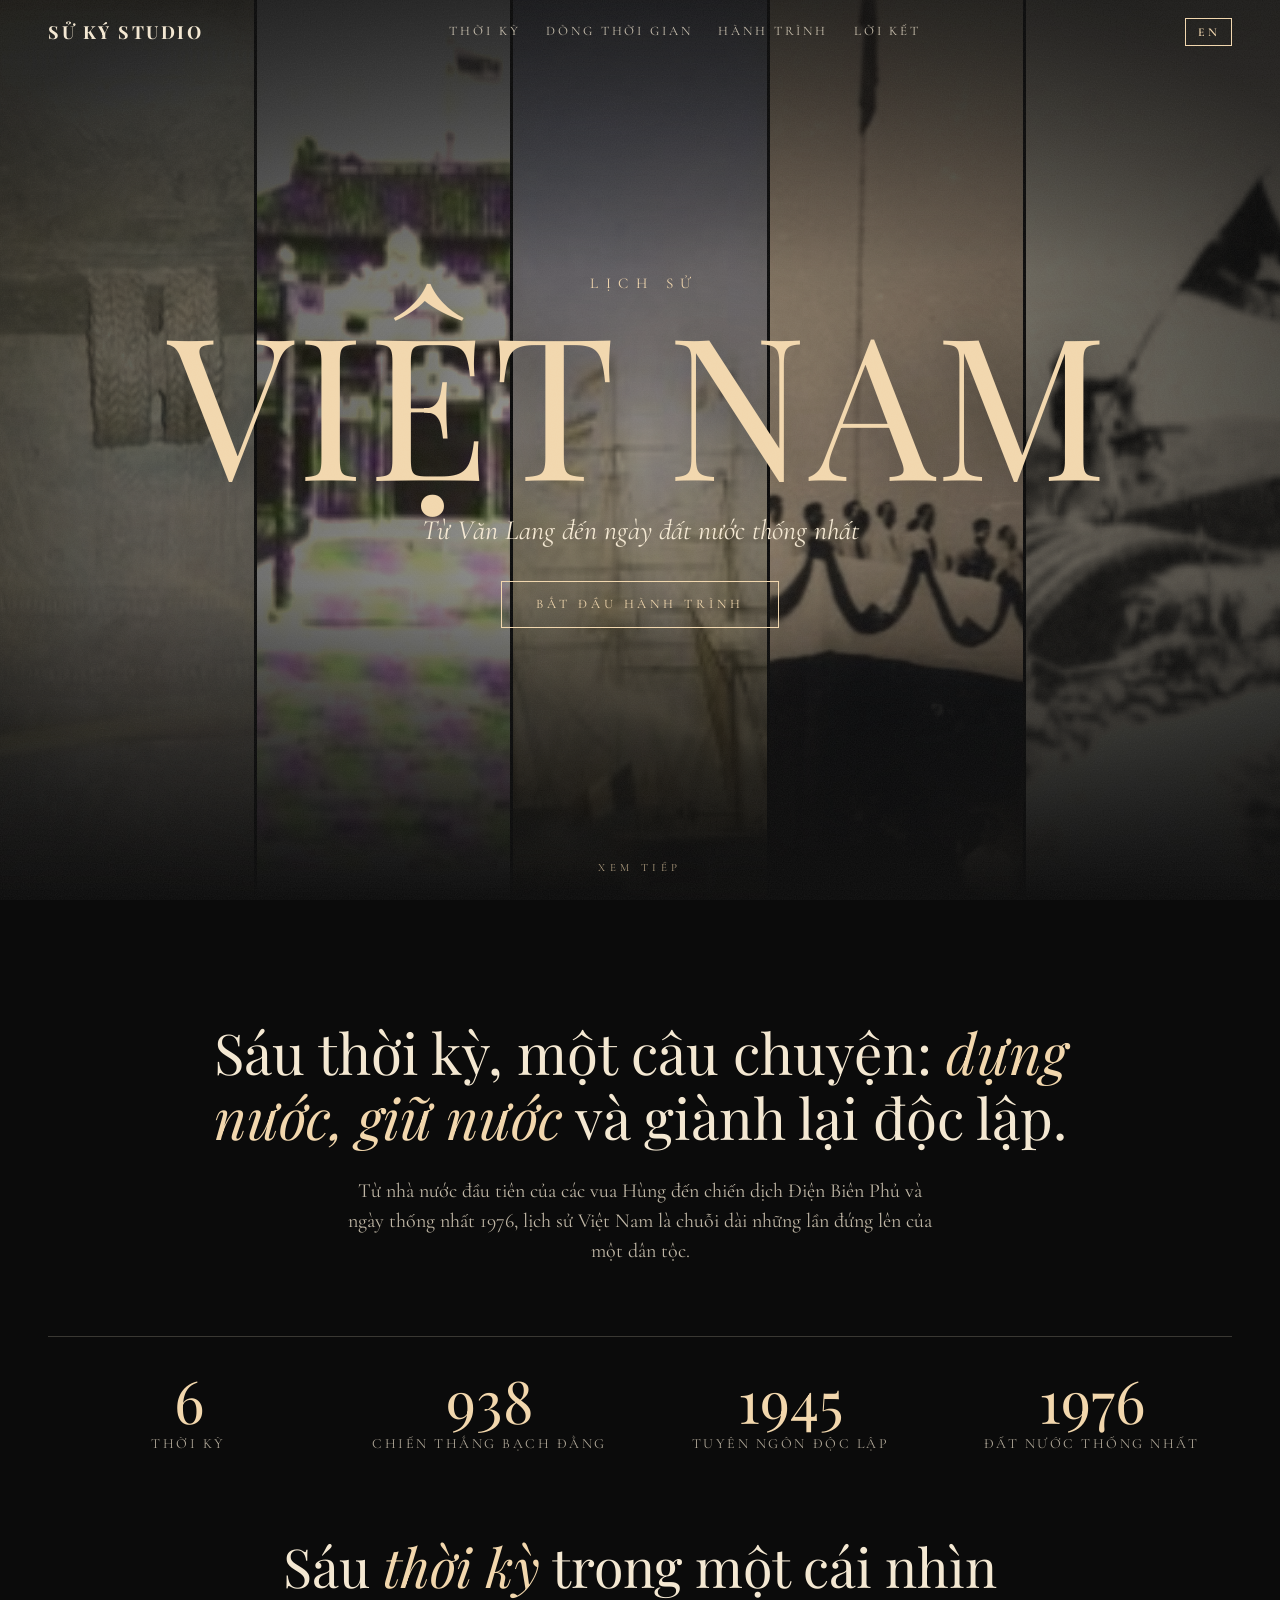
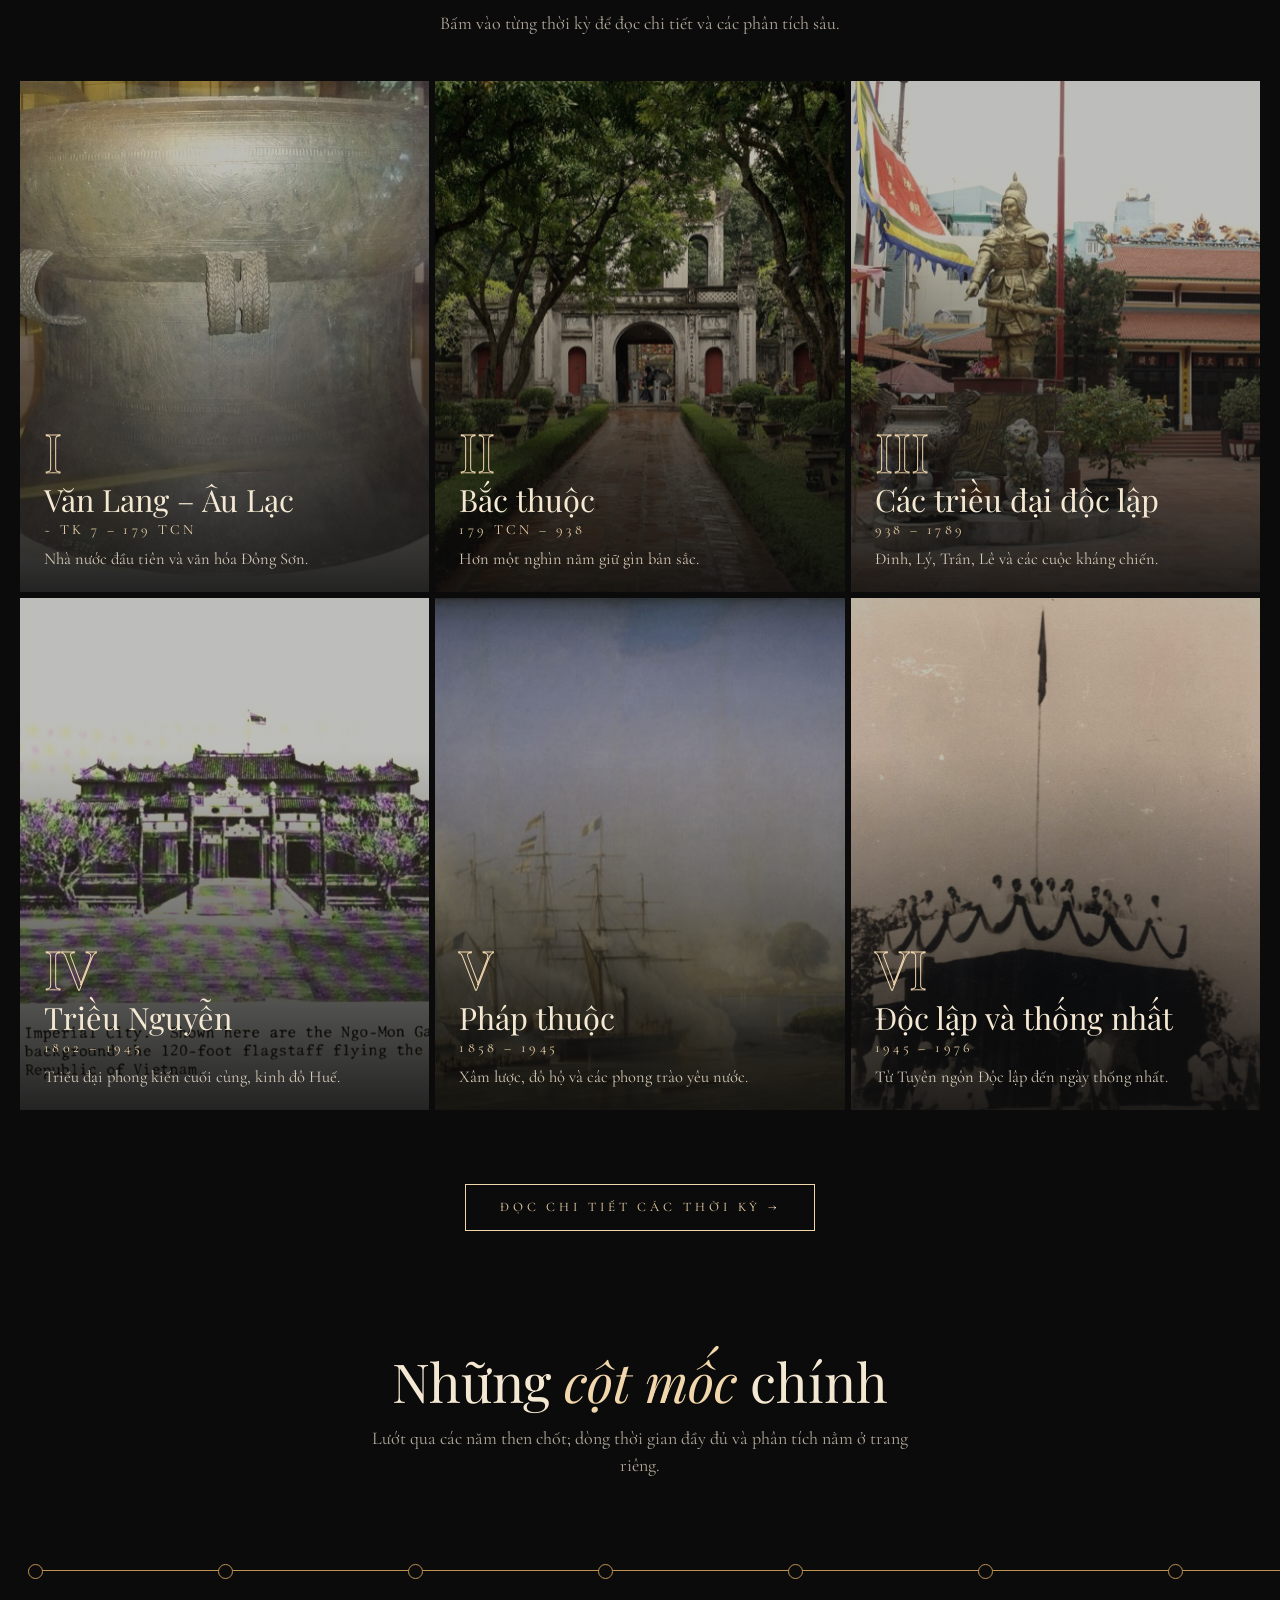
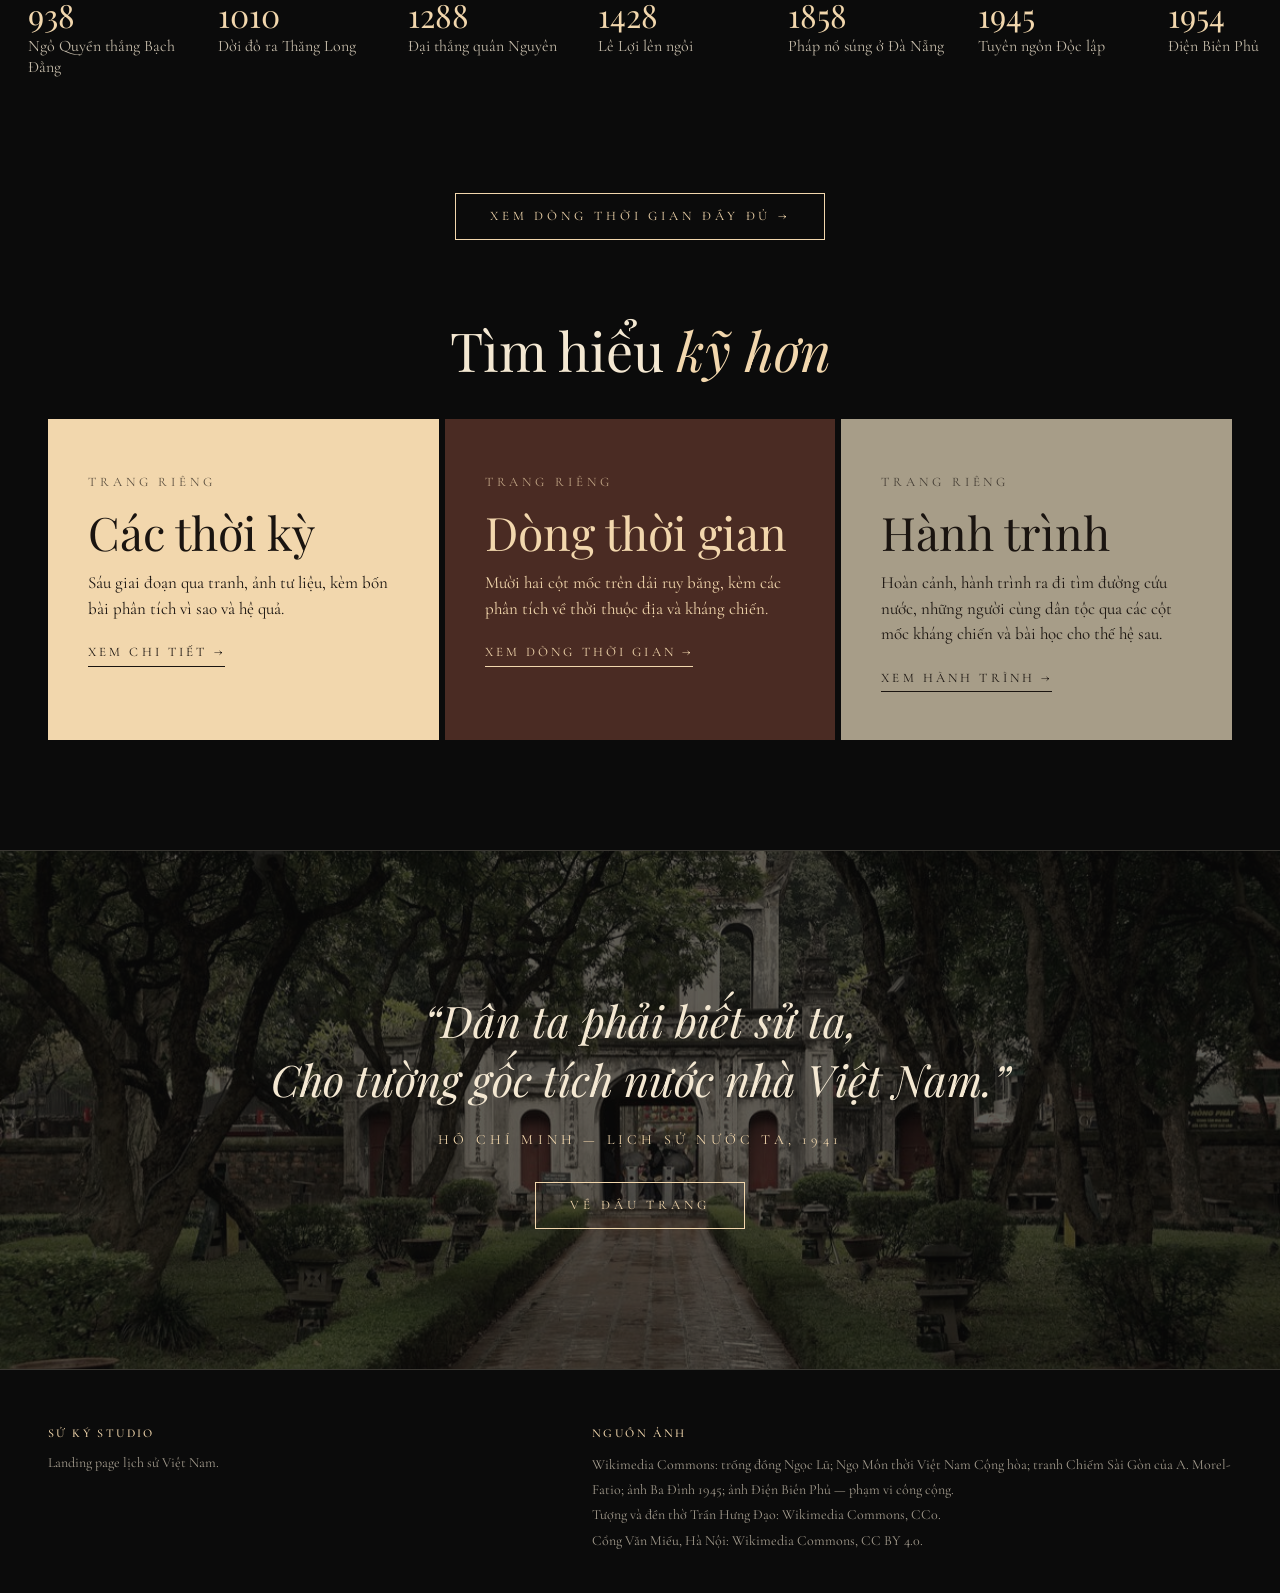
<file: index.html>
<!doctype html>
<html lang="vi">
<head>
<meta charset="utf-8">
<script>if(/(^|\/)(index)?\.html$|\.html$/.test(location.pathname)&&history.replaceState){history.replaceState(null,"",location.pathname.replace(/index\.html$/,"").replace(/\.html$/,"")+location.search+location.hash);}</script>
<meta name="viewport" content="width=device-width, initial-scale=1">
<title>Lịch sử Việt Nam — Từ Văn Lang đến ngày thống nhất</title>
<meta name="description" content="Landing page về lịch sử Việt Nam: sáu thời kỳ, từ Văn Lang – Âu Lạc đến ngày đất nước thống nhất năm 1976.">
<meta name="google-site-verification" content="dJ8LhRyY584-VPZc34FrXTeUAK0gATI8ypgwYfeLLTc" />
<!-- Google tag (gtag.js) -->
<script async src="https://www.googletagmanager.com/gtag/js?id=G-LW1F28HH2S"></script>
<script>
  window.dataLayer = window.dataLayer || [];
  function gtag(){dataLayer.push(arguments);}
  gtag('js', new Date());
  gtag('config', 'G-LW1F28HH2S');
</script>
<link rel="icon" href="favicon.svg" type="image/svg+xml">
<link rel="icon" href="favicon.ico" sizes="48x48">
<link rel="apple-touch-icon" href="apple-touch-icon.png">
<meta name="theme-color" content="#0b0b0b">
<link rel="preconnect" href="https://fonts.googleapis.com">
<link rel="preconnect" href="https://fonts.gstatic.com" crossorigin>
<link href="https://fonts.googleapis.com/css2?family=Cormorant+Garamond:ital,wght@0,400;0,500;0,600;1,400;1,500&family=Playfair+Display:ital,wght@0,400;0,500;0,700;1,400;1,500&display=swap" rel="stylesheet">
<style>
  :root {
    --black: #0b0b0b;
    --ink: #1a1410;
    --peach: #f2d7ad;
    --cream: #f4e8d2;
    --gold: #c09452;
    --maroon: #8a3126;
    --line: rgba(244,232,210,.2);
    --display: "Playfair Display", Georgia, serif;
    --serif: "Cormorant Garamond", Georgia, serif;
  }
  * { box-sizing: border-box; margin: 0; padding: 0; }
  html { scroll-behavior: smooth; scroll-padding-top: 64px; }
  body { background: var(--black); color: var(--cream); font-family: var(--serif); font-size: 18px; line-height: 1.5; -webkit-font-smoothing: antialiased; }
  body::after {
    content: ""; position: fixed; inset: 0; z-index: 60; pointer-events: none; opacity: .06;
    background-image: url("data:image/svg+xml;utf8,<svg xmlns='http://www.w3.org/2000/svg' width='200' height='200'><filter id='n'><feTurbulence type='fractalNoise' baseFrequency='.85' numOctaves='2' stitchTiles='stitch'/><feColorMatrix values='0 0 0 0 1  0 0 0 0 1  0 0 0 0 1  0 0 0 .9 0'/></filter><rect width='100%' height='100%' filter='url(%23n)'/></svg>");
  }
  img { display: block; width: 100%; height: 100%; object-fit: cover; }
  a { color: inherit; text-decoration: none; }
  .wrap { max-width: 1240px; margin: 0 auto; padding: 0 28px; }

  /* ---------- nav ---------- */
  header { position: fixed; top: 0; left: 0; right: 0; z-index: 50; transition: background .3s; }
  header.solid { background: rgba(11,11,11,.92);  border-bottom: 1px solid var(--line); }
  header .wrap { display: flex; justify-content: space-between; align-items: center; height: 64px; }
  .brand { font: 700 18px var(--display); letter-spacing: .14em; white-space: nowrap; }
  nav { display: flex; gap: 26px; font-size: 13px; letter-spacing: .22em; text-transform: uppercase; }
  nav a { opacity: .8; transition: opacity .2s, color .2s; }
  nav a:hover { opacity: 1; color: var(--peach); }

  .lang { margin-left: 18px; background: transparent; color: var(--peach); border: 1px solid var(--peach); padding: 6px 12px; font: 600 12px var(--serif); letter-spacing: .2em; cursor: pointer; transition: background .25s, color .25s; }
  .lang:hover { background: var(--peach); color: var(--ink); }

  /* ---------- hero ---------- */
  .hero { position: relative; min-height: 100vh; min-height: 100svh; display: flex; align-items: center; justify-content: center; overflow: hidden; text-align: center; }
  .strips { position: absolute; inset: -4% 0; display: grid; grid-template-columns: repeat(5, 1fr); gap: 3px; will-change: transform; }
  .strips div { overflow: hidden; }
  .strips img { filter: sepia(.35) saturate(1.2) contrast(1.05) brightness(1); transform: scale(1.12); }
  .hero::before { content: ""; position: absolute; inset: 0; z-index: 1; background: radial-gradient(ellipse at center, rgba(11,11,11,.35), rgba(11,11,11,.82) 88%), linear-gradient(180deg, rgba(11,11,11,.6), transparent 30%, transparent 65%, var(--black)); }
  .hero .in { position: relative; z-index: 2; padding: 0 20px; }
  .kicker { font-size: 15px; letter-spacing: .5em; text-transform: uppercase; color: var(--peach); margin-bottom: 14px; padding-left: .5em; }
  .title { font: 400 clamp(64px, 15.5vw, 230px)/.92 var(--display); letter-spacing: .02em; text-transform: uppercase; color: var(--peach); text-shadow: 0 6px 60px rgba(0,0,0,.6); }
  .sub { margin-top: 22px; font: italic 400 clamp(19px, 2.2vw, 28px) var(--serif); color: var(--cream); }
  .cta { display: inline-block; margin-top: 34px; padding: 13px 34px; border: 1px solid var(--peach); font-size: 13px; letter-spacing: .3em; text-transform: uppercase; color: var(--peach); transition: background .3s, color .3s; }
  .cta:hover { background: var(--peach); color: var(--ink); }
  .scroll { position: absolute; z-index: 2; bottom: 24px; left: 50%; transform: translateX(-50%); font-size: 11px; letter-spacing: .4em; text-transform: uppercase; color: var(--peach); opacity: .7; }

  /* ---------- intro ---------- */
  .intro { padding: 120px 0 80px; text-align: center; }
  .intro h2 { font: 400 clamp(32px, 4.4vw, 58px)/1.15 var(--display); max-width: 900px; margin: 0 auto; }
  .intro h2 em { color: var(--peach); }
  .intro p { max-width: 600px; margin: 26px auto 0; font-size: 20px; color: rgba(244,232,210,.78); }
  .stats { display: grid; grid-template-columns: repeat(4, 1fr); gap: 20px; margin-top: 70px; border-top: 1px solid var(--line); padding-top: 34px; }
  .stats b { display: block; font: 400 clamp(36px, 4.6vw, 60px)/1 var(--display); color: var(--peach); }
  .stats span { font-size: 14px; letter-spacing: .18em; text-transform: uppercase; opacity: .7; }

  /* ---------- era slides ---------- */
  .slide { display: grid; grid-template-columns: 1fr 1fr; min-height: 640px; margin-bottom: 6px; }
  .slide.flip .panel { order: 2; }
  .panel { padding: 64px 56px; display: flex; flex-direction: column; justify-content: center; }
  .panel.peach { background: var(--peach); color: var(--ink); }
  .panel.dark { background: #141110; }
  .num { font: 400 clamp(90px, 11vw, 150px)/.8 var(--display); color: transparent; -webkit-text-stroke: 1.2px currentColor; margin-bottom: 26px; letter-spacing: .02em; }
  .peach .num { -webkit-text-stroke-color: var(--ink); }
  .dark .num { -webkit-text-stroke-color: var(--peach); }
  .years { font-size: 14px; letter-spacing: .3em; text-transform: uppercase; opacity: .75; margin-bottom: 10px; }
  .panel h3 { font: 400 clamp(30px, 3.4vw, 46px)/1.1 var(--display); margin-bottom: 20px; }
  .panel p { font-size: 19px; line-height: 1.5; max-width: 480px; }
  .panel ul { list-style: none; margin-top: 22px; max-width: 480px; }
  .panel li { padding: 9px 0; border-top: 1px solid currentColor; border-top-color: rgba(128,128,128,.4); font-size: 17px; display: grid; grid-template-columns: 78px 1fr; gap: 10px; }
  .panel li b { font: italic 500 17px var(--display); color: var(--maroon); }
  .dark li b { color: var(--peach); }

  .mosaic { display: grid; gap: 6px; background: var(--black); }
  .mosaic figure { position: relative; overflow: hidden; }
  .mosaic img { transition: transform 1.4s ease, filter .6s; filter: saturate(1.05) contrast(1.04); }
  .mosaic figure:hover img { transform: scale(1.06); }
  .mosaic figcaption { position: absolute; left: 12px; bottom: 10px; right: 12px; font: italic 400 14px var(--serif); color: #fff; text-shadow: 0 1px 8px rgba(0,0,0,.9); }
  .mosaic.m1 { grid-template-columns: 1fr; }
  .mosaic.m2 { grid-template-columns: 1.3fr 1fr; grid-template-rows: 1fr 1fr; }
  .mosaic.m2 figure:first-child { grid-row: span 2; }
  .mosaic.m3 { grid-template-columns: 1fr 1fr; grid-template-rows: 1.2fr 1fr; }
  .mosaic.m3 figure:first-child { grid-column: span 2; }
  .mosaic.m4 { grid-template-columns: 1fr 1fr; grid-template-rows: 1fr 1fr; }

  .tiles { display: grid; grid-template-columns: 1fr 1fr; gap: 6px; background: var(--black); }
  .tile { background: #1b1613; padding: 32px 28px; display: flex; flex-direction: column; justify-content: flex-end; border-left: 2px solid var(--gold); transition: background .3s; }
  .tile:hover { background: #251c16; }
  .tile b { font: 400 clamp(44px, 5vw, 72px)/1 var(--display); color: var(--peach); }
  .tile h4 { font: 500 20px var(--display); margin: 8px 0 6px; }
  .tile span { font-size: 16px; opacity: .75; line-height: 1.4; }

  /* ---------- timeline ---------- */
  .timeline { padding: 110px 0 60px; }
  .timeline h2, .closing h2 { font: 400 clamp(34px, 4.6vw, 60px)/1.1 var(--display); text-align: center; }
  .timeline h2 em, .closing h2 em { color: var(--peach); }
  .rail { margin-top: 56px; overflow-x: auto; padding: 24px 28px 40px; scrollbar-width: thin; scrollbar-color: var(--gold) transparent; }
  .rail ol { list-style: none; display: flex; gap: 0; min-width: max-content; position: relative; }
  .rail ol::before { content: ""; position: absolute; left: 0; right: 0; top: 11px; height: 1px; background: var(--gold); }
  .rail li { width: 190px; padding-right: 22px; position: relative; padding-top: 34px; }
  .rail li::before { content: ""; position: absolute; top: 5px; left: 0; width: 13px; height: 13px; border-radius: 50%; background: var(--black); border: 1px solid var(--gold); transition: background .3s; }
  .rail li:hover::before { background: var(--peach); }
  .rail b { display: block; font: 400 32px var(--display); color: var(--peach); }
  .rail span { font-size: 16px; line-height: 1.35; display: block; opacity: .8; }

  .more { display: inline-block; margin-top: 24px; font-size: 13px; letter-spacing: .24em; text-transform: uppercase; border-bottom: 1px solid currentColor; padding-bottom: 3px; transition: opacity .2s; }
  .more:hover { opacity: .65; }
  .go { padding: 40px 0 110px; }
  .go .two { display: grid; grid-template-columns: repeat(3, 1fr); gap: 6px; }
  .go a.card { display: block; padding: 48px 40px; transition: transform .4s, background .3s; }
  .go a.card:hover { transform: translateY(-4px); }
  .go .card.peach { background: var(--peach); color: var(--ink); }
  .go .card.brown { background: #4a2b23; color: var(--peach); }
  .go .card.taupe { background: #a79d88; color: var(--ink); }
  .go .card small { font-size: 13px; letter-spacing: .3em; text-transform: uppercase; opacity: .7; }
  .go .card h3 { font: 400 clamp(30px, 3.6vw, 48px)/1.08 var(--display); margin: 14px 0 12px; }
  .go .card p { font-size: 17px; max-width: 420px; }
  .go .card span { display: inline-block; margin-top: 22px; font-size: 13px; letter-spacing: .24em; text-transform: uppercase; border-bottom: 1px solid currentColor; padding-bottom: 3px; }
  .go h2 { font: 400 clamp(32px, 4.2vw, 54px)/1.1 var(--display); text-align: center; margin-bottom: 40px; }
  .go h2 em { color: var(--peach); }
  @media (max-width: 900px) { .go .two { grid-template-columns: 1fr; } .go a.card { padding: 36px 24px; } }

  .eras { padding: 0 0 20px; }
  .eras h2, .overview-tl h2 { font: 400 clamp(32px, 4.2vw, 54px)/1.1 var(--display); text-align: center; margin-bottom: 14px; }
  .eras h2 em, .overview-tl h2 em { color: var(--peach); }
  .eras .lead, .overview-tl .lead { text-align: center; color: rgba(244,232,210,.72); max-width: 560px; margin: 0 auto 44px; }
  .eras .grid { display: grid; grid-template-columns: repeat(3, 1fr); gap: 6px; }
  .era { position: relative; display: block; aspect-ratio: 4 / 5; overflow: hidden; background: #141110; }
  .era img { filter: sepia(.25) saturate(1.05) brightness(.82); transition: transform 1.4s ease, filter .6s; }
  .era:hover img { transform: scale(1.07); filter: sepia(.1) saturate(1.1) brightness(.95); }
  .era::after { content: ""; position: absolute; inset: 0; background: linear-gradient(180deg, rgba(11,11,11,.1) 30%, rgba(11,11,11,.88)); }
  .era .in { position: absolute; z-index: 2; left: 24px; right: 24px; bottom: 22px; }
  .era .n { font: 400 54px/.9 var(--display); color: transparent; -webkit-text-stroke: 1px var(--peach); }
  .era h3 { font: 400 clamp(24px, 2.4vw, 32px)/1.1 var(--display); margin: 8px 0 2px; }
  .era .y { font-size: 14px; letter-spacing: .24em; text-transform: uppercase; color: var(--peach); }
  .era p { font-size: 16.5px; line-height: 1.35; margin-top: 8px; color: rgba(244,232,210,.85); }
  .center { text-align: center; padding: 40px 0 0; }
  .overview-tl { padding: 100px 0 40px; }
  @media (max-width: 900px) { .eras .grid { grid-template-columns: 1fr 1fr; } }
  @media (max-width: 520px) { .eras .grid { grid-template-columns: 1fr; } .era { aspect-ratio: 16 / 11; } }

  /* ---------- closing ---------- */
  .closing { position: relative; padding: 140px 0; text-align: center; overflow: hidden; border-top: 1px solid var(--line); }
  .closing .bg { position: absolute; inset: 0; opacity: .34; }
  .closing .bg img { filter: sepia(.35) grayscale(.2); }
  .closing .in { position: relative; }
  .quote { font: italic 400 clamp(26px, 3.4vw, 44px)/1.35 var(--display); max-width: 820px; margin: 0 auto; color: var(--cream); }
  .quote small { display: block; margin-top: 22px; font: 400 14px var(--serif); letter-spacing: .3em; text-transform: uppercase; color: var(--peach); }

  footer { padding: 54px 0 40px; border-top: 1px solid var(--line); font-size: 14px; color: rgba(244,232,210,.65); }
  footer .row { display: flex; justify-content: space-between; gap: 40px; flex-wrap: wrap; }
  footer b { color: var(--peach); font-weight: 500; letter-spacing: .2em; text-transform: uppercase; font-size: 12px; display: block; margin-bottom: 10px; }
  footer ul { list-style: none; line-height: 1.8; max-width: 640px; }
  footer a:hover { color: var(--peach); }

  .reveal { opacity: 0; transform: translateY(30px); transition: opacity 1s ease, transform 1s ease; }
  .reveal.on { opacity: 1; transform: none; }

  /* ---------- responsive ---------- */
  @media (max-width: 900px) {
    nav { display: none; }
    .slide, .slide.flip { grid-template-columns: 1fr; min-height: 0; }
    .slide.flip .panel { order: 0; }
    .panel { padding: 48px 24px; }
    .mosaic { min-height: 420px; }
    .tiles { min-height: 0; }
    .stats { grid-template-columns: 1fr 1fr; }
    .strips { grid-template-columns: repeat(3, 1fr); }
    .strips div:nth-child(n+4) { display: none; }
  }
  @media (max-width: 520px) {
    .wrap { padding: 0 18px; }
    .panel li { grid-template-columns: 62px 1fr; }
    .tiles { grid-template-columns: 1fr; }
  }
  @media (prefers-reduced-motion: reduce) { .reveal { opacity: 1; transform: none; transition: none; } html { scroll-behavior: auto; } }
  /* ---------- mobile menu ---------- */
  .burger { display: none; background: transparent; border: 1px solid var(--peach); width: 40px; height: 34px; padding: 0; margin-left: 10px; cursor: pointer; flex-direction: column; gap: 5px; align-items: center; justify-content: center; }
  .burger span { display: block; width: 18px; height: 1.5px; background: var(--peach); transition: transform .3s, opacity .3s; }
  header.open .burger span:nth-child(1) { transform: translateY(6.5px) rotate(45deg); }
  header.open .burger span:nth-child(2) { opacity: 0; }
  header.open .burger span:nth-child(3) { transform: translateY(-6.5px) rotate(-45deg); }
  @media (max-width: 900px) {
    .burger { display: flex; }
    header .lang { margin-left: auto; }
    header nav { display: flex !important; position: fixed; top: 64px; left: 0; right: 0; flex-direction: column; gap: 0; background: rgba(11,11,11,.98); border-bottom: 1px solid var(--line); padding: 6px 0 10px; opacity: 0; transform: translateY(-8px); pointer-events: none; transition: opacity .25s, transform .25s; }
    header.open nav { opacity: 1; transform: none; pointer-events: auto; }
    header.open { background: rgba(11,11,11,.98); }
    header nav a { padding: 16px 24px; font-size: 14px; border-bottom: 1px solid var(--line); opacity: 1; }
    header nav a:last-child { border-bottom: 0; }
  }
  /* ---------- mobile: menu always visible as a swipeable row (no button needed) ---------- */
  @media (max-width: 900px) {
    html { scroll-padding-top: 112px; }
    .burger { display: none !important; }
    header { background: rgba(11,11,11,.97) !important; border-bottom: 1px solid var(--line); }
    header .wrap { height: auto !important; flex-wrap: wrap; align-items: center; padding-top: 10px; padding-bottom: 0; }
    header .brand { font-size: 16px; }
    header .lang { margin-left: auto !important; }
    header nav { display: flex !important; position: static !important; order: 3; width: 100%; flex-direction: row !important; gap: 14px; overflow-x: auto; justify-content: space-between; padding: 10px 0 12px; margin-top: 8px; border-top: 1px solid var(--line); border-bottom: 0 !important; background: none !important; opacity: 1 !important; transform: none !important; pointer-events: auto !important; -webkit-overflow-scrolling: touch; scrollbar-width: none; }
    header nav::-webkit-scrollbar { display: none; }
    header nav a { white-space: nowrap; padding: 4px 0 !important; border: 0 !important; font-size: 11px; letter-spacing: .08em; opacity: 1; }
  }
</style>
</head>
<body>

<header id="top">
  <div class="wrap">
    <a data-i="0" href="#" class="brand">SỬ KÝ STUDIO</a>
    <nav>
      <a data-i="1" href="thoi-ky">Thời kỳ</a>
      <a data-i="2" href="dong-thoi-gian">Dòng thời gian</a>
      <a data-i="180" href="hanh-trinh">Hành trình</a>
      <a data-i="3" href="#loi-ket">Lời kết</a>
    </nav>
    <button class="lang" id="lang" type="button" aria-label="Switch language">EN</button>
    <button class="burger" id="burger" type="button" aria-label="Menu" aria-expanded="false"><span></span><span></span><span></span></button>
  </div>
</header>

<main>
  <section class="hero">
    <div class="strips" id="strips" aria-hidden="true">
      <div><img src="images/t/s-ngoclu.jpg" alt=""></div>
      <div><img src="images/t/s-ngomon.jpg" alt="" style="object-position: 50% 12%; transform: scale(1.5)"></div>
      <div><img src="images/t/s-saigon1859.jpg" alt="" style="object-position: 25% 80%"></div>
      <div><img src="images/t/s-badinh1945.jpg" alt=""></div>
      <div><img src="images/t/s-hero.jpg" alt="" style="object-position: 60% 50%"></div>
    </div>
    <div class="in">
      <div data-i="4" class="kicker">Lịch sử</div>
      <h1 data-i="5" class="title">Việt Nam</h1>
      <p data-i="6" class="sub">Từ Văn Lang đến ngày đất nước thống nhất</p>
      <a data-i="7" href="#thoi-ky" class="cta">Bắt đầu hành trình</a>
    </div>
    <div data-i="8" class="scroll">Xem tiếp</div>
  </section>

  <section class="intro">
    <div class="wrap reveal">
      <h2 data-i="9">Sáu thời kỳ, một câu chuyện: <em>dựng nước, giữ nước</em> và giành lại độc lập.</h2>
      <p data-i="10">Từ nhà nước đầu tiên của các vua Hùng đến chiến dịch Điện Biên Phủ và ngày thống nhất 1976, lịch sử Việt Nam là chuỗi dài những lần đứng lên của một dân tộc.</p>
      <div class="stats">
        <div><b>6</b><span data-i="11">thời kỳ</span></div>
        <div><b>938</b><span data-i="12">chiến thắng Bạch Đằng</span></div>
        <div><b>1945</b><span data-i="13">Tuyên ngôn Độc lập</span></div>
        <div><b>1976</b><span data-i="14">đất nước thống nhất</span></div>
      </div>
    </div>
  </section>

  <section class="eras wrap" id="thoi-ky">
    <div class="reveal">
      <h2 data-i="15">Sáu <em>thời kỳ</em> trong một cái nhìn</h2>
      <p data-i="16" class="lead">Bấm vào từng thời kỳ để đọc chi tiết và các phân tích sâu.</p>
      <div class="grid">
        <a class="era" href="thoi-ky#spread-a"><img src="images/t/ngoclu.jpg" alt="Trống đồng Ngọc Lũ" loading="lazy" style="object-position: 50% 40%"><div class="in"><div class="n">I</div><h3 data-i="17">Văn Lang – Âu Lạc</h3><div data-i="18" class="y">~ TK 7 – 179 TCN</div><p data-i="19">Nhà nước đầu tiên và văn hóa Đông Sơn.</p></div></a>
        <a class="era" href="thoi-ky#spread-a"><img src="images/t/vanmieu.jpg" alt="Văn Miếu" loading="lazy"><div class="in"><div class="n">II</div><h3 data-i="20">Bắc thuộc</h3><div data-i="21" class="y">179 TCN – 938</div><p data-i="22">Hơn một nghìn năm giữ gìn bản sắc.</p></div></a>
        <a class="era" href="thoi-ky#spread-a"><img src="images/t/tranhungdao.jpg" alt="Tượng Trần Hưng Đạo" loading="lazy" style="object-position: 38% 30%"><div class="in"><div class="n">III</div><h3 data-i="23">Các triều đại độc lập</h3><div class="y">938 – 1789</div><p data-i="24">Đinh, Lý, Trần, Lê và các cuộc kháng chiến.</p></div></a>
        <a class="era" href="thoi-ky#spread-b"><img src="images/t/ngomon.jpg" alt="Ngọ Môn, Huế" loading="lazy" style="object-position: 50% 30%"><div class="in"><div class="n">IV</div><h3 data-i="25">Triều Nguyễn</h3><div class="y">1802 – 1945</div><p data-i="26">Triều đại phong kiến cuối cùng, kinh đô Huế.</p></div></a>
        <a class="era" href="thoi-ky#spread-b"><img src="images/t/saigon1859.jpg" alt="Chiếm Sài Gòn 1859" loading="lazy" style="object-position: 28% 85%"><div class="in"><div class="n">V</div><h3 data-i="27">Pháp thuộc</h3><div class="y">1858 – 1945</div><p data-i="28">Xâm lược, đô hộ và các phong trào yêu nước.</p></div></a>
        <a class="era" href="thoi-ky#spread-b"><img src="images/t/badinh1945.jpg" alt="Ba Đình 2/9/1945" loading="lazy" style="object-position: 50% 25%"><div class="in"><div class="n">VI</div><h3 data-i="29">Độc lập và thống nhất</h3><div class="y">1945 – 1976</div><p data-i="30">Từ Tuyên ngôn Độc lập đến ngày thống nhất.</p></div></a>
      </div>
      <div class="center"><a data-i="31" class="cta" href="thoi-ky">Đọc chi tiết các thời kỳ →</a></div>
    </div>
  </section>

  <section class="overview-tl" id="dong-thoi-gian">
    <div class="wrap reveal">
      <h2 data-i="32">Những <em>cột mốc</em> chính</h2>
      <p data-i="33" class="lead">Lướt qua các năm then chốt; dòng thời gian đầy đủ và phân tích nằm ở trang riêng.</p>
    </div>
    <div class="rail reveal">
      <ol>
        <li><b>938</b><span data-i="34">Ngô Quyền thắng Bạch Đằng</span></li>
        <li><b>1010</b><span data-i="35">Dời đô ra Thăng Long</span></li>
        <li><b>1288</b><span data-i="36">Đại thắng quân Nguyên</span></li>
        <li><b>1428</b><span data-i="37">Lê Lợi lên ngôi</span></li>
        <li><b>1858</b><span data-i="38">Pháp nổ súng ở Đà Nẵng</span></li>
        <li><b>1945</b><span data-i="13">Tuyên ngôn Độc lập</span></li>
        <li><b>1954</b><span data-i="39">Điện Biên Phủ</span></li>
        <li><b>1976</b><span data-i="40">Đất nước thống nhất</span></li>
      </ol>
    </div>
    <div class="center"><a data-i="41" class="cta" href="dong-thoi-gian">Xem dòng thời gian đầy đủ →</a></div>
  </section>

  <section class="go" id="di-sau">
    <div class="wrap reveal">
      <h2 data-i="42">Tìm hiểu <em>kỹ hơn</em></h2>
      <div class="two">
        <a class="card peach" href="thoi-ky"><small data-i="43">Trang riêng</small><h3 data-i="44">Các thời kỳ</h3><p data-i="45">Sáu giai đoạn qua tranh, ảnh tư liệu, kèm bốn bài phân tích vì sao và hệ quả.</p><span data-i="46">Xem chi tiết →</span></a>
        <a class="card brown" href="dong-thoi-gian"><small data-i="43">Trang riêng</small><h3 data-i="2">Dòng thời gian</h3><p data-i="47">Mười hai cột mốc trên dải ruy băng, kèm các phân tích về thời thuộc địa và kháng chiến.</p><span data-i="48">Xem dòng thời gian →</span></a>
        <a class="card taupe" href="hanh-trinh"><small data-i="43">Trang riêng</small><h3 data-i="180">Hành trình</h3><p data-i="179">Hoàn cảnh, hành trình ra đi tìm đường cứu nước, những người cùng dân tộc qua các cột mốc kháng chiến và bài học cho thế hệ sau.</p><span data-i="178">Xem hành trình →</span></a>
      </div>
    </div>
  </section>

  <section class="closing" id="loi-ket">
    <div class="bg"><img src="images/vanmieu.jpg" alt="" loading="lazy" style="object-position: 50% 55%"></div>
    <div class="wrap in reveal">
      <blockquote data-i="49" class="quote">“Dân ta phải biết sử ta,<br>Cho tường gốc tích nước nhà Việt Nam.”<small>Hồ Chí Minh — Lịch sử nước ta, 1941</small></blockquote>
      <a data-i="50" href="#top" class="cta">Về đầu trang</a>
    </div>
  </section>
</main>

<footer>
  <div class="wrap row">
    <div data-i="51">
      <b>SỬ KÝ STUDIO</b>
      Landing page lịch sử Việt Nam.
    </div>
    <div>
      <b data-i="52">Nguồn ảnh</b>
      <ul>
        <li data-i="53">Wikimedia Commons: trống đồng Ngọc Lũ; Ngọ Môn thời Việt Nam Cộng hòa; tranh Chiếm Sài Gòn của A. Morel-Fatio; ảnh Ba Đình 1945; ảnh Điện Biên Phủ — phạm vi công cộng.</li>
        <li data-i="54">Tượng và đền thờ Trần Hưng Đạo: Wikimedia Commons, CC0.</li>
        <li data-i="55">Cổng Văn Miếu, Hà Nội: Wikimedia Commons, CC BY 4.0.</li>
      </ul>
    </div>
  </div>
</footer>

<script>
  const hdr = document.querySelector('header');
  const strips = document.getElementById('strips');
  const onScroll = () => {
    hdr.classList.toggle('solid', scrollY > 60);
    if (scrollY < innerHeight) strips.style.transform = `translateY(${scrollY * 0.18}px)`;
  };
  addEventListener('scroll', onScroll, { passive: true }); onScroll();

  const io = new IntersectionObserver(es => es.forEach(e => { if (e.isIntersecting) { e.target.classList.add('on'); io.unobserve(e.target); } }), { threshold: 0.12 });
  document.querySelectorAll('.reveal').forEach(el => io.observe(el));
</script>
<script>
(function () {
  var b = document.getElementById('burger'), h = document.querySelector('header');
  if (!b || !h) return;
  function set(o) { h.classList.toggle('open', o); b.setAttribute('aria-expanded', o ? 'true' : 'false'); }
  b.addEventListener('click', function (e) { e.preventDefault(); e.stopPropagation(); set(!h.classList.contains('open')); });
  var links = h.querySelectorAll('nav a');
  for (var i = 0; i < links.length; i++) links[i].addEventListener('click', function () { set(false); });
  document.addEventListener('click', function (e) { if (!h.contains(e.target)) set(false); });
  document.addEventListener('touchstart', function (e) { if (!h.contains(e.target)) set(false); }, { passive: true });
  document.addEventListener('keydown', function (e) { if (e.key === 'Escape') set(false); });
})();
</script>
<script src="lich-su-i18n.js?v=3"></script>
</body>
</html>
</file>
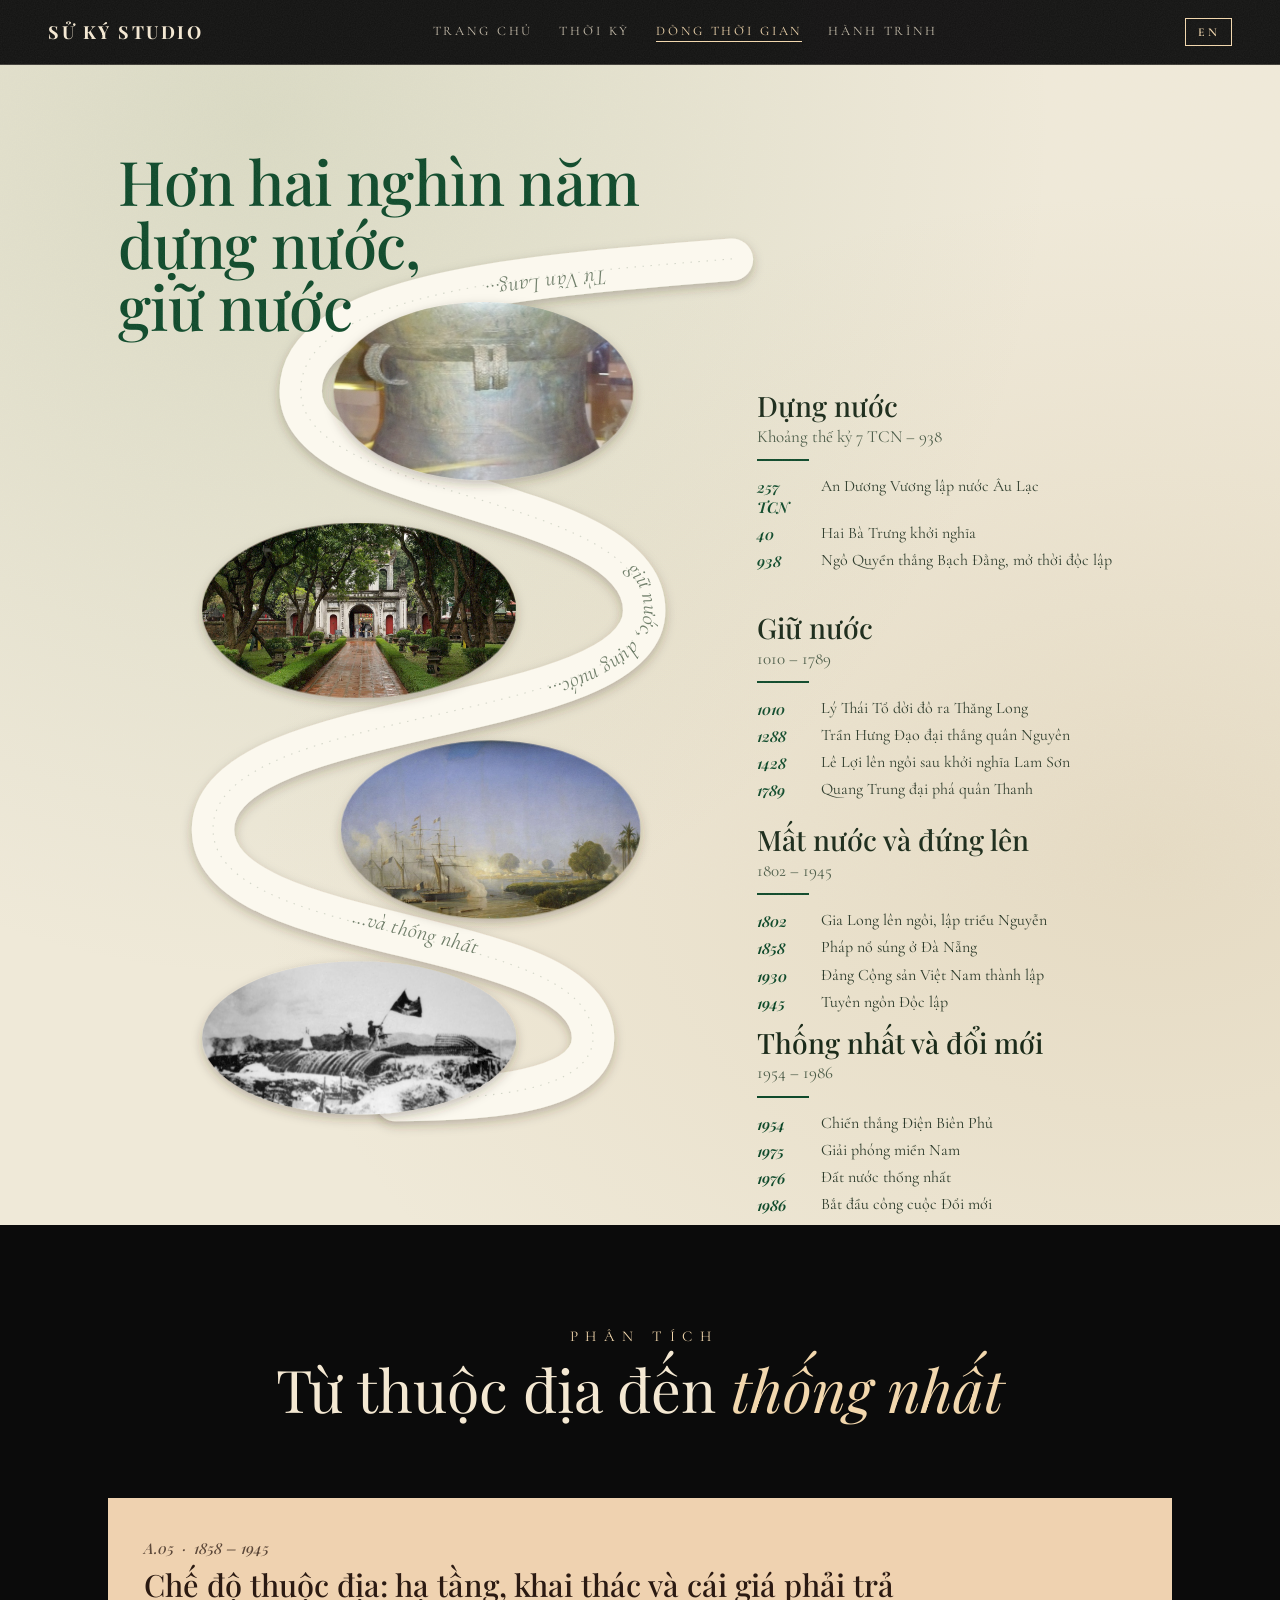
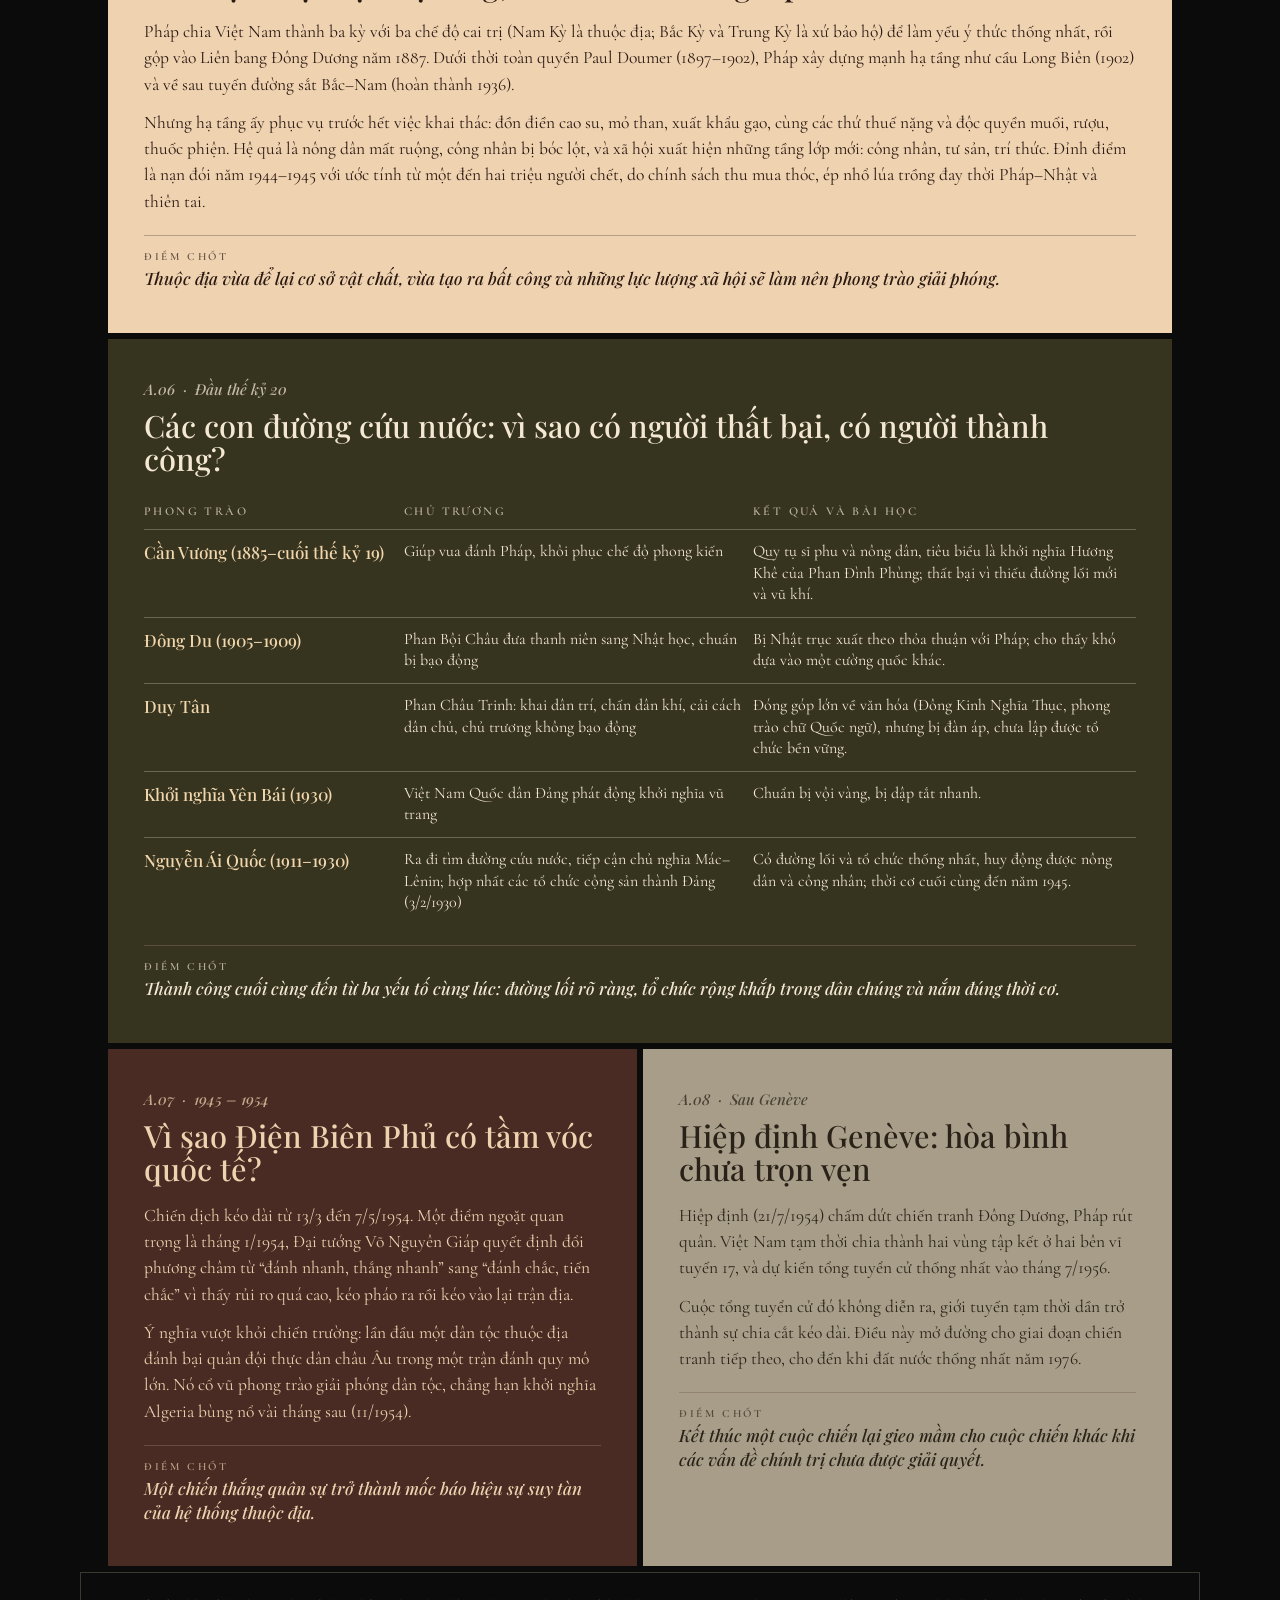
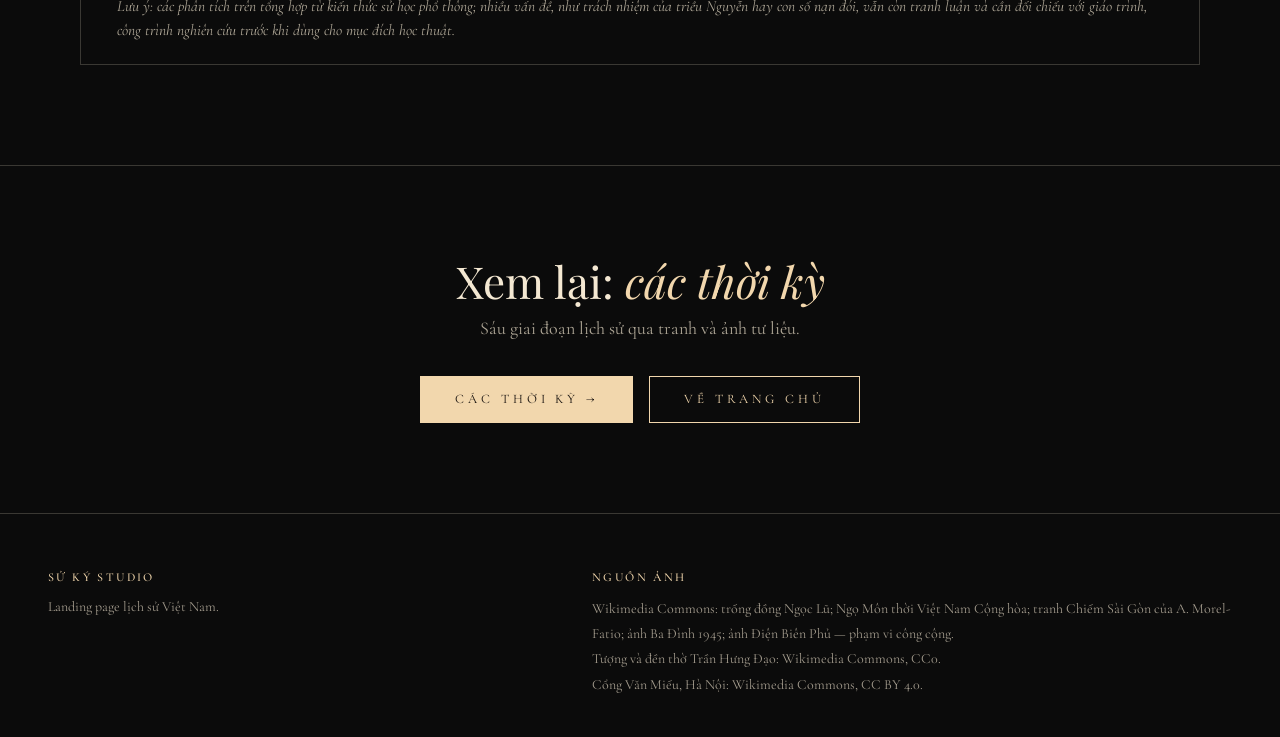
<file: dong-thoi-gian.html>
<!doctype html>
<html lang="vi">
<head>
<meta charset="utf-8">
<script>if(/(^|\/)(index)?\.html$|\.html$/.test(location.pathname)&&history.replaceState){history.replaceState(null,"",location.pathname.replace(/index\.html$/,"").replace(/\.html$/,"")+location.search+location.hash);}</script>
<meta name="viewport" content="width=device-width, initial-scale=1">
<title>Dòng thời gian — Lịch sử Việt Nam</title>
<meta name="description" content="Dòng thời gian lịch sử Việt Nam dạng ruy băng và phân tích thời cận đại.">
<!-- Google tag (gtag.js) -->
<script async src="https://www.googletagmanager.com/gtag/js?id=G-LW1F28HH2S"></script>
<script>
  window.dataLayer = window.dataLayer || [];
  function gtag(){dataLayer.push(arguments);}
  gtag('js', new Date());
  gtag('config', 'G-LW1F28HH2S');
</script>
<link rel="icon" href="favicon.svg" type="image/svg+xml">
<link rel="icon" href="favicon.ico" sizes="48x48">
<link rel="apple-touch-icon" href="apple-touch-icon.png">
<meta name="theme-color" content="#0b0b0b">
<link rel="preconnect" href="https://fonts.googleapis.com">
<link rel="preconnect" href="https://fonts.gstatic.com" crossorigin>
<link href="https://fonts.googleapis.com/css2?family=Cormorant+Garamond:ital,wght@0,400;0,500;0,600;1,400;1,500&family=Playfair+Display:ital,wght@0,400;0,500;0,700;1,400;1,500&display=swap" rel="stylesheet">
<style>
  :root {
    --black: #0b0b0b;
    --ink: #1a1410;
    --peach: #f2d7ad;
    --cream: #f4e8d2;
    --gold: #c09452;
    --maroon: #8a3126;
    --line: rgba(244,232,210,.2);
    --display: "Playfair Display", Georgia, serif;
    --serif: "Cormorant Garamond", Georgia, serif;
  }
  * { box-sizing: border-box; margin: 0; padding: 0; }
  html { scroll-behavior: smooth; scroll-padding-top: 64px; }
  body { background: var(--black); color: var(--cream); font-family: var(--serif); font-size: 18px; line-height: 1.5; -webkit-font-smoothing: antialiased; }
  body::after {
    content: ""; position: fixed; inset: 0; z-index: 60; pointer-events: none; opacity: .06;
    background-image: url("data:image/svg+xml;utf8,<svg xmlns='http://www.w3.org/2000/svg' width='200' height='200'><filter id='n'><feTurbulence type='fractalNoise' baseFrequency='.85' numOctaves='2' stitchTiles='stitch'/><feColorMatrix values='0 0 0 0 1  0 0 0 0 1  0 0 0 0 1  0 0 0 .9 0'/></filter><rect width='100%' height='100%' filter='url(%23n)'/></svg>");
  }
  img { display: block; width: 100%; height: 100%; object-fit: cover; }
  a { color: inherit; text-decoration: none; }
  .wrap { max-width: 1240px; margin: 0 auto; padding: 0 28px; }

  /* ---------- nav ---------- */
  header { position: fixed; top: 0; left: 0; right: 0; z-index: 50; transition: background .3s; }
  header.solid { background: rgba(11,11,11,.92);  border-bottom: 1px solid var(--line); }
  header .wrap { display: flex; justify-content: space-between; align-items: center; height: 64px; }
  .brand { font: 700 18px var(--display); letter-spacing: .14em; white-space: nowrap; }
  nav { display: flex; gap: 26px; font-size: 13px; letter-spacing: .22em; text-transform: uppercase; }
  nav a { opacity: .8; transition: opacity .2s, color .2s; }
  nav a:hover { opacity: 1; color: var(--peach); }

  .lang { margin-left: 18px; background: transparent; color: var(--peach); border: 1px solid var(--peach); padding: 6px 12px; font: 600 12px var(--serif); letter-spacing: .2em; cursor: pointer; transition: background .25s, color .25s; }
  .lang:hover { background: var(--peach); color: var(--ink); }

  /* ---------- hero ---------- */
  .hero { position: relative; min-height: 100vh; min-height: 100svh; display: flex; align-items: center; justify-content: center; overflow: hidden; text-align: center; }
  .strips { position: absolute; inset: -4% 0; display: grid; grid-template-columns: repeat(5, 1fr); gap: 3px; will-change: transform; }
  .strips div { overflow: hidden; }
  .strips img { filter: sepia(.35) saturate(1.2) contrast(1.05) brightness(1); transform: scale(1.12); }
  .hero::before { content: ""; position: absolute; inset: 0; z-index: 1; background: radial-gradient(ellipse at center, rgba(11,11,11,.35), rgba(11,11,11,.82) 88%), linear-gradient(180deg, rgba(11,11,11,.6), transparent 30%, transparent 65%, var(--black)); }
  .hero .in { position: relative; z-index: 2; padding: 0 20px; }
  .kicker { font-size: 15px; letter-spacing: .5em; text-transform: uppercase; color: var(--peach); margin-bottom: 14px; padding-left: .5em; }
  .title { font: 400 clamp(64px, 15.5vw, 230px)/.92 var(--display); letter-spacing: .02em; text-transform: uppercase; color: var(--peach); text-shadow: 0 6px 60px rgba(0,0,0,.6); }
  .sub { margin-top: 22px; font: italic 400 clamp(19px, 2.2vw, 28px) var(--serif); color: var(--cream); }
  .cta { display: inline-block; margin-top: 34px; padding: 13px 34px; border: 1px solid var(--peach); font-size: 13px; letter-spacing: .3em; text-transform: uppercase; color: var(--peach); transition: background .3s, color .3s; }
  .cta:hover { background: var(--peach); color: var(--ink); }
  .scroll { position: absolute; z-index: 2; bottom: 24px; left: 50%; transform: translateX(-50%); font-size: 11px; letter-spacing: .4em; text-transform: uppercase; color: var(--peach); opacity: .7; }

  /* ---------- intro ---------- */
  .intro { padding: 120px 0 80px; text-align: center; }
  .intro h2 { font: 400 clamp(32px, 4.4vw, 58px)/1.15 var(--display); max-width: 900px; margin: 0 auto; }
  .intro h2 em { color: var(--peach); }
  .intro p { max-width: 600px; margin: 26px auto 0; font-size: 20px; color: rgba(244,232,210,.78); }
  .stats { display: grid; grid-template-columns: repeat(4, 1fr); gap: 20px; margin-top: 70px; border-top: 1px solid var(--line); padding-top: 34px; }
  .stats b { display: block; font: 400 clamp(36px, 4.6vw, 60px)/1 var(--display); color: var(--peach); }
  .stats span { font-size: 14px; letter-spacing: .18em; text-transform: uppercase; opacity: .7; }

  /* ---------- section heading ---------- */
  .sec-head { text-align: center; padding: 100px 28px 56px; }
  @media (max-width: 640px) { .sec-head { padding-left: 18px; padding-right: 18px; } }
  .sec-head .kicker { margin-bottom: 10px; }
  .sec-head h2 { font: 400 clamp(34px, 4.6vw, 60px)/1.1 var(--display); }
  .sec-head h2 em { color: var(--peach); }

  /* ---------- brochure spreads (thời kỳ) ---------- */
  :root { --brown: #4a2b23; --olive: #36331f; --taupe: #a79d88; --paper: #efd2b0; }
  .spread { max-width: 1120px; margin: 0 auto 64px; display: grid; box-shadow: 0 30px 80px rgba(0,0,0,.6); background: var(--olive); }
  .spread.a { grid-template-columns: 1fr 1.12fr .95fr; }
  .spread.b { grid-template-columns: repeat(3, minmax(0, 1fr)); grid-template-rows: repeat(2, minmax(400px, auto)); }
  .spread.b .col { display: contents; }
  .spread.b .col:nth-child(1) > * { grid-column: 1; }
  .spread.b .col:nth-child(2) > * { grid-column: 2; }
  .spread.b .col:nth-child(3) > * { grid-column: 3; }
  .spread.b .col > :first-child { grid-row: 1; }
  .spread.b .col > :last-child { grid-row: 2; }
  .spread.b .c.img { min-height: 400px; }
  .spread.b .c.img img { position: absolute; inset: 0; }
  .spread.b .c.tx { overflow-wrap: anywhere; }
  .c { position: relative; overflow: hidden; }
  .c.img img { transition: transform 1.4s ease; }
  .c.img:hover img { transform: scale(1.05); }
  .c.img figcaption { position: absolute; left: 12px; bottom: 10px; right: 12px; font: italic 400 13px var(--serif); color: #fff; text-shadow: 0 1px 8px rgba(0,0,0,.9); }
  .c.tx { padding: 34px 30px 36px; display: flex; flex-direction: column; }
  .c.peach { background: var(--paper); color: #2b1a12; }
  .c.olive { background: var(--olive); color: var(--cream); }
  .c.brown { background: var(--brown); color: var(--paper); }
  .c.taupe { background: var(--taupe); color: #2a2218; }
  .c h3 { font: 500 clamp(26px, 2.6vw, 38px)/.98 var(--display); text-transform: uppercase; letter-spacing: .03em; margin-bottom: 6px; }
  .c h3 small { display: block; font-size: .6em; letter-spacing: .06em; margin-top: 4px; }
  .c .yr { font: italic 500 15px var(--display); opacity: .8; margin-bottom: 16px; }
  .c p { font-size: 16.5px; line-height: 1.45; text-align: justify; hyphens: auto; }
  .c ul { list-style: none; margin-top: 16px; }
  .c li { display: grid; grid-template-columns: 62px 1fr; gap: 8px; padding: 6px 0; border-top: 1px solid rgba(128,110,90,.45); font-size: 15.5px; line-height: 1.35; }
  .c li b { font: italic 500 15.5px var(--display); }
  .big-title { font: 500 clamp(40px, 5vw, 66px)/.95 var(--display); text-transform: uppercase; letter-spacing: .03em; }
  .big-title small { display: block; font-size: .32em; letter-spacing: .12em; margin-top: 14px; }
  .vert { position: absolute; z-index: 2; left: 14px; top: 14px; writing-mode: vertical-rl; transform: rotate(180deg); font: 500 clamp(28px, 3vw, 42px)/1 var(--display); text-transform: uppercase; letter-spacing: .05em; color: var(--paper); text-shadow: 0 2px 14px rgba(0,0,0,.6); }
  .shade::after { content: ""; position: absolute; inset: 0; background: linear-gradient(90deg, rgba(40,22,16,.65), transparent 55%); }
  .col { display: flex; flex-direction: column; min-height: 660px; }
  .col > .c { flex: 1 1 auto; }
  .col > .c.img { flex: 1 1 46%; min-height: 280px; }
  .col > .c.tx { flex: 1 1 54%; }
  .a .r1 { min-height: 300px; }

  /* ---------- timeline (ribbon) ---------- */
  .tl-sec { background: #efe9d8; color: #20321f; padding: 90px 0 110px; position: relative; overflow: hidden; }
  .tl-sec::before { content: ""; position: absolute; inset: 0; background: radial-gradient(ellipse at 20% 10%, rgba(140,160,120,.22), transparent 55%), radial-gradient(ellipse at 90% 70%, rgba(190,160,110,.2), transparent 55%); pointer-events: none; }
  .tl { position: relative; max-width: 1100px; margin: 0 auto; padding: 0 28px; display: grid; grid-template-columns: 1.55fr 1fr; gap: 10px; }
  .tl-art { position: relative; }
  .tl-art svg { width: 100%; height: auto; display: block; overflow: visible; }
  .tl-title { position: absolute; left: 0; top: 0; z-index: 2; font: 500 clamp(34px, 4.8vw, 62px)/1.02 var(--display); color: #0f4a2b; letter-spacing: -.01em; }
  .tl-brand { position: absolute; right: 28px; top: -52px; font: 800 28px var(--display); color: #0f4a2b; }
  .tl-text { position: relative; }
  .tl-b { position: absolute; left: 0; right: 0; transform: translateY(-50%); }
  .tl-b h4 { font: 500 clamp(22px, 2.2vw, 30px)/1.05 var(--display); color: #1b2b1a; }
  .tl-b .meta { font-size: 17px; color: #4a5a46; margin-top: 3px; }
  .tl-b .rule { display: block; width: 52px; height: 2px; background: #0f4a2b; margin: 10px 0 12px; }
  .tl-b li { list-style: none; display: grid; grid-template-columns: 56px 1fr; gap: 8px; font-size: 16px; line-height: 1.32; padding: 3px 0; color: #2c3a2a; }
  .tl-b li b { font: italic 600 15px var(--display); color: #0f4a2b; padding-top: 1px; }
  .tl-b .mimg { display: none; }
  .rib-txt { font: italic 400 30px var(--serif); fill: #6e7d68; letter-spacing: .02em; }


  /* ---------- phân tích sâu ---------- */
  .deep { padding: 20px 0 100px; }
  .deep .grid { max-width: 1120px; margin: 0 auto; padding: 0 28px; display: grid; grid-template-columns: 1fr 1fr; gap: 6px; }
  .an { padding: 40px 36px 42px; position: relative; }
  .an.peach { background: var(--paper); color: #2b1a12; }
  .an.olive { background: var(--olive); color: var(--cream); }
  .an.brown { background: var(--brown); color: var(--paper); }
  .an.taupe { background: var(--taupe); color: #2a2218; }
  .an .tag { font: italic 500 15px var(--display); opacity: .75; margin-bottom: 10px; }
  .an h3 { font: 500 clamp(24px, 2.4vw, 32px)/1.08 var(--display); margin-bottom: 18px; }
  .an p { font-size: 17.5px; line-height: 1.5; }
  .an p + p { margin-top: 12px; }
  .an .key { margin-top: 20px; padding-top: 14px; border-top: 1px solid currentColor; border-top-color: rgba(128,110,90,.5); font: italic 500 17px/1.4 var(--display); }
  .an .key b { font: 600 11px var(--serif); letter-spacing: .24em; text-transform: uppercase; display: block; margin-bottom: 4px; opacity: .7; font-style: normal; }
  .an.wide { grid-column: span 2; }
  .cmp { width: 100%; border-collapse: collapse; margin-top: 8px; font-size: 16px; }
  .cmp th, .cmp td { text-align: left; vertical-align: top; padding: 11px 12px 11px 0; border-top: 1px solid rgba(244,232,210,.28); line-height: 1.35; }
  .cmp th { font: 600 12px var(--serif); letter-spacing: .2em; text-transform: uppercase; opacity: .7; border-top: 0; }
  .cmp td:first-child { font: 500 17px var(--display); color: var(--peach); white-space: nowrap; padding-right: 20px; }
  .note { max-width: 1120px; margin: 6px auto 0; padding: 22px 36px; font-size: 15.5px; color: rgba(244,232,210,.7); font-style: italic; border: 1px solid var(--line); }

  /* ---------- closing ---------- */
  .closing { position: relative; padding: 140px 0; text-align: center; overflow: hidden; border-top: 1px solid var(--line); }
  .closing .bg { position: absolute; inset: 0; opacity: .22; }
  .closing .bg img { filter: sepia(.5) grayscale(.4); }
  .closing .in { position: relative; }
  .quote { font: italic 400 clamp(26px, 3.4vw, 44px)/1.35 var(--display); max-width: 820px; margin: 0 auto; color: var(--cream); }
  .quote small { display: block; margin-top: 22px; font: 400 14px var(--serif); letter-spacing: .3em; text-transform: uppercase; color: var(--peach); }

  footer { padding: 54px 0 40px; border-top: 1px solid var(--line); font-size: 14px; color: rgba(244,232,210,.65); }
  footer .row { display: flex; justify-content: space-between; gap: 40px; flex-wrap: wrap; }
  footer b { color: var(--peach); font-weight: 500; letter-spacing: .2em; text-transform: uppercase; font-size: 12px; display: block; margin-bottom: 10px; }
  footer ul { list-style: none; line-height: 1.8; max-width: 640px; }
  footer a:hover { color: var(--peach); }

  .reveal { opacity: 0; transform: translateY(30px); transition: opacity 1s ease, transform 1s ease; }
  .reveal.on { opacity: 1; transform: none; }

  /* ---------- responsive ---------- */
  @media (max-width: 900px) {
    nav { display: none; }
    .spread.a, .spread.b { grid-template-columns: 1fr; grid-template-rows: none; }
    .spread.b .col > * { grid-column: auto !important; grid-row: auto !important; }
    .spread.b .c.img { min-height: 280px; }
    .spread.a .c.img { min-height: 260px; }
    .col { min-height: 0; }
    .deep .grid { grid-template-columns: 1fr; padding: 0 12px; }
    .an.wide { grid-column: auto; }
    .an { padding: 32px 22px; }
    .cmp { display: block; overflow-x: auto; }
    .tl { grid-template-columns: 1fr; }
    .tl-art svg { display: none; }
    .tl-title { position: static; margin-bottom: 36px; }
    .tl-brand { display: none; }
    .tl-text { display: grid; gap: 40px; }
    .tl-b { position: static; transform: none; }
    .tl-b .mimg { display: block; width: 100%; aspect-ratio: 16 / 9; border-radius: 50% / 44%; overflow: hidden; margin-bottom: 18px; }
    .stats { grid-template-columns: 1fr 1fr; }
    .strips { grid-template-columns: repeat(3, 1fr); }
    .strips div:nth-child(n+4) { display: none; }
  }
  @media (max-width: 520px) {
    .wrap { padding: 0 18px; }
  }
  @media (prefers-reduced-motion: reduce) { .reveal { opacity: 1; transform: none; transition: none; } html { scroll-behavior: auto; } }

  /* ---------- sub pages ---------- */
  .ph { padding: 150px 0 72px; text-align: center; border-bottom: 1px solid var(--line); }
  .ph .kicker { margin-bottom: 12px; }
  .ph h1 { font: 400 clamp(54px, 11vw, 150px)/.95 var(--display); text-transform: uppercase; color: var(--peach); letter-spacing: .02em; }
  .ph p { max-width: 600px; margin: 22px auto 0; font: italic 400 clamp(19px, 2vw, 24px)/1.4 var(--serif); color: rgba(244,232,210,.85); }
  nav a.on { color: var(--peach); opacity: 1; border-bottom: 1px solid var(--peach); }
  .jump { padding: 90px 0; text-align: center; border-top: 1px solid var(--line); }
  .jump h2 { font: 400 clamp(28px, 3.6vw, 44px)/1.15 var(--display); margin-bottom: 8px; }
  .jump h2 em { color: var(--peach); }
  .jump p { color: rgba(244,232,210,.7); margin-bottom: 8px; }
  .jump .cta { margin: 26px 8px 0; }
  .jump .cta.solid { background: var(--peach); color: var(--ink); }
  /* menu luôn có nền tối để đọc được trên nền kem */
  header, header.solid { background: rgba(11,11,11,.96) !important; border-bottom: 1px solid var(--line); }
  /* ---------- mobile menu ---------- */
  .burger { display: none; background: transparent; border: 1px solid var(--peach); width: 40px; height: 34px; padding: 0; margin-left: 10px; cursor: pointer; flex-direction: column; gap: 5px; align-items: center; justify-content: center; }
  .burger span { display: block; width: 18px; height: 1.5px; background: var(--peach); transition: transform .3s, opacity .3s; }
  header.open .burger span:nth-child(1) { transform: translateY(6.5px) rotate(45deg); }
  header.open .burger span:nth-child(2) { opacity: 0; }
  header.open .burger span:nth-child(3) { transform: translateY(-6.5px) rotate(-45deg); }
  @media (max-width: 900px) {
    .burger { display: flex; }
    header .lang { margin-left: auto; }
    header nav { display: flex !important; position: fixed; top: 64px; left: 0; right: 0; flex-direction: column; gap: 0; background: rgba(11,11,11,.98); border-bottom: 1px solid var(--line); padding: 6px 0 10px; opacity: 0; transform: translateY(-8px); pointer-events: none; transition: opacity .25s, transform .25s; }
    header.open nav { opacity: 1; transform: none; pointer-events: auto; }
    header.open { background: rgba(11,11,11,.98); }
    header nav a { padding: 16px 24px; font-size: 14px; border-bottom: 1px solid var(--line); opacity: 1; }
    header nav a:last-child { border-bottom: 0; }
  }
  .deep .grid > .an { min-width: 0; }
  @media (max-width: 640px) {
    .cmp, .cmp tbody, .cmp tr, .cmp td { display: block; width: 100%; }
    .cmp thead { display: none; }
    .cmp tr { padding: 14px 0; border-top: 1px solid rgba(244,232,210,.28); }
    .cmp td { border: 0; padding: 3px 0; white-space: normal; }
  }
  /* ---------- mobile: menu always visible as a swipeable row (no button needed) ---------- */
  @media (max-width: 900px) {
    html { scroll-padding-top: 112px; }
    .burger { display: none !important; }
    header { background: rgba(11,11,11,.97) !important; border-bottom: 1px solid var(--line); }
    header .wrap { height: auto !important; flex-wrap: wrap; align-items: center; padding-top: 10px; padding-bottom: 0; }
    header .brand { font-size: 16px; }
    header .lang { margin-left: auto !important; }
    header nav { display: flex !important; position: static !important; order: 3; width: 100%; flex-direction: row !important; gap: 14px; overflow-x: auto; justify-content: space-between; padding: 10px 0 12px; margin-top: 8px; border-top: 1px solid var(--line); border-bottom: 0 !important; background: none !important; opacity: 1 !important; transform: none !important; pointer-events: auto !important; -webkit-overflow-scrolling: touch; scrollbar-width: none; }
    header nav::-webkit-scrollbar { display: none; }
    header nav a { white-space: nowrap; padding: 4px 0 !important; border: 0 !important; font-size: 11px; letter-spacing: .08em; opacity: 1; }
  }
</style>
</head>
<body>
<header class="solid">
  <div class="wrap">
    <a data-i="0" href="./" class="brand">SỬ KÝ STUDIO</a>
    <nav>
      <a data-i="56" href="./">Trang chủ</a>
      <a data-i="1" href="thoi-ky">Thời kỳ</a>
      <a data-i="2" href="dong-thoi-gian" class=on>Dòng thời gian</a>
      <a data-i="180" href="hanh-trinh">Hành trình</a>
    </nav>
    <button class="lang" id="lang" type="button" aria-label="Switch language">EN</button>
    <button class="burger" id="burger" type="button" aria-label="Menu" aria-expanded="false"><span></span><span></span><span></span></button>
  </div>
</header>

<main>
  <section class="tl-sec" id="dong-thoi-gian" style="padding-top:150px">
    <div class="tl">
      <div class="tl-art">
        <h2 data-i="117" class="tl-title reveal">Hơn hai nghìn năm<br>dựng nước,<br>giữ nước</h2>
        <svg viewBox="0 0 860 1320" role="img" aria-label="Dòng thời gian lịch sử Việt Nam dạng ruy băng">
          <defs>
            <clipPath id="c1"><ellipse cx="500" cy="330" rx="205" ry="122"/></clipPath>
            <clipPath id="c2"><ellipse cx="330" cy="630" rx="215" ry="120"/></clipPath>
            <clipPath id="c3"><ellipse cx="510" cy="930" rx="205" ry="122"/></clipPath>
            <clipPath id="c4"><ellipse cx="330" cy="1215" rx="215" ry="105"/></clipPath>
            <filter id="sh" x="-20%" y="-20%" width="140%" height="140%"><feDropShadow dx="0" dy="6" stdDeviation="7" flood-color="#3b3320" flood-opacity=".28"/></filter>
            <path id="rib" d="M 840 150 C 600 170 250 190 250 330 C 250 480 720 470 720 630 C 720 790 130 760 130 930 C 130 1090 650 1060 650 1215 C 650 1290 500 1300 380 1300"/>
          </defs>
          <use href="#rib" fill="none" stroke="#fbf8ee" stroke-width="58" stroke-linecap="round" filter="url(#sh)"/>
          <use href="#rib" fill="none" stroke="rgba(110,125,100,.28)" stroke-width="1.5" stroke-dasharray="2 9" transform="translate(0 -1)"/>
          <text class="rib-txt"><textPath data-i="118" href="#rib" startOffset="6%">Từ Văn Lang…</textPath></text>
          <text class="rib-txt"><textPath data-i="119" href="#rib" startOffset="41%">giữ nước, dựng nước…</textPath></text>
          <text class="rib-txt"><textPath data-i="120" href="#rib" startOffset="76%">…và thống nhất</textPath></text>

          <g filter="url(#sh)">
            <image href="images/ngoclu.jpg" x="295" y="208" width="410" height="244" clip-path="url(#c1)" preserveAspectRatio="xMidYMid slice"/>
            <image href="images/vanmieu.jpg" x="115" y="510" width="430" height="240" clip-path="url(#c2)" preserveAspectRatio="xMidYMid slice"/>
            <image href="images/saigon1859.jpg" x="305" y="808" width="410" height="244" clip-path="url(#c3)" preserveAspectRatio="xMidYMax slice"/>
            <image href="images/hero.jpg" x="115" y="1110" width="430" height="210" clip-path="url(#c4)" preserveAspectRatio="xMidYMid slice"/>
          </g>
        </svg>
      </div>

      <div class="tl-text">
        <article class="tl-b reveal" style="top:25%">
          <div class="mimg"><img src="images/ngoclu.jpg" alt=""></div>
          <h4 data-i="121">Dựng nước</h4><div data-i="122" class="meta">Khoảng thế kỷ 7 TCN – 938</div><span class="rule"></span>
          <ul>
            <li><b data-i="123">257 TCN</b><span data-i="124">An Dương Vương lập nước Âu Lạc</span></li>
            <li><b>40</b><span data-i="125">Hai Bà Trưng khởi nghĩa</span></li>
            <li><b>938</b><span data-i="126">Ngô Quyền thắng Bạch Đằng, mở thời độc lập</span></li>
          </ul>
        </article>
        <article class="tl-b reveal" style="top:48%">
          <div class="mimg"><img src="images/vanmieu.jpg" alt=""></div>
          <h4 data-i="127">Giữ nước</h4><div class="meta">1010 – 1789</div><span class="rule"></span>
          <ul>
            <li><b>1010</b><span data-i="128">Lý Thái Tổ dời đô ra Thăng Long</span></li>
            <li><b>1288</b><span data-i="129">Trần Hưng Đạo đại thắng quân Nguyên</span></li>
            <li><b>1428</b><span data-i="130">Lê Lợi lên ngôi sau khởi nghĩa Lam Sơn</span></li>
            <li><b>1789</b><span data-i="77">Quang Trung đại phá quân Thanh</span></li>
          </ul>
        </article>
        <article class="tl-b reveal" style="top:70%">
          <div class="mimg"><img src="images/saigon1859.jpg" alt="" style="object-position: 25% 85%"></div>
          <h4 data-i="131">Mất nước và đứng lên</h4><div class="meta">1802 – 1945</div><span class="rule"></span>
          <ul>
            <li><b>1802</b><span data-i="132">Gia Long lên ngôi, lập triều Nguyễn</span></li>
            <li><b>1858</b><span data-i="38">Pháp nổ súng ở Đà Nẵng</span></li>
            <li><b>1930</b><span data-i="133">Đảng Cộng sản Việt Nam thành lập</span></li>
            <li><b>1945</b><span data-i="13">Tuyên ngôn Độc lập</span></li>
          </ul>
        </article>
        <article class="tl-b reveal" style="top:91%">
          <div class="mimg"><img src="images/hero.jpg" alt=""></div>
          <h4 data-i="134">Thống nhất và đổi mới</h4><div class="meta">1954 – 1986</div><span class="rule"></span>
          <ul>
            <li><b>1954</b><span data-i="135">Chiến thắng Điện Biên Phủ</span></li>
            <li><b>1975</b><span data-i="136">Giải phóng miền Nam</span></li>
            <li><b>1976</b><span data-i="40">Đất nước thống nhất</span></li>
            <li><b>1986</b><span data-i="137">Bắt đầu công cuộc Đổi mới</span></li>
          </ul>
        </article>
      </div>
    </div>
  </section>

  <div class="sec-head wrap reveal" id="phan-tich">
    <div data-i="90" class="kicker">Phân tích</div>
    <h2 data-i="138">Từ thuộc địa đến <em>thống nhất</em></h2>
  </div>
  <section class="deep">
    <div class="grid">
      <article class="an peach wide reveal">
        <div data-i="139" class="tag">A.05 &nbsp;·&nbsp; 1858 – 1945</div>
        <h3 data-i="140">Chế độ thuộc địa: hạ tầng, khai thác và cái giá phải trả</h3>
        <p data-i="141">Pháp chia Việt Nam thành ba kỳ với ba chế độ cai trị (Nam Kỳ là thuộc địa; Bắc Kỳ và Trung Kỳ là xứ bảo hộ) để làm yếu ý thức thống nhất, rồi gộp vào Liên bang Đông Dương năm 1887. Dưới thời toàn quyền Paul Doumer (1897–1902), Pháp xây dựng mạnh hạ tầng như cầu Long Biên (1902) và về sau tuyến đường sắt Bắc–Nam (hoàn thành 1936).</p>
        <p data-i="142">Nhưng hạ tầng ấy phục vụ trước hết việc khai thác: đồn điền cao su, mỏ than, xuất khẩu gạo, cùng các thứ thuế nặng và độc quyền muối, rượu, thuốc phiện. Hệ quả là nông dân mất ruộng, công nhân bị bóc lột, và xã hội xuất hiện những tầng lớp mới: công nhân, tư sản, trí thức. Đỉnh điểm là nạn đói năm 1944–1945 với ước tính từ một đến hai triệu người chết, do chính sách thu mua thóc, ép nhổ lúa trồng đay thời Pháp–Nhật và thiên tai.</p>
        <div data-i="143" class="key"><b>Điểm chốt</b>Thuộc địa vừa để lại cơ sở vật chất, vừa tạo ra bất công và những lực lượng xã hội sẽ làm nên phong trào giải phóng.</div>
      </article>
      <article class="an olive wide reveal">
        <div data-i="144" class="tag">A.06 &nbsp;·&nbsp; Đầu thế kỷ 20</div>
        <h3 data-i="145">Các con đường cứu nước: vì sao có người thất bại, có người thành công?</h3>
        <table class="cmp">
          <thead><tr><th data-i="146">Phong trào</th><th data-i="147">Chủ trương</th><th data-i="148">Kết quả và bài học</th></tr></thead>
          <tbody>
            <tr><td data-i="149">Cần Vương (1885–cuối thế kỷ 19)</td><td data-i="150">Giúp vua đánh Pháp, khôi phục chế độ phong kiến</td><td data-i="151">Quy tụ sĩ phu và nông dân, tiêu biểu là khởi nghĩa Hương Khê của Phan Đình Phùng; thất bại vì thiếu đường lối mới và vũ khí.</td></tr>
            <tr><td data-i="152">Đông Du (1905–1909)</td><td data-i="153">Phan Bội Châu đưa thanh niên sang Nhật học, chuẩn bị bạo động</td><td data-i="154">Bị Nhật trục xuất theo thỏa thuận với Pháp; cho thấy khó dựa vào một cường quốc khác.</td></tr>
            <tr><td data-i="155">Duy Tân</td><td data-i="156">Phan Châu Trinh: khai dân trí, chấn dân khí, cải cách dân chủ, chủ trương không bạo động</td><td data-i="157">Đóng góp lớn về văn hóa (Đông Kinh Nghĩa Thục, phong trào chữ Quốc ngữ), nhưng bị đàn áp, chưa lập được tổ chức bền vững.</td></tr>
            <tr><td data-i="158">Khởi nghĩa Yên Bái (1930)</td><td data-i="159">Việt Nam Quốc dân Đảng phát động khởi nghĩa vũ trang</td><td data-i="160">Chuẩn bị vội vàng, bị dập tắt nhanh.</td></tr>
            <tr><td data-i="161">Nguyễn Ái Quốc (1911–1930)</td><td data-i="162">Ra đi tìm đường cứu nước, tiếp cận chủ nghĩa Mác–Lênin; hợp nhất các tổ chức cộng sản thành Đảng (3/2/1930)</td><td data-i="163">Có đường lối và tổ chức thống nhất, huy động được nông dân và công nhân; thời cơ cuối cùng đến năm 1945.</td></tr>
          </tbody>
        </table>
        <div data-i="164" class="key"><b>Điểm chốt</b>Thành công cuối cùng đến từ ba yếu tố cùng lúc: đường lối rõ ràng, tổ chức rộng khắp trong dân chúng và nắm đúng thời cơ.</div>
      </article>
      <article class="an brown reveal">
        <div data-i="165" class="tag">A.07 &nbsp;·&nbsp; 1945 – 1954</div>
        <h3 data-i="166">Vì sao Điện Biên Phủ có tầm vóc quốc tế?</h3>
        <p data-i="167">Chiến dịch kéo dài từ 13/3 đến 7/5/1954. Một điểm ngoặt quan trọng là tháng 1/1954, Đại tướng Võ Nguyên Giáp quyết định đổi phương châm từ “đánh nhanh, thắng nhanh” sang “đánh chắc, tiến chắc” vì thấy rủi ro quá cao, kéo pháo ra rồi kéo vào lại trận địa.</p>
        <p data-i="168">Ý nghĩa vượt khỏi chiến trường: lần đầu một dân tộc thuộc địa đánh bại quân đội thực dân châu Âu trong một trận đánh quy mô lớn. Nó cổ vũ phong trào giải phóng dân tộc, chẳng hạn khởi nghĩa Algeria bùng nổ vài tháng sau (11/1954).</p>
        <div data-i="169" class="key"><b>Điểm chốt</b>Một chiến thắng quân sự trở thành mốc báo hiệu sự suy tàn của hệ thống thuộc địa.</div>
      </article>
      <article class="an taupe reveal">
        <div data-i="170" class="tag">A.08 &nbsp;·&nbsp; Sau Genève</div>
        <h3 data-i="171">Hiệp định Genève: hòa bình chưa trọn vẹn</h3>
        <p data-i="172">Hiệp định (21/7/1954) chấm dứt chiến tranh Đông Dương, Pháp rút quân. Việt Nam tạm thời chia thành hai vùng tập kết ở hai bên vĩ tuyến 17, và dự kiến tổng tuyển cử thống nhất vào tháng 7/1956.</p>
        <p data-i="173">Cuộc tổng tuyển cử đó không diễn ra, giới tuyến tạm thời dần trở thành sự chia cắt kéo dài. Điều này mở đường cho giai đoạn chiến tranh tiếp theo, cho đến khi đất nước thống nhất năm 1976.</p>
        <div data-i="174" class="key"><b>Điểm chốt</b>Kết thúc một cuộc chiến lại gieo mầm cho cuộc chiến khác khi các vấn đề chính trị chưa được giải quyết.</div>
      </article>
    </div>
    <p data-i="112" class="note reveal">Lưu ý: các phân tích trên tổng hợp từ kiến thức sử học phổ thông; nhiều vấn đề, như trách nhiệm của triều Nguyễn hay con số nạn đói, vẫn còn tranh luận và cần đối chiếu với giáo trình, công trình nghiên cứu trước khi dùng cho mục đích học thuật.</p>
  </section>
  <section class="jump">
    <div class="wrap reveal">
      <h2 data-i="175">Xem lại: <em>các thời kỳ</em></h2>
      <p data-i="176">Sáu giai đoạn lịch sử qua tranh và ảnh tư liệu.</p>
      <a data-i="177" href="thoi-ky" class="cta solid">Các thời kỳ →</a><a data-i="116" href="./" class="cta">Về trang chủ</a>
    </div>
  </section>
</main>

<footer>
  <div class="wrap row">
    <div data-i="51">
      <b>SỬ KÝ STUDIO</b>
      Landing page lịch sử Việt Nam.
    </div>
    <div>
      <b data-i="52">Nguồn ảnh</b>
      <ul>
        <li data-i="53">Wikimedia Commons: trống đồng Ngọc Lũ; Ngọ Môn thời Việt Nam Cộng hòa; tranh Chiếm Sài Gòn của A. Morel-Fatio; ảnh Ba Đình 1945; ảnh Điện Biên Phủ — phạm vi công cộng.</li>
        <li data-i="54">Tượng và đền thờ Trần Hưng Đạo: Wikimedia Commons, CC0.</li>
        <li data-i="55">Cổng Văn Miếu, Hà Nội: Wikimedia Commons, CC BY 4.0.</li>
      </ul>
    </div>
  </div>
</footer>

<script>
  const hdr = document.querySelector('header');
  const onScroll = () => hdr.classList.toggle('solid', scrollY > 60);
  addEventListener('scroll', onScroll, { passive: true }); onScroll();
  const io = new IntersectionObserver(es => es.forEach(e => { if (e.isIntersecting) { e.target.classList.add('on'); io.unobserve(e.target); } }), { threshold: 0.12 });
  document.querySelectorAll('.reveal').forEach(el => io.observe(el));
</script>
<script>
(function () {
  var b = document.getElementById('burger'), h = document.querySelector('header');
  if (!b || !h) return;
  function set(o) { h.classList.toggle('open', o); b.setAttribute('aria-expanded', o ? 'true' : 'false'); }
  b.addEventListener('click', function (e) { e.preventDefault(); e.stopPropagation(); set(!h.classList.contains('open')); });
  var links = h.querySelectorAll('nav a');
  for (var i = 0; i < links.length; i++) links[i].addEventListener('click', function () { set(false); });
  document.addEventListener('click', function (e) { if (!h.contains(e.target)) set(false); });
  document.addEventListener('touchstart', function (e) { if (!h.contains(e.target)) set(false); }, { passive: true });
  document.addEventListener('keydown', function (e) { if (e.key === 'Escape') set(false); });
})();
</script>
<script src="lich-su-i18n.js?v=3"></script>
</body>
</html>
</file>
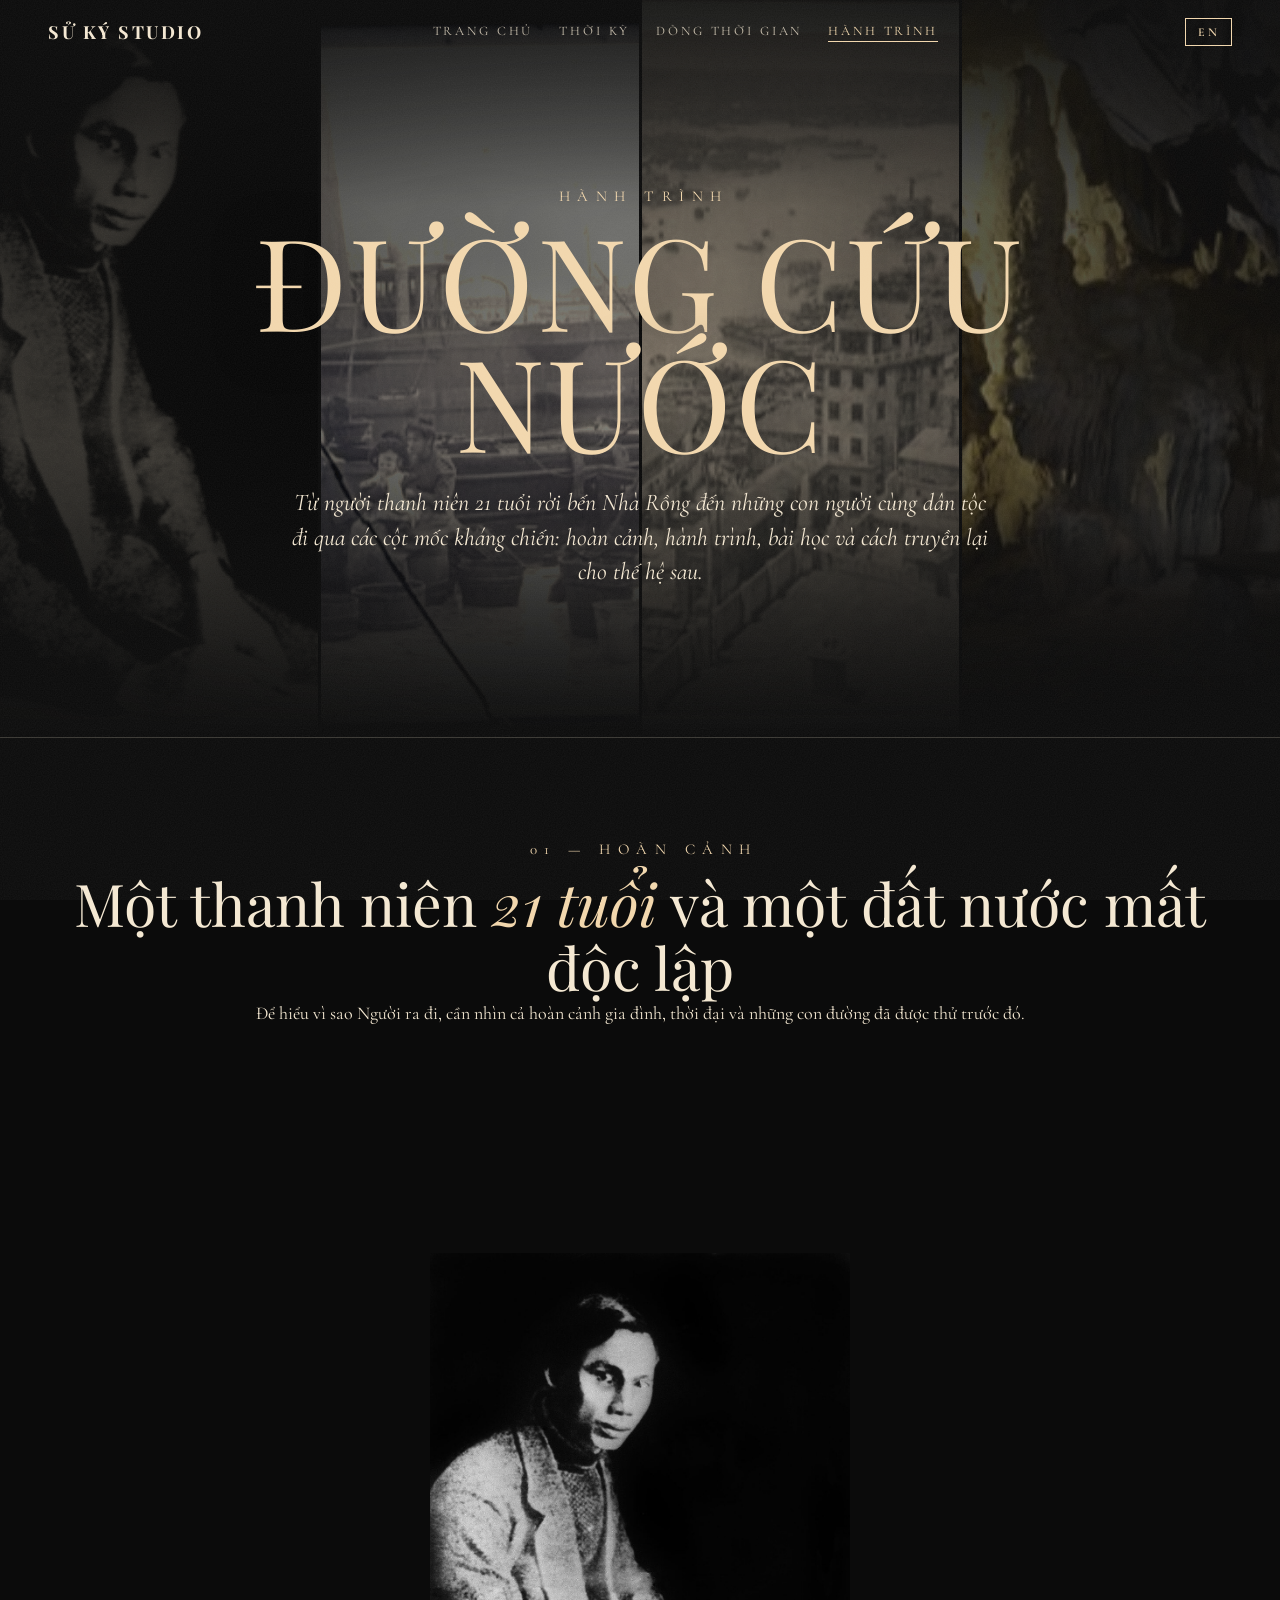
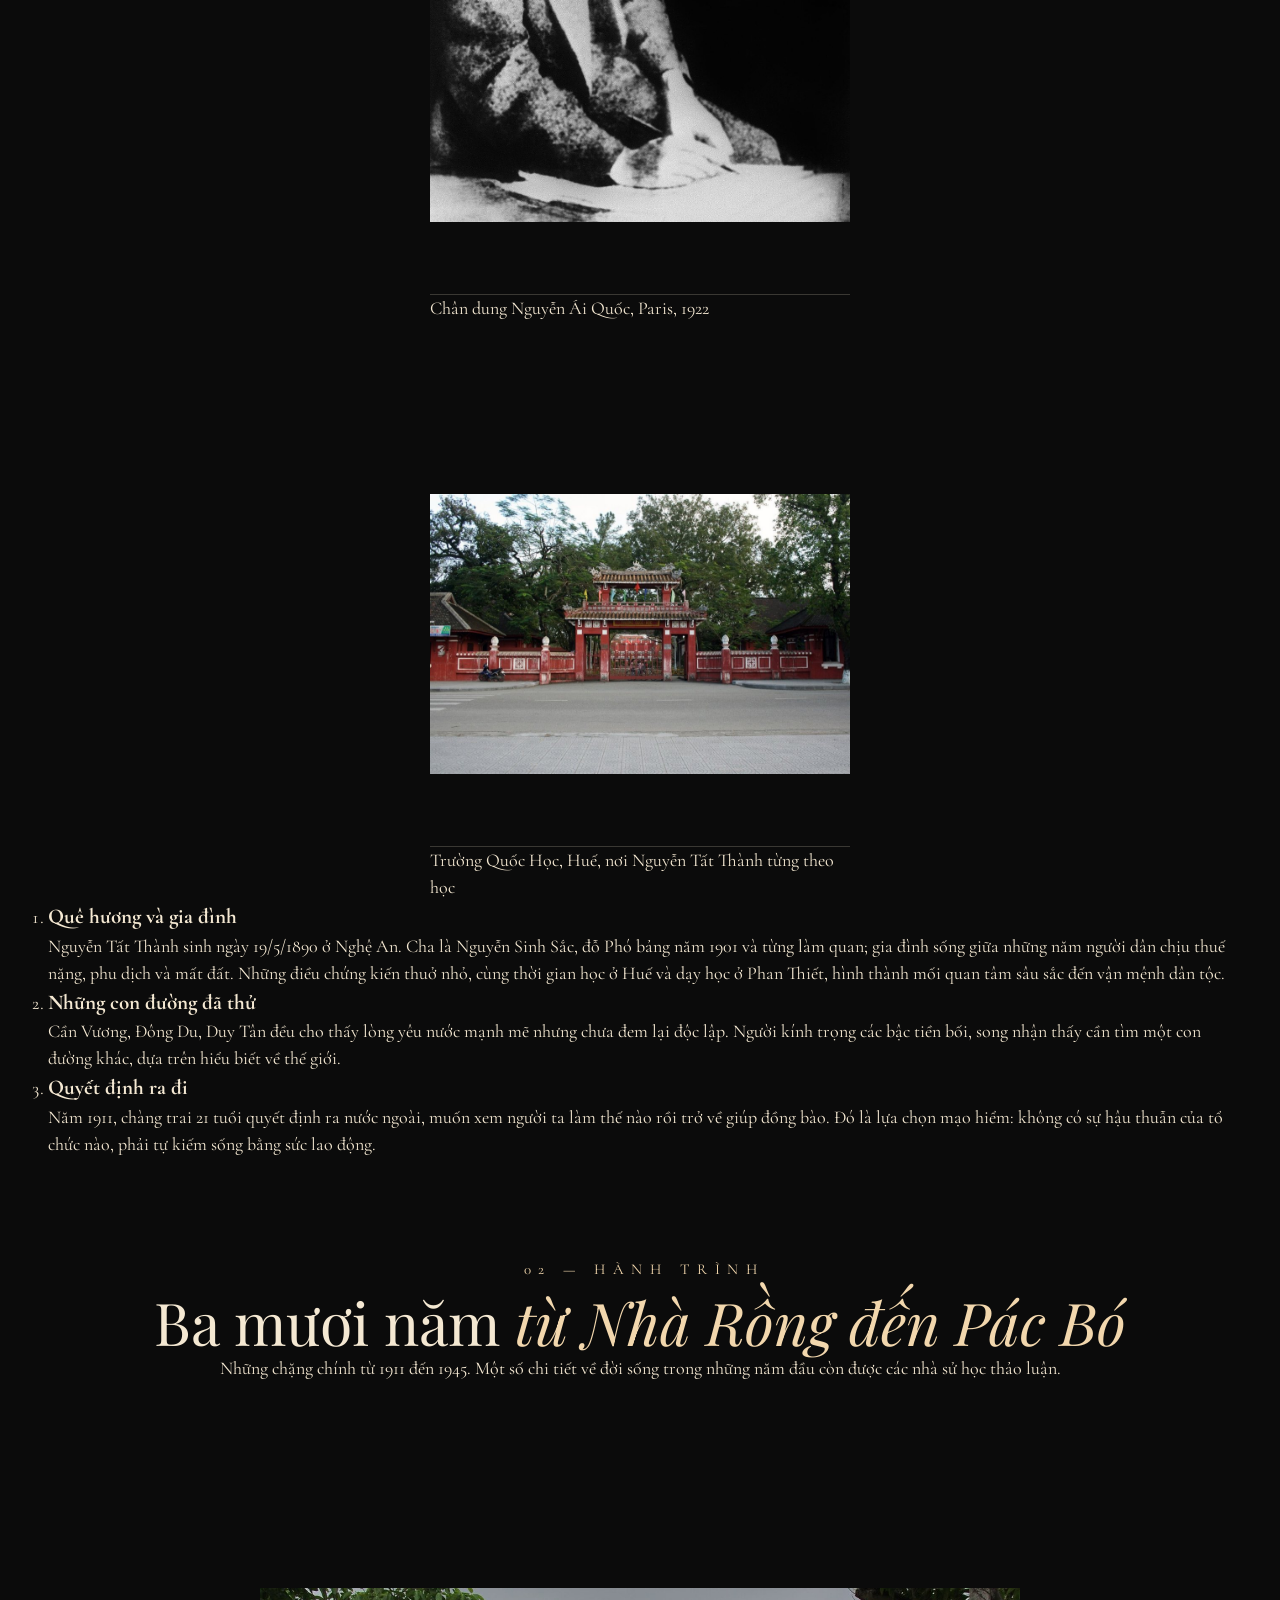
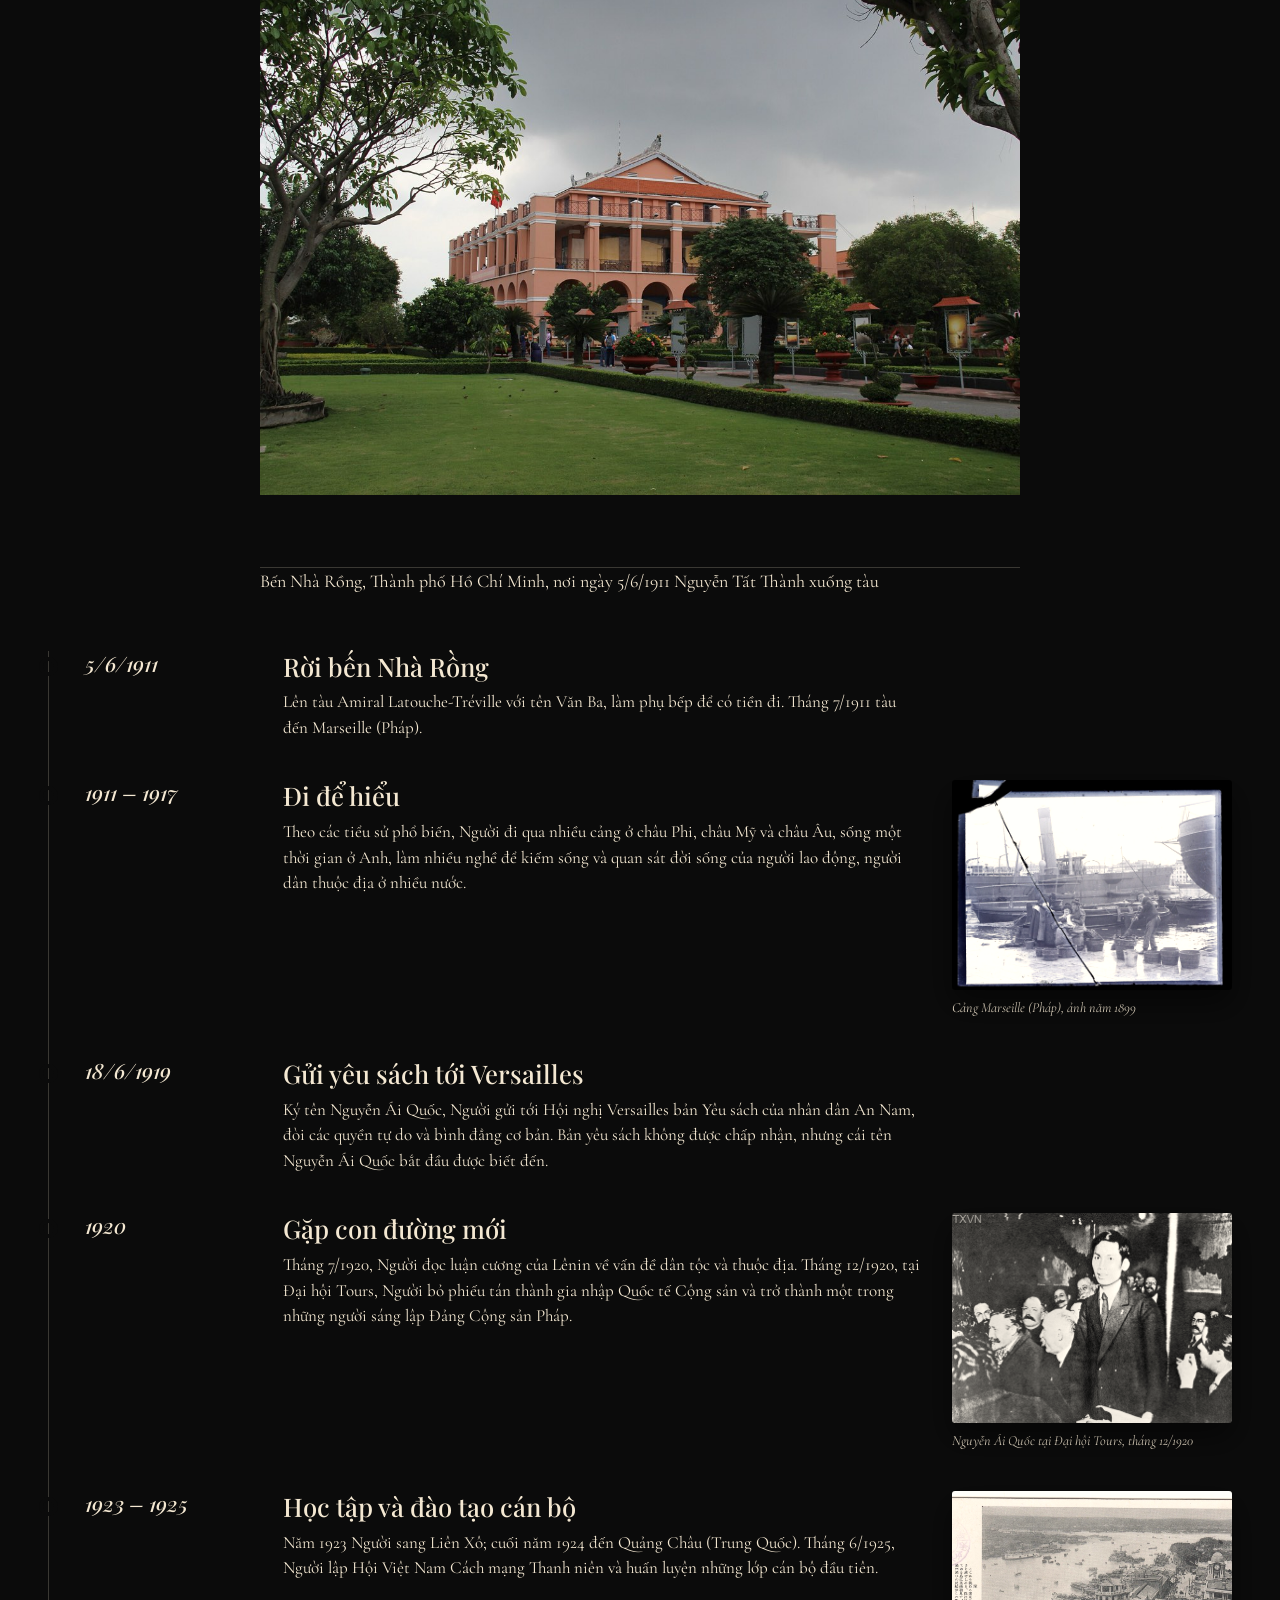
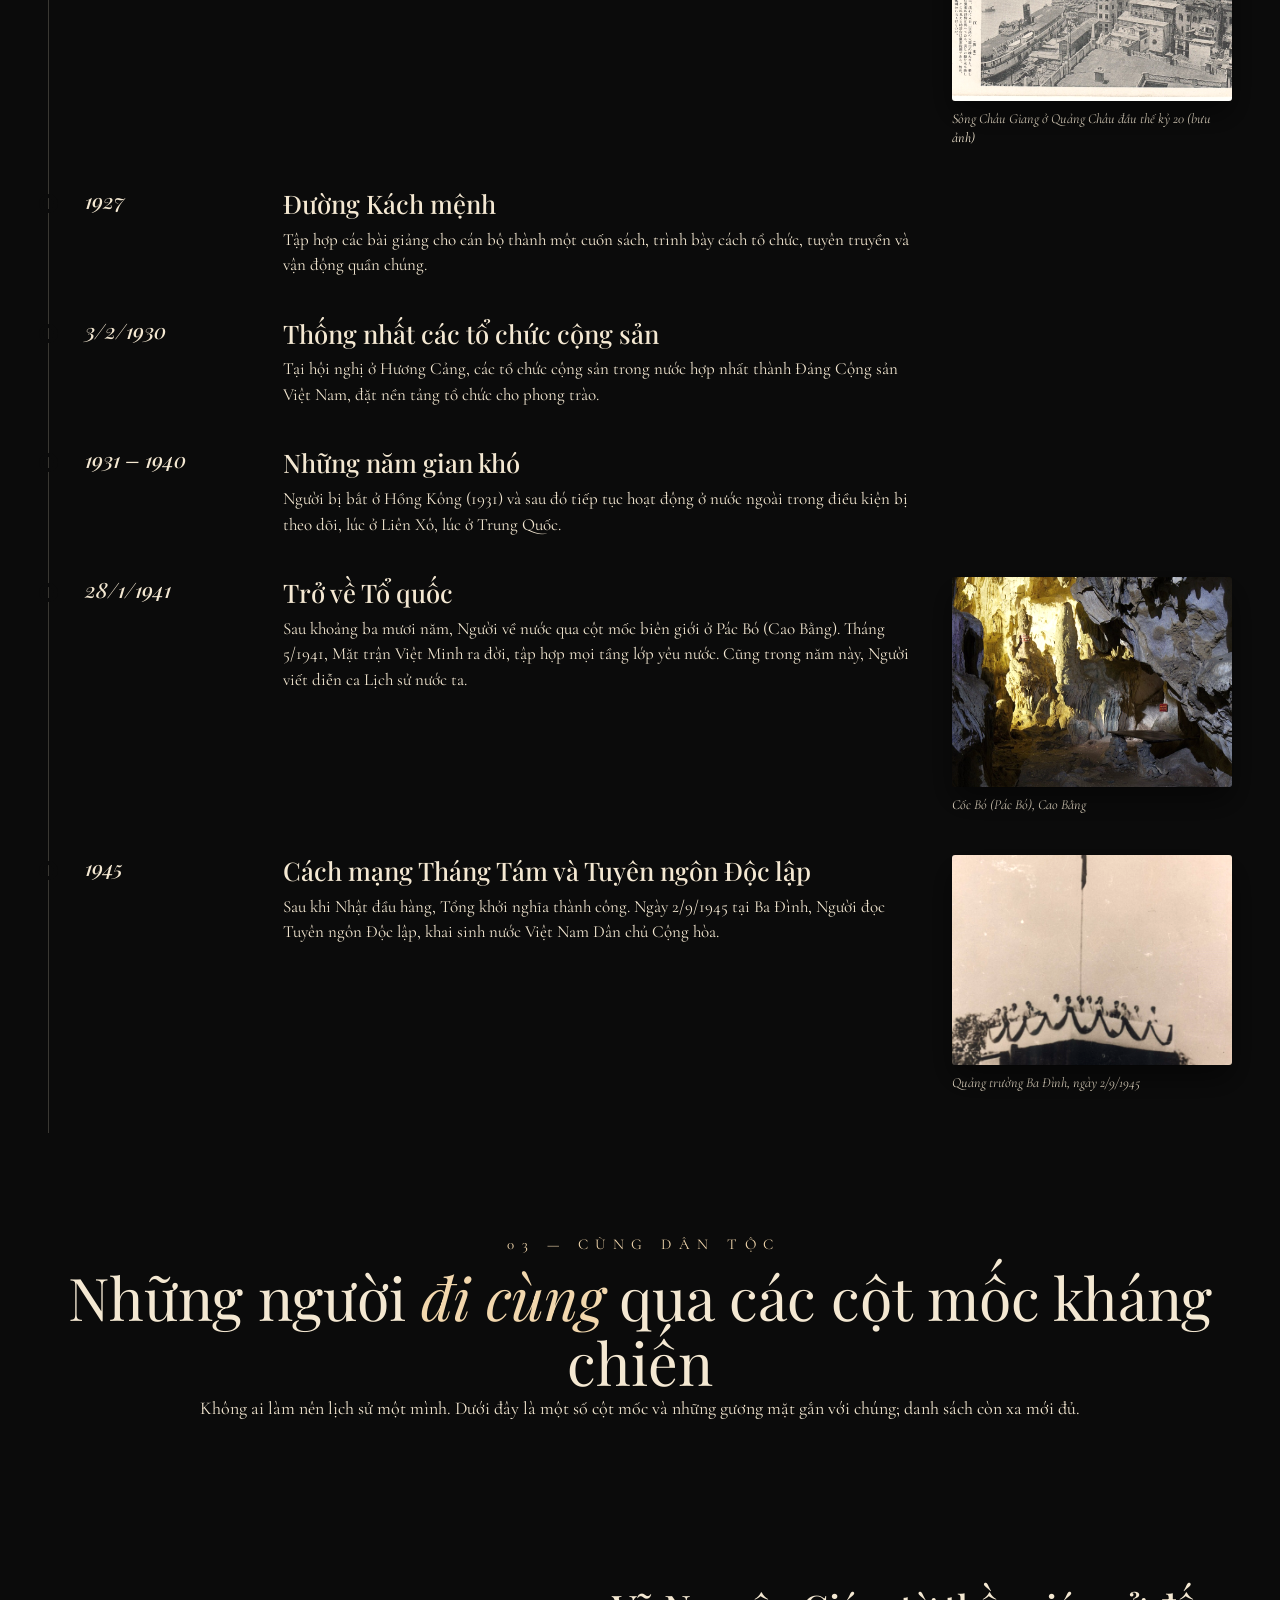
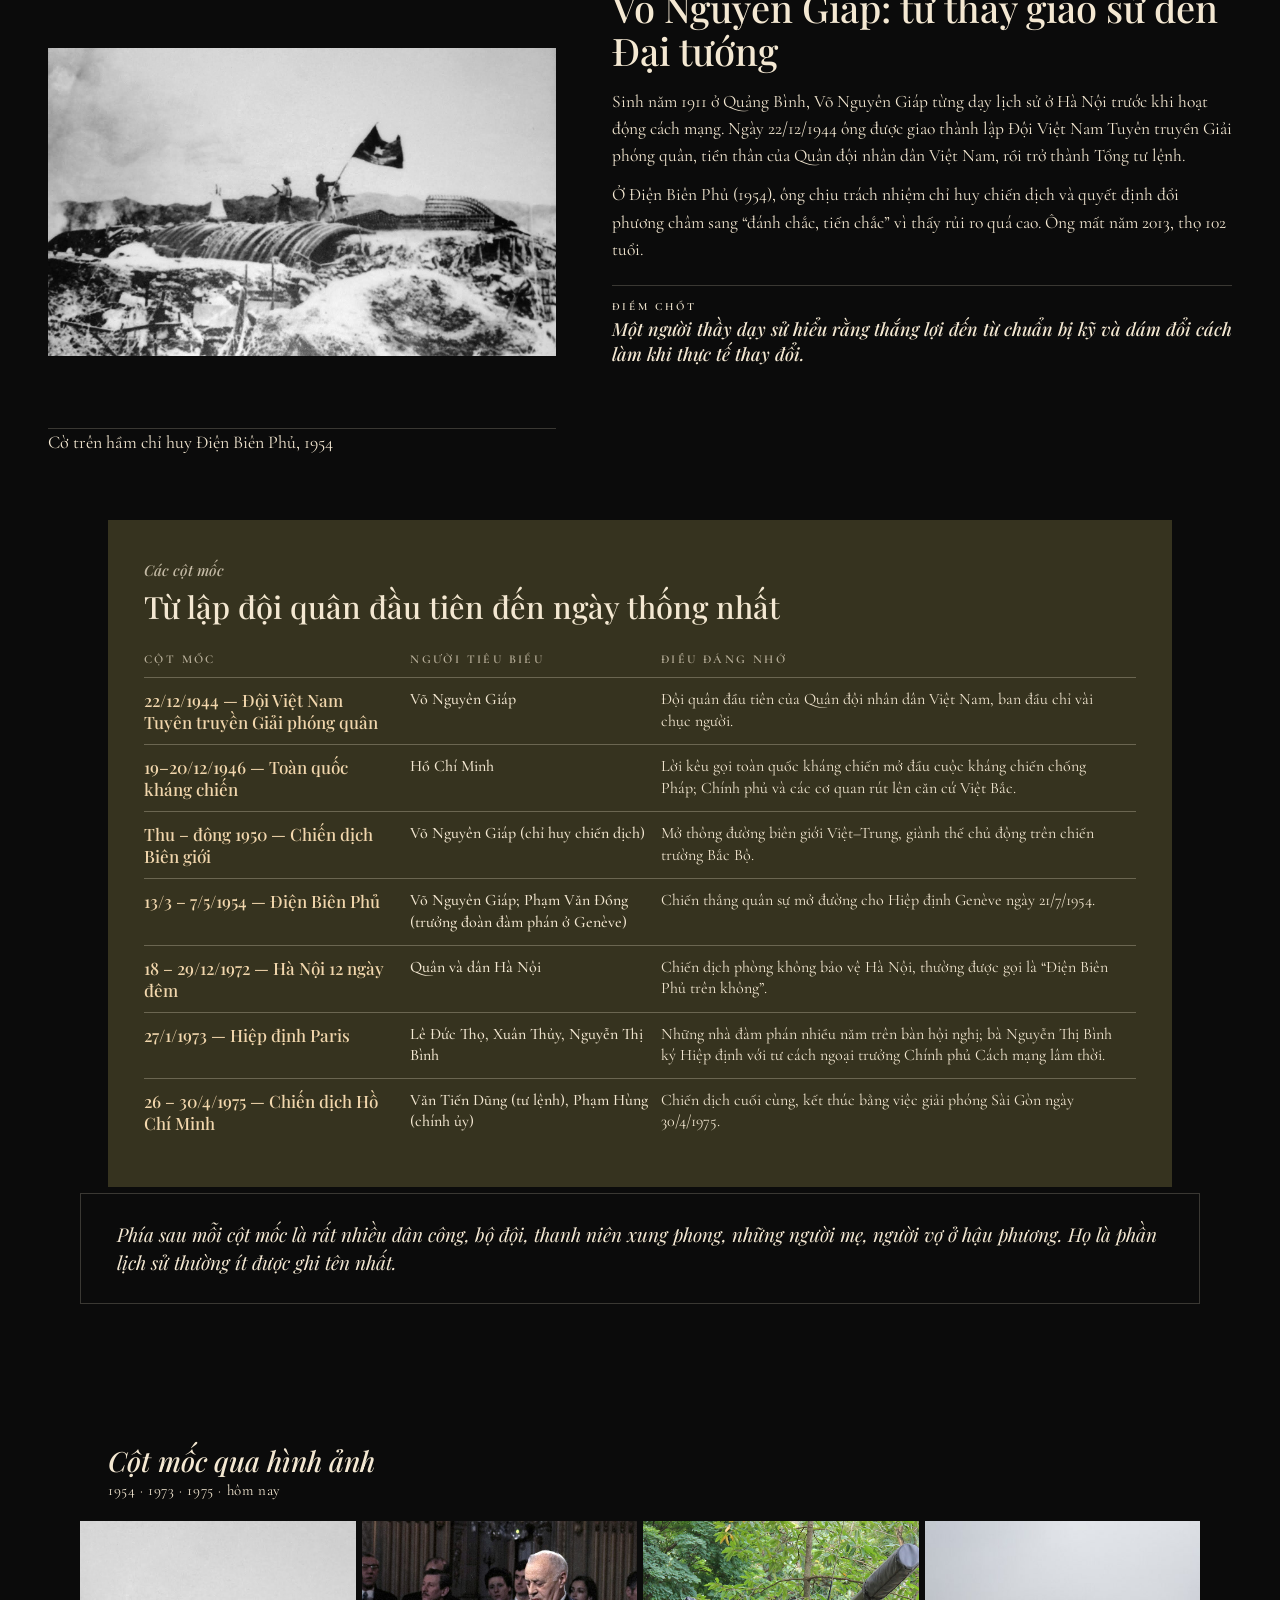
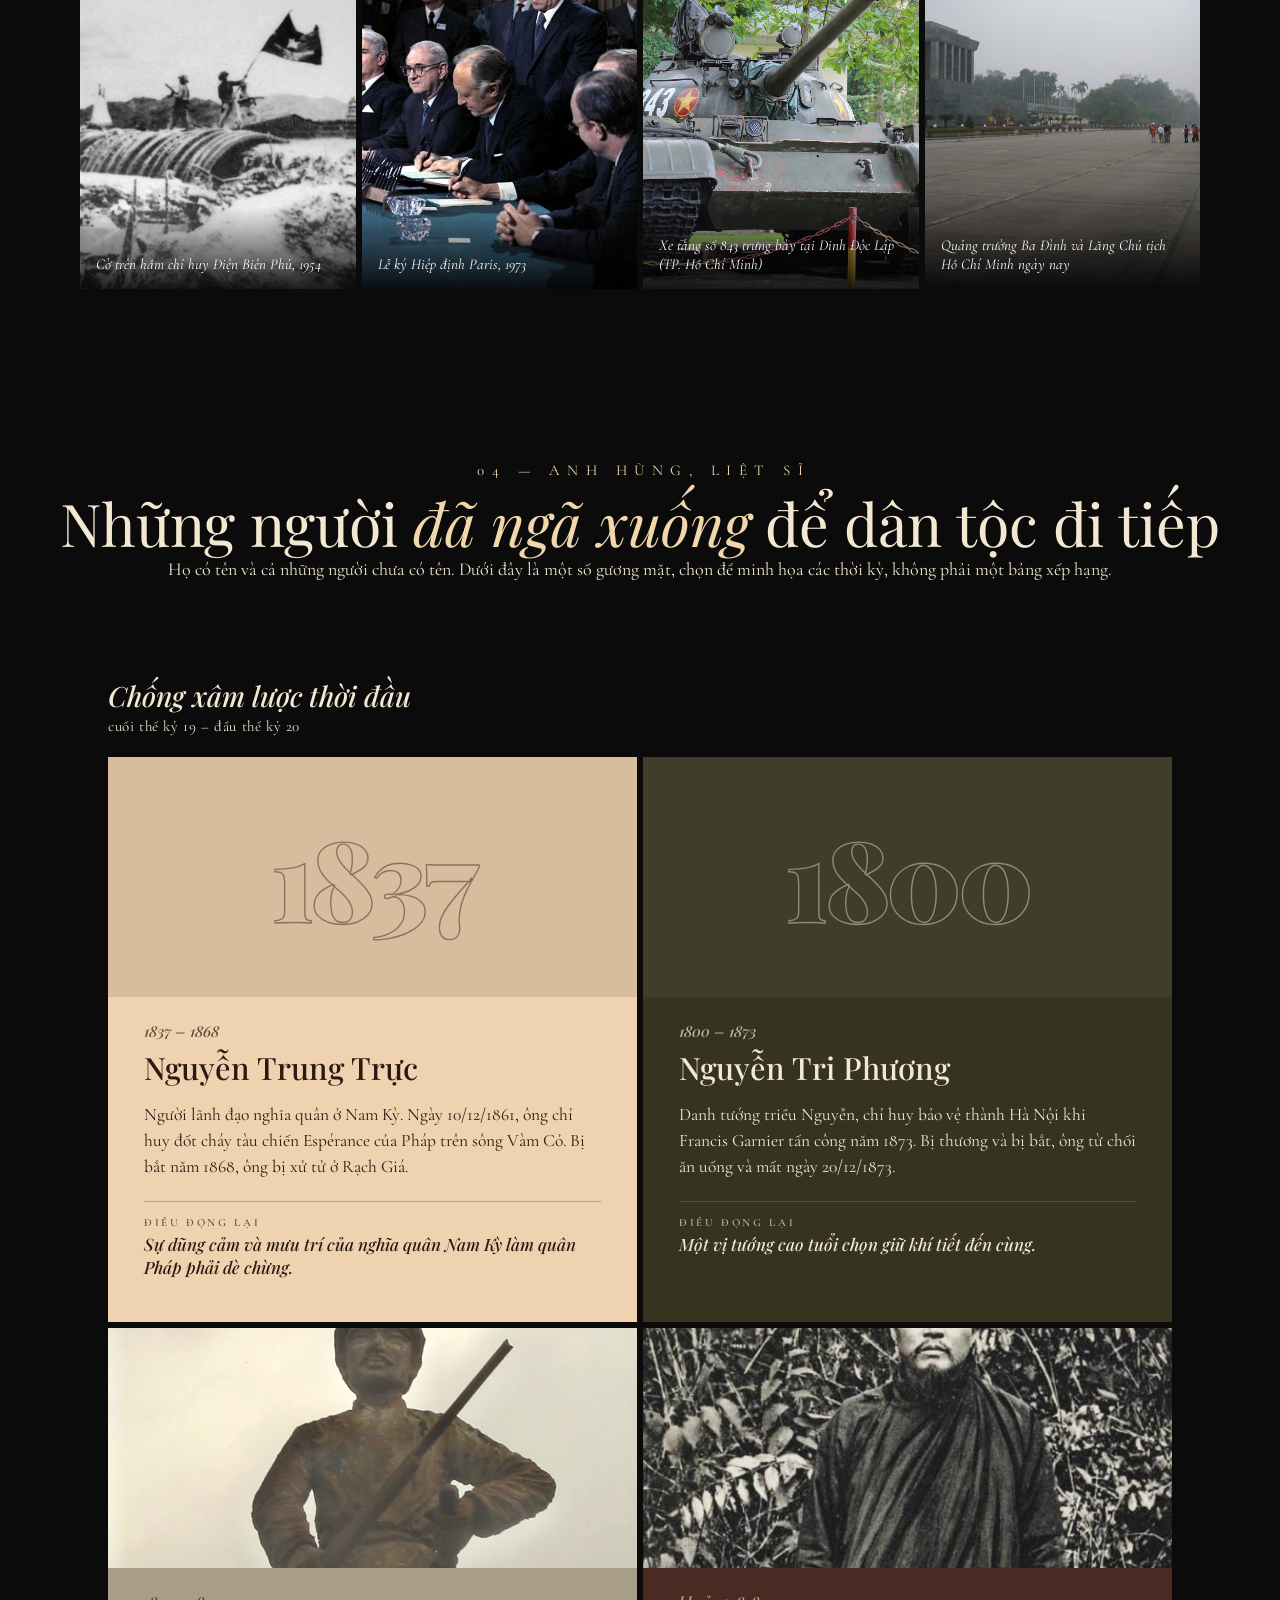
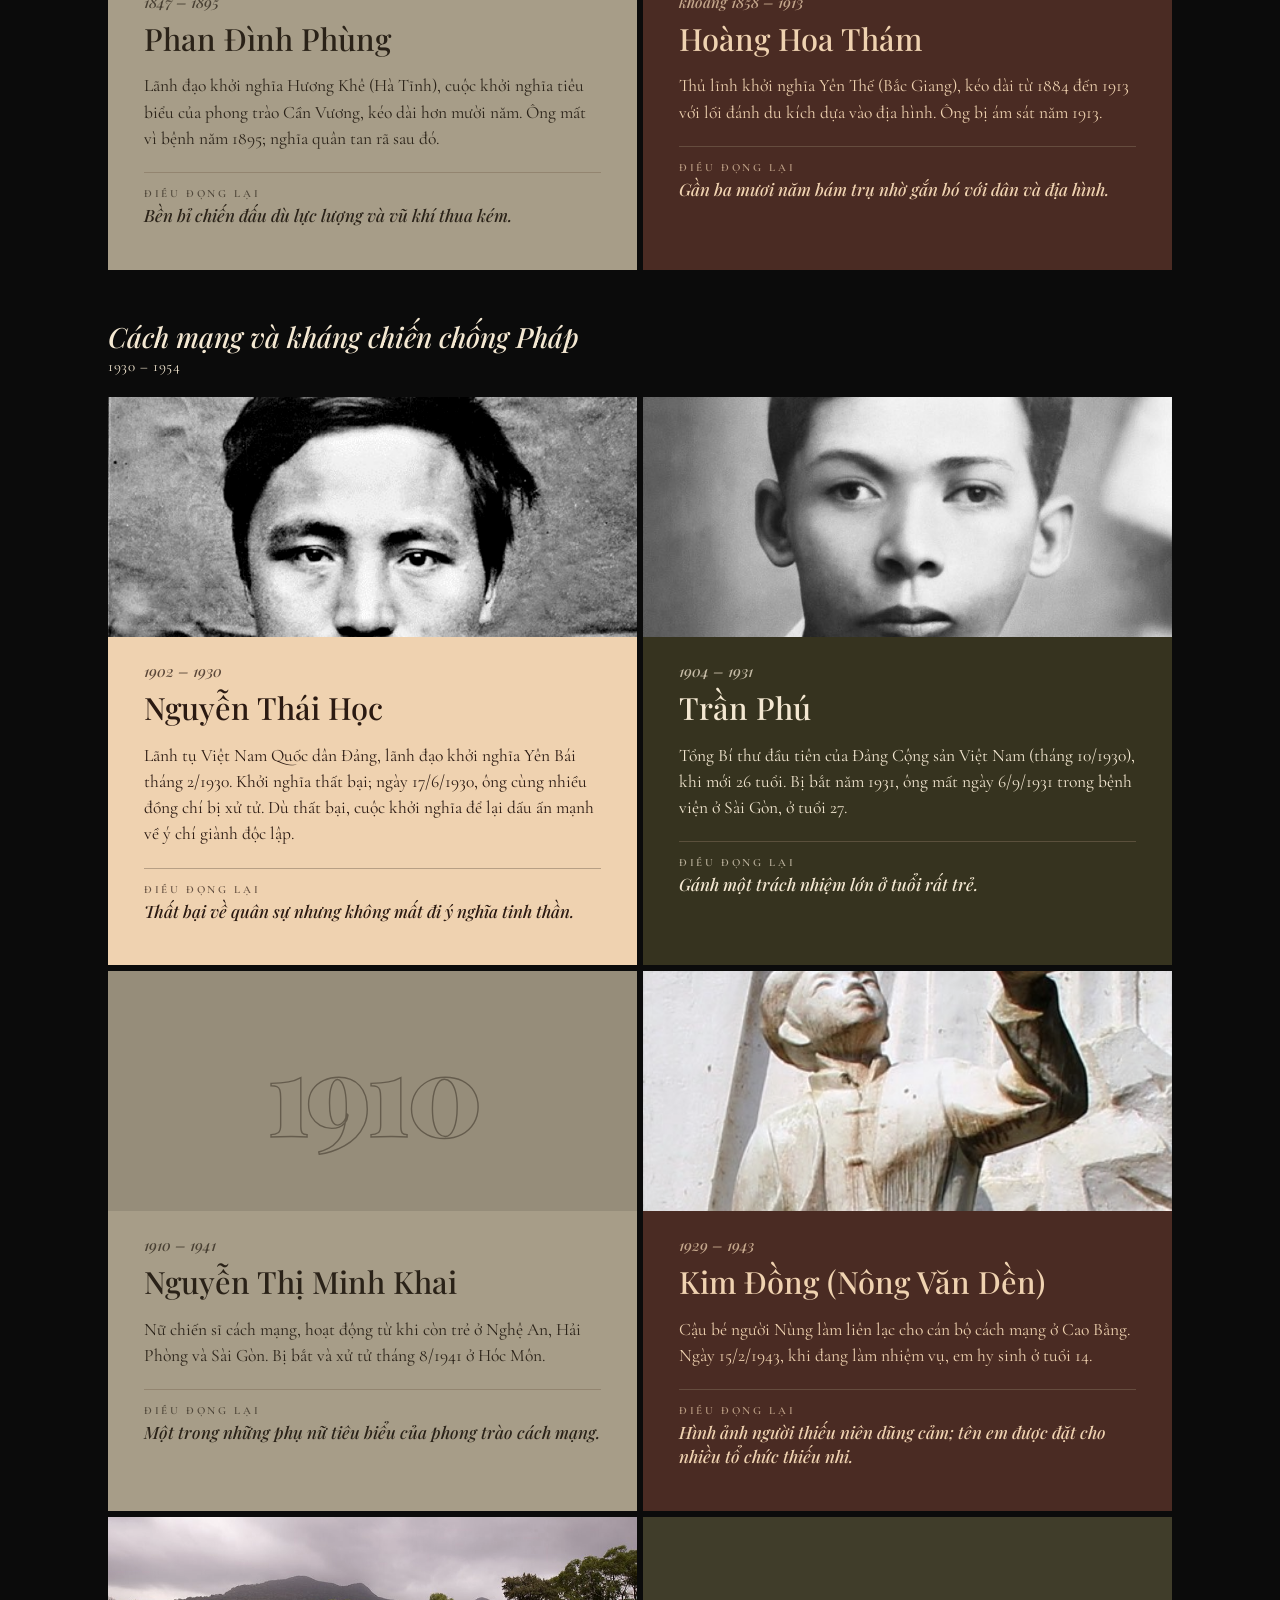
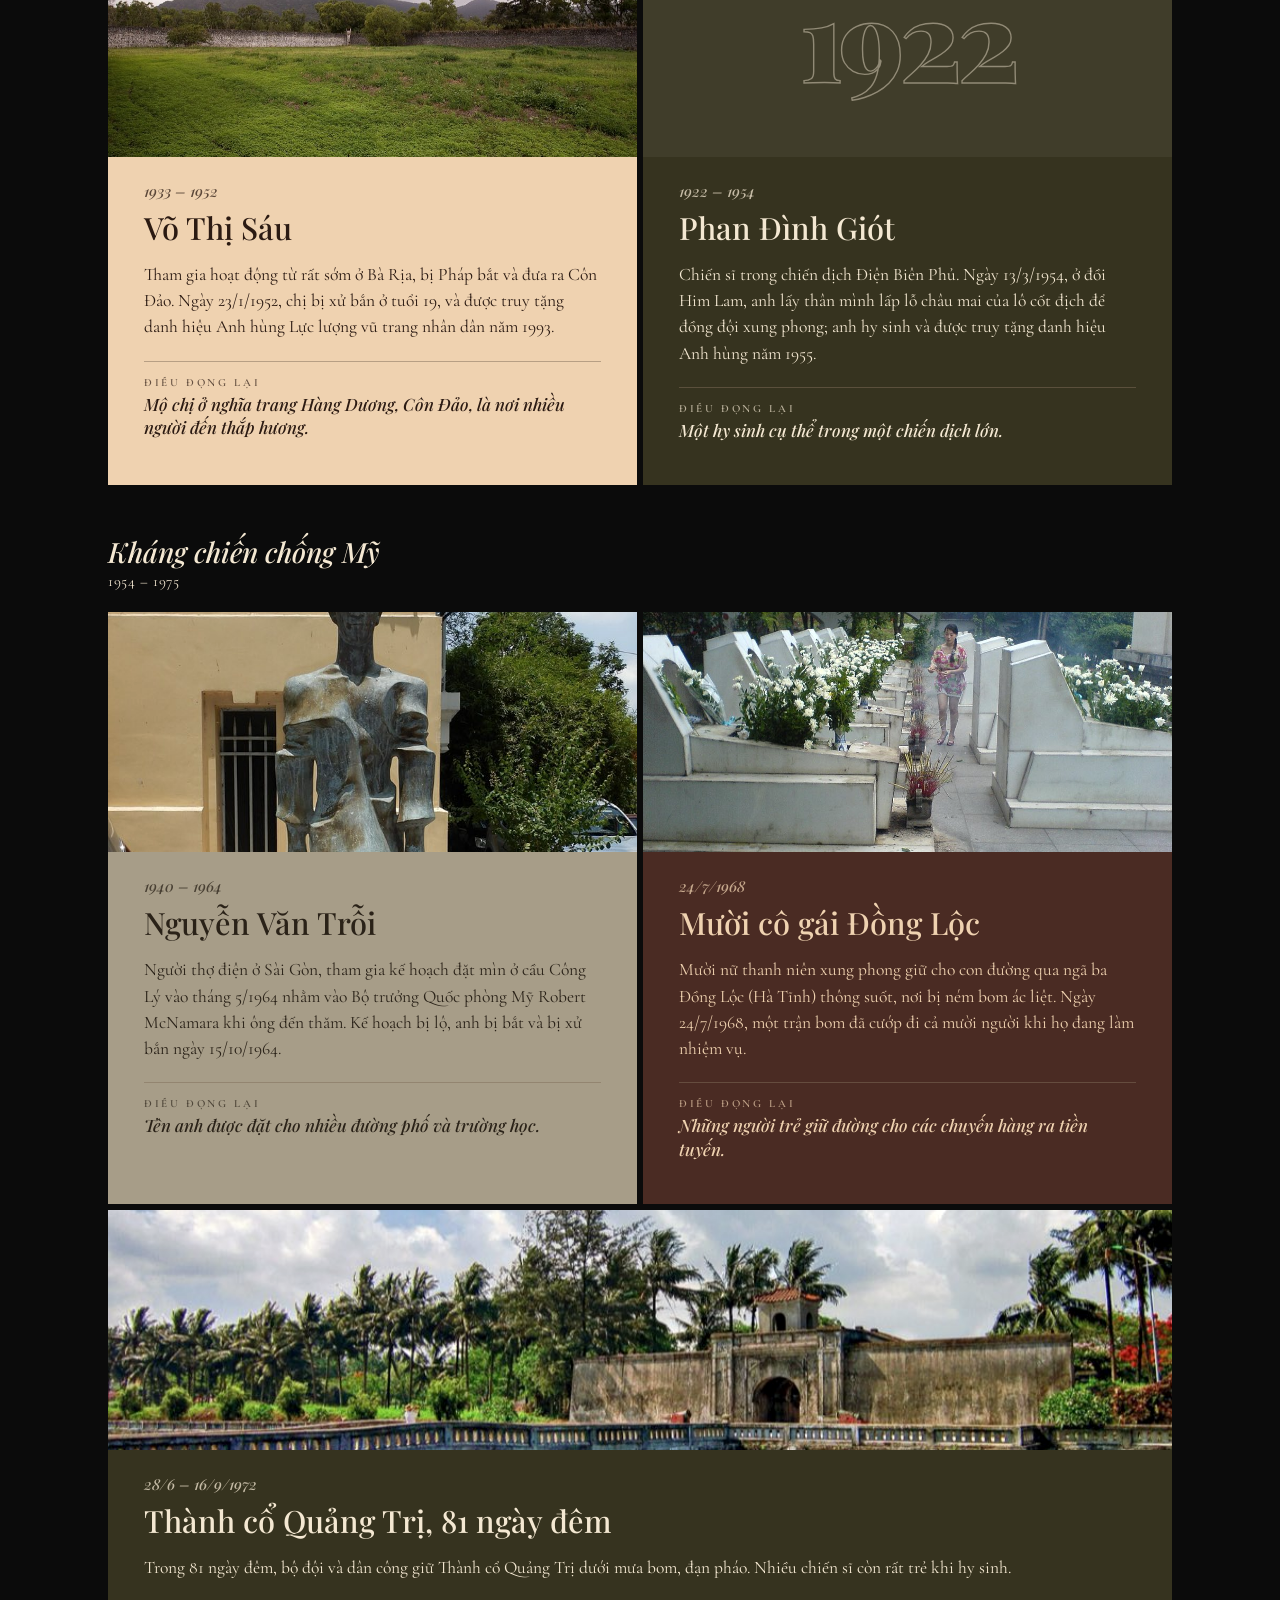
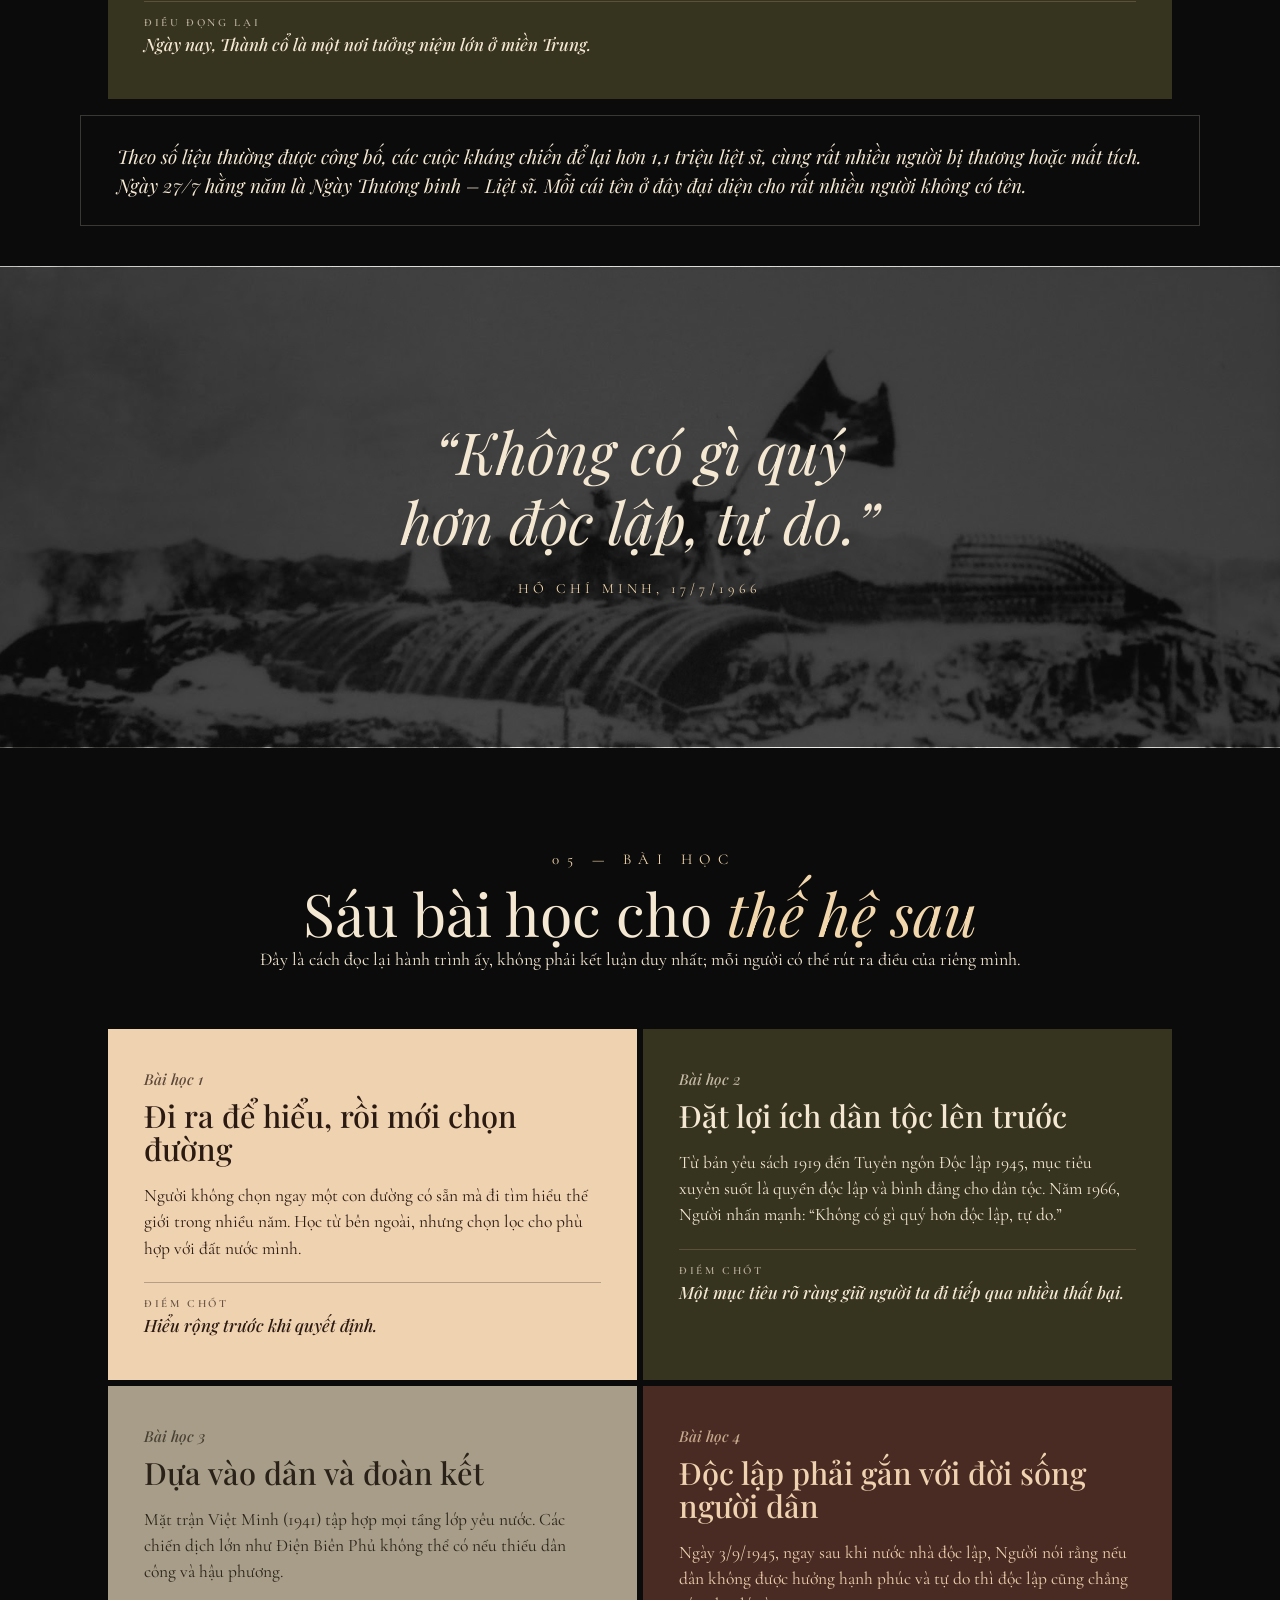
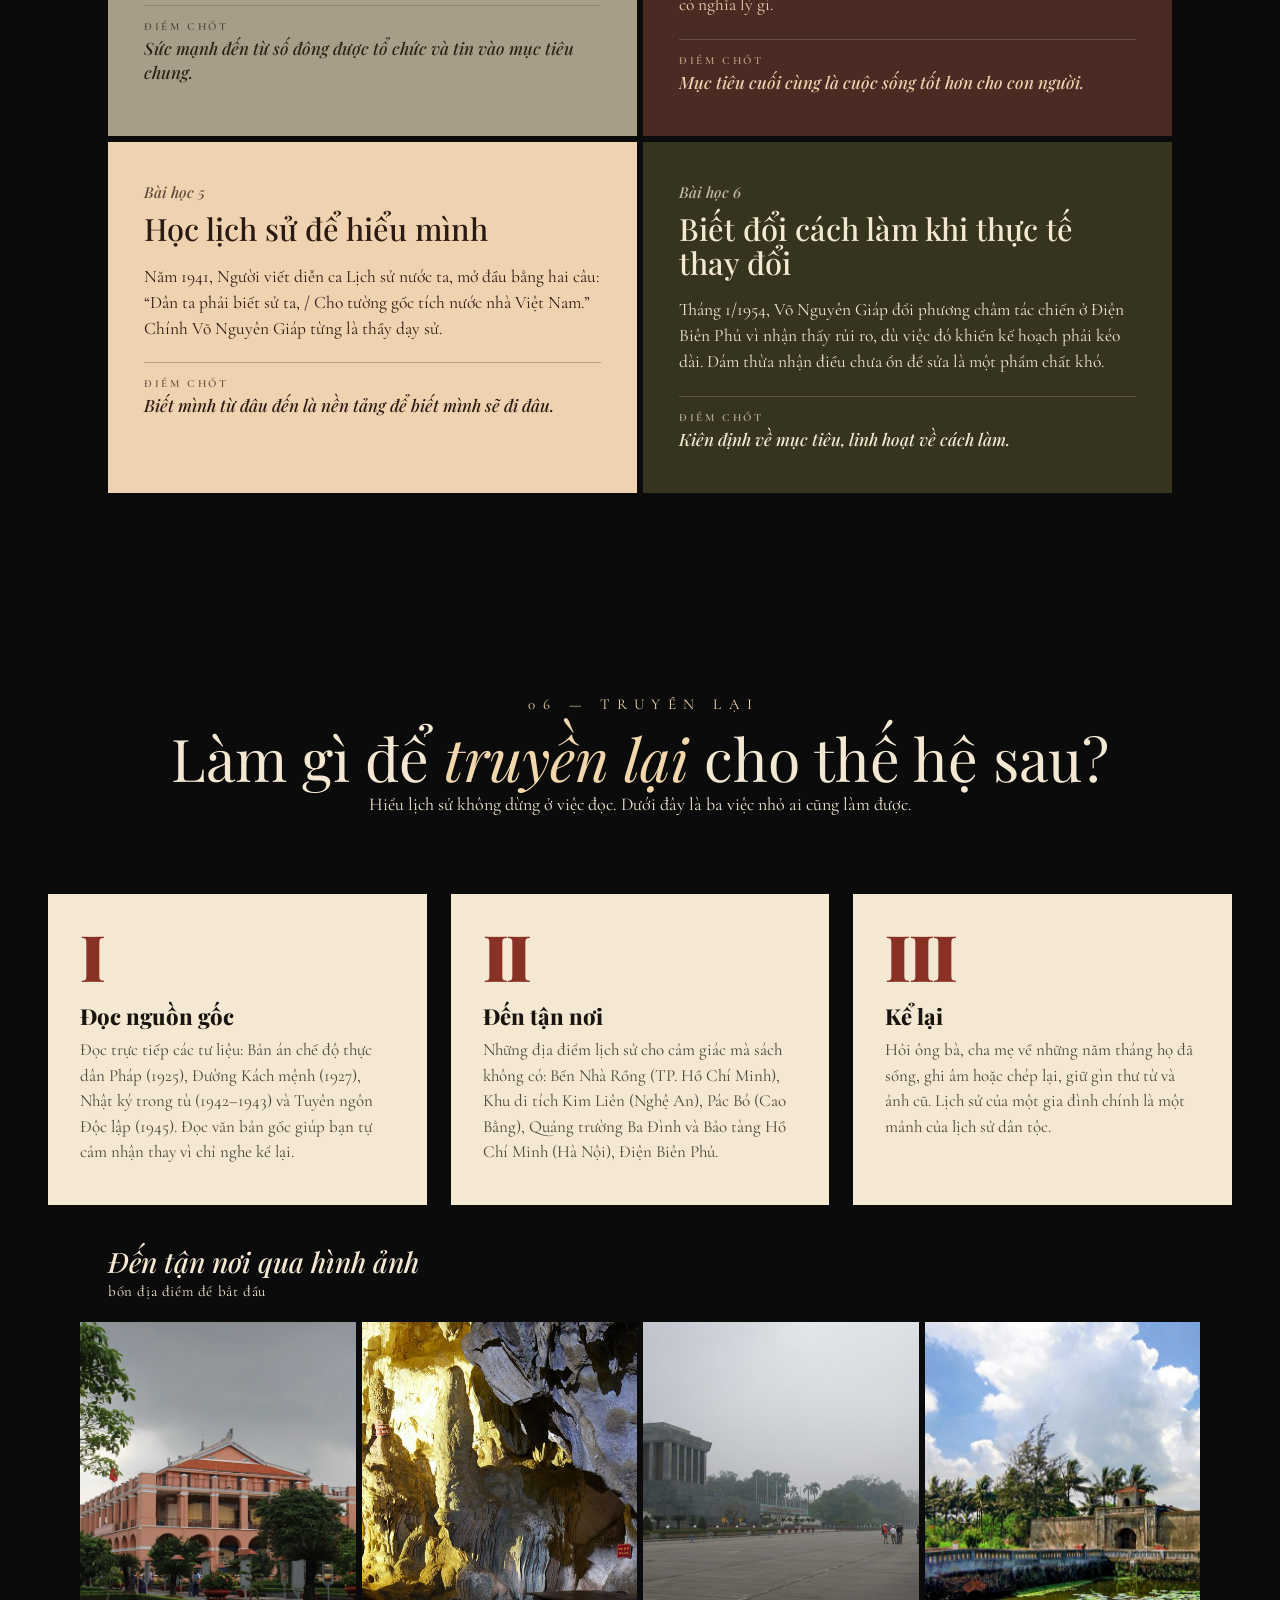
<file: hanh-trinh.html>
<!doctype html>
<html lang="vi">
<head>
<meta charset="utf-8">
<script>if(/(^|\/)(index)?\.html$|\.html$/.test(location.pathname)&&history.replaceState){history.replaceState(null,"",location.pathname.replace(/index\.html$/,"").replace(/\.html$/,"")+location.search+location.hash);}</script>
<meta name="viewport" content="width=device-width, initial-scale=1">
<title>Hành trình — Lịch sử Việt Nam</title>
<meta name="description" content="Hoàn cảnh, hành trình ra đi tìm đường cứu nước, những người cùng dân tộc qua các cột mốc kháng chiến và bài học cho thế hệ sau.">
<!-- Google tag (gtag.js) -->
<script async src="https://www.googletagmanager.com/gtag/js?id=G-LW1F28HH2S"></script>
<script>
  window.dataLayer = window.dataLayer || [];
  function gtag(){dataLayer.push(arguments);}
  gtag('js', new Date());
  gtag('config', 'G-LW1F28HH2S');
</script>
<link rel="icon" href="favicon.svg" type="image/svg+xml">
<link rel="icon" href="favicon.ico" sizes="48x48">
<link rel="apple-touch-icon" href="apple-touch-icon.png">
<meta name="theme-color" content="#0b0b0b">
<link rel="preconnect" href="https://fonts.googleapis.com">
<link rel="preconnect" href="https://fonts.gstatic.com" crossorigin>
<link href="https://fonts.googleapis.com/css2?family=Cormorant+Garamond:ital,wght@0,400;0,500;0,600;1,400;1,500&family=Playfair+Display:ital,wght@0,400;0,500;0,700;1,400;1,500&display=swap" rel="stylesheet">
<style>
  :root {
    --black: #0b0b0b;
    --ink: #1a1410;
    --peach: #f2d7ad;
    --cream: #f4e8d2;
    --gold: #c09452;
    --maroon: #8a3126;
    --line: rgba(244,232,210,.2);
    --display: "Playfair Display", Georgia, serif;
    --serif: "Cormorant Garamond", Georgia, serif;
  }
  * { box-sizing: border-box; margin: 0; padding: 0; }
  html { scroll-behavior: smooth; scroll-padding-top: 64px; }
  body { background: var(--black); color: var(--cream); font-family: var(--serif); font-size: 18px; line-height: 1.5; -webkit-font-smoothing: antialiased; }
  body::after {
    content: ""; position: fixed; inset: 0; z-index: 60; pointer-events: none; opacity: .06;
    background-image: url("data:image/svg+xml;utf8,<svg xmlns='http://www.w3.org/2000/svg' width='200' height='200'><filter id='n'><feTurbulence type='fractalNoise' baseFrequency='.85' numOctaves='2' stitchTiles='stitch'/><feColorMatrix values='0 0 0 0 1  0 0 0 0 1  0 0 0 0 1  0 0 0 .9 0'/></filter><rect width='100%' height='100%' filter='url(%23n)'/></svg>");
  }
  img { display: block; width: 100%; height: 100%; object-fit: cover; }
  a { color: inherit; text-decoration: none; }
  .wrap { max-width: 1240px; margin: 0 auto; padding: 0 28px; }

  /* ---------- nav ---------- */
  header { position: fixed; top: 0; left: 0; right: 0; z-index: 50; transition: background .3s; }
  header.solid { background: rgba(11,11,11,.92);  border-bottom: 1px solid var(--line); }
  header .wrap { display: flex; justify-content: space-between; align-items: center; height: 64px; }
  .brand { font: 700 18px var(--display); letter-spacing: .14em; white-space: nowrap; }
  nav { display: flex; gap: 26px; font-size: 13px; letter-spacing: .22em; text-transform: uppercase; }
  nav a { opacity: .8; transition: opacity .2s, color .2s; }
  nav a:hover { opacity: 1; color: var(--peach); }

  .lang { margin-left: 18px; background: transparent; color: var(--peach); border: 1px solid var(--peach); padding: 6px 12px; font: 600 12px var(--serif); letter-spacing: .2em; cursor: pointer; transition: background .25s, color .25s; }
  .lang:hover { background: var(--peach); color: var(--ink); }

  /* ---------- hero ---------- */
  .hero { position: relative; min-height: 100vh; min-height: 100svh; display: flex; align-items: center; justify-content: center; overflow: hidden; text-align: center; }
  .strips { position: absolute; inset: -4% 0; display: grid; grid-template-columns: repeat(5, 1fr); gap: 3px; will-change: transform; }
  .strips div { overflow: hidden; }
  .strips img { filter: sepia(.35) saturate(1.2) contrast(1.05) brightness(1); transform: scale(1.12); }
  .hero::before { content: ""; position: absolute; inset: 0; z-index: 1; background: radial-gradient(ellipse at center, rgba(11,11,11,.35), rgba(11,11,11,.82) 88%), linear-gradient(180deg, rgba(11,11,11,.6), transparent 30%, transparent 65%, var(--black)); }
  .hero .in { position: relative; z-index: 2; padding: 0 20px; }
  .kicker { font-size: 15px; letter-spacing: .5em; text-transform: uppercase; color: var(--peach); margin-bottom: 14px; padding-left: .5em; }
  .title { font: 400 clamp(64px, 15.5vw, 230px)/.92 var(--display); letter-spacing: .02em; text-transform: uppercase; color: var(--peach); text-shadow: 0 6px 60px rgba(0,0,0,.6); }
  .sub { margin-top: 22px; font: italic 400 clamp(19px, 2.2vw, 28px) var(--serif); color: var(--cream); }
  .cta { display: inline-block; margin-top: 34px; padding: 13px 34px; border: 1px solid var(--peach); font-size: 13px; letter-spacing: .3em; text-transform: uppercase; color: var(--peach); transition: background .3s, color .3s; }
  .cta:hover { background: var(--peach); color: var(--ink); }
  .scroll { position: absolute; z-index: 2; bottom: 24px; left: 50%; transform: translateX(-50%); font-size: 11px; letter-spacing: .4em; text-transform: uppercase; color: var(--peach); opacity: .7; }

  /* ---------- intro ---------- */
  .intro { padding: 120px 0 80px; text-align: center; }
  .intro h2 { font: 400 clamp(32px, 4.4vw, 58px)/1.15 var(--display); max-width: 900px; margin: 0 auto; }
  .intro h2 em { color: var(--peach); }
  .intro p { max-width: 600px; margin: 26px auto 0; font-size: 20px; color: rgba(244,232,210,.78); }
  .stats { display: grid; grid-template-columns: repeat(4, 1fr); gap: 20px; margin-top: 70px; border-top: 1px solid var(--line); padding-top: 34px; }
  .stats b { display: block; font: 400 clamp(36px, 4.6vw, 60px)/1 var(--display); color: var(--peach); }
  .stats span { font-size: 14px; letter-spacing: .18em; text-transform: uppercase; opacity: .7; }

  /* ---------- section heading ---------- */
  .sec-head { text-align: center; padding: 100px 28px 56px; }
  @media (max-width: 640px) { .sec-head { padding-left: 18px; padding-right: 18px; } }
  .sec-head .kicker { margin-bottom: 10px; }
  .sec-head h2 { font: 400 clamp(34px, 4.6vw, 60px)/1.1 var(--display); }
  .sec-head h2 em { color: var(--peach); }

  /* ---------- brochure spreads (thời kỳ) ---------- */
  :root { --brown: #4a2b23; --olive: #36331f; --taupe: #a79d88; --paper: #efd2b0; }
  .spread { max-width: 1120px; margin: 0 auto 64px; display: grid; box-shadow: 0 30px 80px rgba(0,0,0,.6); background: var(--olive); }
  .spread.a { grid-template-columns: 1fr 1.12fr .95fr; }
  .spread.b { grid-template-columns: repeat(3, minmax(0, 1fr)); grid-template-rows: repeat(2, minmax(400px, auto)); }
  .spread.b .col { display: contents; }
  .spread.b .col:nth-child(1) > * { grid-column: 1; }
  .spread.b .col:nth-child(2) > * { grid-column: 2; }
  .spread.b .col:nth-child(3) > * { grid-column: 3; }
  .spread.b .col > :first-child { grid-row: 1; }
  .spread.b .col > :last-child { grid-row: 2; }
  .spread.b .c.img { min-height: 400px; }
  .spread.b .c.img img { position: absolute; inset: 0; }
  .spread.b .c.tx { overflow-wrap: anywhere; }
  .c { position: relative; overflow: hidden; }
  .c.img img { transition: transform 1.4s ease; }
  .c.img:hover img { transform: scale(1.05); }
  .c.img figcaption { position: absolute; left: 12px; bottom: 10px; right: 12px; font: italic 400 13px var(--serif); color: #fff; text-shadow: 0 1px 8px rgba(0,0,0,.9); }
  .c.tx { padding: 34px 30px 36px; display: flex; flex-direction: column; }
  .c.peach { background: var(--paper); color: #2b1a12; }
  .c.olive { background: var(--olive); color: var(--cream); }
  .c.brown { background: var(--brown); color: var(--paper); }
  .c.taupe { background: var(--taupe); color: #2a2218; }
  .c h3 { font: 500 clamp(26px, 2.6vw, 38px)/.98 var(--display); text-transform: uppercase; letter-spacing: .03em; margin-bottom: 6px; }
  .c h3 small { display: block; font-size: .6em; letter-spacing: .06em; margin-top: 4px; }
  .c .yr { font: italic 500 15px var(--display); opacity: .8; margin-bottom: 16px; }
  .c p { font-size: 16.5px; line-height: 1.45; text-align: justify; hyphens: auto; }
  .c ul { list-style: none; margin-top: 16px; }
  .c li { display: grid; grid-template-columns: 62px 1fr; gap: 8px; padding: 6px 0; border-top: 1px solid rgba(128,110,90,.45); font-size: 15.5px; line-height: 1.35; }
  .c li b { font: italic 500 15.5px var(--display); }
  .big-title { font: 500 clamp(40px, 5vw, 66px)/.95 var(--display); text-transform: uppercase; letter-spacing: .03em; }
  .big-title small { display: block; font-size: .32em; letter-spacing: .12em; margin-top: 14px; }
  .vert { position: absolute; z-index: 2; left: 14px; top: 14px; writing-mode: vertical-rl; transform: rotate(180deg); font: 500 clamp(28px, 3vw, 42px)/1 var(--display); text-transform: uppercase; letter-spacing: .05em; color: var(--paper); text-shadow: 0 2px 14px rgba(0,0,0,.6); }
  .shade::after { content: ""; position: absolute; inset: 0; background: linear-gradient(90deg, rgba(40,22,16,.65), transparent 55%); }
  .col { display: flex; flex-direction: column; min-height: 660px; }
  .col > .c { flex: 1 1 auto; }
  .col > .c.img { flex: 1 1 46%; min-height: 280px; }
  .col > .c.tx { flex: 1 1 54%; }
  .a .r1 { min-height: 300px; }

  /* ---------- timeline (ribbon) ---------- */
  .tl-sec { background: #efe9d8; color: #20321f; padding: 90px 0 110px; position: relative; overflow: hidden; }
  .tl-sec::before { content: ""; position: absolute; inset: 0; background: radial-gradient(ellipse at 20% 10%, rgba(140,160,120,.22), transparent 55%), radial-gradient(ellipse at 90% 70%, rgba(190,160,110,.2), transparent 55%); pointer-events: none; }
  .tl { position: relative; max-width: 1100px; margin: 0 auto; padding: 0 28px; display: grid; grid-template-columns: 1.55fr 1fr; gap: 10px; }
  .tl-art { position: relative; }
  .tl-art svg { width: 100%; height: auto; display: block; overflow: visible; }
  .tl-title { position: absolute; left: 0; top: 0; z-index: 2; font: 500 clamp(34px, 4.8vw, 62px)/1.02 var(--display); color: #0f4a2b; letter-spacing: -.01em; }
  .tl-brand { position: absolute; right: 28px; top: -52px; font: 800 28px var(--display); color: #0f4a2b; }
  .tl-text { position: relative; }
  .tl-b { position: absolute; left: 0; right: 0; transform: translateY(-50%); }
  .tl-b h4 { font: 500 clamp(22px, 2.2vw, 30px)/1.05 var(--display); color: #1b2b1a; }
  .tl-b .meta { font-size: 17px; color: #4a5a46; margin-top: 3px; }
  .tl-b .rule { display: block; width: 52px; height: 2px; background: #0f4a2b; margin: 10px 0 12px; }
  .tl-b li { list-style: none; display: grid; grid-template-columns: 56px 1fr; gap: 8px; font-size: 16px; line-height: 1.32; padding: 3px 0; color: #2c3a2a; }
  .tl-b li b { font: italic 600 15px var(--display); color: #0f4a2b; padding-top: 1px; }
  .tl-b .mimg { display: none; }
  .rib-txt { font: italic 400 30px var(--serif); fill: #6e7d68; letter-spacing: .02em; }


  /* ---------- phân tích sâu ---------- */
  .deep { padding: 20px 0 100px; }
  .deep .grid { max-width: 1120px; margin: 0 auto; padding: 0 28px; display: grid; grid-template-columns: 1fr 1fr; gap: 6px; }
  .an { padding: 40px 36px 42px; position: relative; }
  .an.peach { background: var(--paper); color: #2b1a12; }
  .an.olive { background: var(--olive); color: var(--cream); }
  .an.brown { background: var(--brown); color: var(--paper); }
  .an.taupe { background: var(--taupe); color: #2a2218; }
  .an .tag { font: italic 500 15px var(--display); opacity: .75; margin-bottom: 10px; }
  .an h3 { font: 500 clamp(24px, 2.4vw, 32px)/1.08 var(--display); margin-bottom: 18px; }
  .an p { font-size: 17.5px; line-height: 1.5; }
  .an p + p { margin-top: 12px; }
  .an .key { margin-top: 20px; padding-top: 14px; border-top: 1px solid currentColor; border-top-color: rgba(128,110,90,.5); font: italic 500 17px/1.4 var(--display); }
  .an .key b { font: 600 11px var(--serif); letter-spacing: .24em; text-transform: uppercase; display: block; margin-bottom: 4px; opacity: .7; font-style: normal; }
  .an.wide { grid-column: span 2; }
  .cmp { width: 100%; border-collapse: collapse; margin-top: 8px; font-size: 16px; }
  .cmp th, .cmp td { text-align: left; vertical-align: top; padding: 11px 12px 11px 0; border-top: 1px solid rgba(244,232,210,.28); line-height: 1.35; }
  .cmp th { font: 600 12px var(--serif); letter-spacing: .2em; text-transform: uppercase; opacity: .7; border-top: 0; }
  .cmp td:first-child { font: 500 17px var(--display); color: var(--peach); white-space: nowrap; padding-right: 20px; }
  .note { max-width: 1120px; margin: 6px auto 0; padding: 22px 36px; font-size: 15.5px; color: rgba(244,232,210,.7); font-style: italic; border: 1px solid var(--line); }

  /* ---------- closing ---------- */
  .closing { position: relative; padding: 140px 0; text-align: center; overflow: hidden; border-top: 1px solid var(--line); }
  .closing .bg { position: absolute; inset: 0; opacity: .22; }
  .closing .bg img { filter: sepia(.5) grayscale(.4); }
  .closing .in { position: relative; }
  .quote { font: italic 400 clamp(26px, 3.4vw, 44px)/1.35 var(--display); max-width: 820px; margin: 0 auto; color: var(--cream); }
  .quote small { display: block; margin-top: 22px; font: 400 14px var(--serif); letter-spacing: .3em; text-transform: uppercase; color: var(--peach); }

  footer { padding: 54px 0 40px; border-top: 1px solid var(--line); font-size: 14px; color: rgba(244,232,210,.65); }
  footer .row { display: flex; justify-content: space-between; gap: 40px; flex-wrap: wrap; }
  footer b { color: var(--peach); font-weight: 500; letter-spacing: .2em; text-transform: uppercase; font-size: 12px; display: block; margin-bottom: 10px; }
  footer ul { list-style: none; line-height: 1.8; max-width: 640px; }
  footer a:hover { color: var(--peach); }

  .reveal { opacity: 0; transform: translateY(30px); transition: opacity 1s ease, transform 1s ease; }
  .reveal.on { opacity: 1; transform: none; }

  /* ---------- responsive ---------- */
  @media (max-width: 900px) {
    nav { display: none; }
    .spread.a, .spread.b { grid-template-columns: 1fr; grid-template-rows: none; }
    .spread.b .col > * { grid-column: auto !important; grid-row: auto !important; }
    .spread.b .c.img { min-height: 280px; }
    .spread.a .c.img { min-height: 260px; }
    .col { min-height: 0; }
    .deep .grid { grid-template-columns: 1fr; padding: 0 12px; }
    .an.wide { grid-column: auto; }
    .an { padding: 32px 22px; }
    .cmp { display: block; overflow-x: auto; }
    .tl { grid-template-columns: 1fr; }
    .tl-art svg { display: none; }
    .tl-title { position: static; margin-bottom: 36px; }
    .tl-brand { display: none; }
    .tl-text { display: grid; gap: 40px; }
    .tl-b { position: static; transform: none; }
    .tl-b .mimg { display: block; width: 100%; aspect-ratio: 16 / 9; border-radius: 50% / 44%; overflow: hidden; margin-bottom: 18px; }
    .stats { grid-template-columns: 1fr 1fr; }
    .strips { grid-template-columns: repeat(3, 1fr); }
    .strips div:nth-child(n+4) { display: none; }
  }
  @media (max-width: 520px) {
    .wrap { padding: 0 18px; }
  }
  @media (prefers-reduced-motion: reduce) { .reveal { opacity: 1; transform: none; transition: none; } html { scroll-behavior: auto; } }

  /* ---------- sub pages ---------- */
  .ph { padding: 150px 0 72px; text-align: center; border-bottom: 1px solid var(--line); }
  .ph .kicker { margin-bottom: 12px; }
  .ph h1 { font: 400 clamp(54px, 11vw, 150px)/.95 var(--display); text-transform: uppercase; color: var(--peach); letter-spacing: .02em; }
  .ph p { max-width: 600px; margin: 22px auto 0; font: italic 400 clamp(19px, 2vw, 24px)/1.4 var(--serif); color: rgba(244,232,210,.85); }
  nav a.on { color: var(--peach); opacity: 1; border-bottom: 1px solid var(--peach); }
  .jump { padding: 90px 0; text-align: center; border-top: 1px solid var(--line); }
  .jump h2 { font: 400 clamp(28px, 3.6vw, 44px)/1.15 var(--display); margin-bottom: 8px; }
  .jump h2 em { color: var(--peach); }
  .jump p { color: rgba(244,232,210,.7); margin-bottom: 8px; }
  .jump .cta { margin: 26px 8px 0; }
  .jump .cta.solid { background: var(--peach); color: var(--ink); }

  /* ---------- hanh trinh ---------- */
  .jr { list-style: none; margin: 56px 0 0; border-left: 1px solid var(--line); }
  .jr li { position: relative; display: grid; grid-template-columns: 170px 1fr; gap: 28px; padding: 0 0 40px 36px; }
  .jr li::before { content: ""; position: absolute; left: -6px; top: 10px; width: 11px; height: 11px; border-radius: 50%; background: var(--ochre); box-shadow: 0 0 0 4px var(--black); }
  .jr .y { font: italic 500 21px/1.2 var(--display); color: var(--ochre); }
  .jr h3 { font: 500 clamp(20px, 2vw, 26px)/1.2 var(--display); margin-bottom: 8px; }
  .jr p { font-size: 17px; line-height: 1.5; color: var(--muted); max-width: 640px; }
  .feature { display: grid; grid-template-columns: .9fr 1.1fr; gap: 56px; align-items: center; margin: 0 0 64px; }
  .feature h3 { font: 500 clamp(26px, 3vw, 38px)/1.12 var(--display); margin-bottom: 16px; }
  .feature p { font-size: 17.5px; line-height: 1.55; color: var(--muted); }
  .feature p + p { margin-top: 12px; }
  .feature .key { margin-top: 22px; padding-top: 14px; border-top: 1px solid var(--line); font: italic 500 18px/1.4 var(--display); color: var(--cream); }
  .feature .key b { display: block; font: 600 11px var(--serif); letter-spacing: .24em; text-transform: uppercase; color: var(--ochre); margin-bottom: 4px; font-style: normal; }
  .cols { display: grid; grid-template-columns: repeat(3, 1fr); gap: 24px; margin-top: 0; }
  .cols .col { display: block; min-height: 0; background: var(--cream); color: var(--ink); padding: 36px 32px 40px; position: relative; }
  .cols .col .no { font: 900 64px/.8 var(--display); color: var(--maroon); margin-bottom: 22px; letter-spacing: -.04em; }
  .cols .col h3 { font: 800 22px/1.2 var(--display); margin-bottom: 8px; color: var(--ink); }
  .cols .col p { font-size: 17px; line-height: 1.5; color: #4a443b; text-align: left; }
  @media (max-width: 900px) { .cols { grid-template-columns: 1fr; } .cols .col { padding: 30px 24px 32px; } }
  .hero2 { position: relative; min-height: 82vh; display: flex; align-items: center; justify-content: center; overflow: hidden; text-align: center; padding: 130px 0 90px; border-bottom: 1px solid var(--line); }
  .hero2 .strips { position: absolute; inset: 0; display: grid; grid-template-columns: repeat(4, 1fr); gap: 3px; }
  .hero2 .strips div { overflow: hidden; }
  .hero2 .strips img { filter: sepia(.4) saturate(1.1) brightness(.85) contrast(1.05); transform: scale(1.08); }
  .hero2::before { content: ""; position: absolute; inset: 0; z-index: 1; background: radial-gradient(ellipse at center, rgba(11,11,11,.35), rgba(11,11,11,.9) 88%), linear-gradient(180deg, rgba(11,11,11,.7), transparent 28%, transparent 60%, var(--black)); }
  .hero2 .in { position: relative; z-index: 2; max-width: 920px; padding: 0 24px; }
  .hero2 .kicker { font: 400 15px var(--serif); letter-spacing: .5em; text-transform: uppercase; color: var(--peach); margin-bottom: 14px; padding-left: .5em; }
  .hero2 h1 { font: 400 clamp(54px, 10vw, 140px)/.95 var(--display); text-transform: uppercase; color: var(--peach); text-shadow: 0 6px 50px rgba(0,0,0,.6); letter-spacing: .02em; }
  .hero2 p { margin: 24px auto 0; max-width: 700px; font: italic 400 clamp(19px, 2vw, 24px)/1.45 var(--serif); color: var(--cream); }
  .stack { display: grid; gap: 22px; justify-items: center; }
  .jr li.has-img { grid-template-columns: 170px 1fr 280px; }
  .jimg { margin: 0; align-self: start; }
  .jimg img { aspect-ratio: 4 / 3; border-radius: 3px; box-shadow: 0 14px 30px rgba(0,0,0,.5); filter: sepia(.18); transition: transform .8s ease; }
  .jimg:hover img { transform: scale(1.03); }
  .jimg figcaption { margin-top: 9px; font: italic 400 14px/1.35 var(--serif); color: var(--muted); }
  .mosaic4 { display: grid; grid-template-columns: repeat(4, 1fr); gap: 6px; max-width: 1120px; margin: 0 auto; }
  .mosaic4 figure { position: relative; overflow: hidden; aspect-ratio: 3 / 4; background: #111; }
  .mosaic4 img { transition: transform 1.2s ease; filter: saturate(1.05); }
  .mosaic4 figure:hover img { transform: scale(1.06); }
  .mosaic4 figcaption { position: absolute; left: 0; right: 0; bottom: 0; padding: 48px 16px 14px; background: linear-gradient(transparent, rgba(0,0,0,.88)); font: italic 400 15px/1.3 var(--serif); color: #fff; }
  .an .pic { position: relative; margin: -40px -36px 24px; height: 240px; overflow: hidden; background: #111; }
  .an .pic img { transition: transform 1.2s ease; filter: grayscale(.15) contrast(1.03); }
  .an:hover .pic img { transform: scale(1.05); }
  .an .pic.wm { display: flex; align-items: center; justify-content: center; background: rgba(0,0,0,.1); }
  .an.olive .pic.wm, .an.brown .pic.wm { background: rgba(255,255,255,.05); }
  .an .pic.wm { color: #2b1a12; }
  .an.olive .pic.wm, .an.brown .pic.wm { color: var(--cream); }
  .an.taupe .pic.wm { color: #2a2218; }
  .an.peach .pic.wm span { -webkit-text-stroke-color: #2b1a12; }
  .an.olive .pic.wm span, .an.brown .pic.wm span { -webkit-text-stroke-color: #f4e8d2; }
  .an.taupe .pic.wm span { -webkit-text-stroke-color: #2a2218; }
  .an .pic.wm span { font: 900 clamp(70px, 9vw, 112px)/1 var(--display); color: transparent; -webkit-text-stroke: 1.4px currentColor; opacity: .45; letter-spacing: -.04em; }
  .band { position: relative; margin: 20px 0 0; padding: 150px 0; text-align: center; background-size: cover; background-position: center 35%; border-top: 1px solid var(--line); border-bottom: 1px solid var(--line); }
  .band::before { content: ""; position: absolute; inset: 0; background: rgba(11,11,11,.74); }
  .band .in { position: relative; max-width: 920px; margin: 0 auto; padding: 0 24px; }
  .band q { display: block; text-wrap: balance; quotes: none; font: italic 400 clamp(30px, 4.6vw, 58px)/1.2 var(--display); color: var(--cream); }
  .band cite { display: block; margin-top: 24px; font: 400 14px var(--serif); letter-spacing: .3em; text-transform: uppercase; color: var(--peach); font-style: normal; }
  @media (max-width: 900px) {
    .jr li.has-img { grid-template-columns: 1fr; }
    .jimg { max-width: 420px; }
    .mosaic4 { grid-template-columns: 1fr 1fr; }
    .an .pic { margin: -32px -22px 22px; height: 210px; }
    .band { padding: 100px 0; }
    .hero2 { min-height: 70vh; padding-top: 110px; }
    .hero2 .strips { grid-template-columns: repeat(2, 1fr); }
    .hero2 .strips div:nth-child(n+3) { display: none; }
  }
  .grp { max-width: 1120px; margin: 40px auto 22px; padding: 0 28px; font: italic 500 clamp(22px, 2.4vw, 28px)/1.2 var(--display); color: var(--ochre); }
  .grp small { display: block; margin-top: 4px; font: 400 15px var(--serif); color: var(--muted); letter-spacing: .04em; font-style: normal; }
  .nameless { max-width: 1120px; margin: 6px auto 0; padding: 26px 36px; font: italic 400 19px/1.5 var(--display); color: var(--cream); border: 1px solid var(--line); }
  .cmp td:nth-child(2) { color: var(--cream); font-weight: 500; }
  .deep .grid > .an { min-width: 0; }
  .cmp td:first-child { white-space: normal; padding-right: 16px; }
  @media (max-width: 640px) {
    .cmp, .cmp tbody, .cmp tr, .cmp td { display: block; width: 100%; }
    .cmp thead { display: none; }
    .cmp tr { padding: 14px 0; border-top: 1px solid rgba(244,232,210,.28); }
    .cmp td { border: 0; padding: 3px 0; }
    .cmp td:first-child { font-size: 18px; }
    .nameless { padding: 20px; font-size: 17px; }
  }
  @media (max-width: 900px) { .feature { grid-template-columns: 1fr; gap: 32px; } .jr li { grid-template-columns: 1fr; gap: 6px; } }
  /* ---------- mobile menu ---------- */
  .burger { display: none; background: transparent; border: 1px solid var(--peach); width: 40px; height: 34px; padding: 0; margin-left: 10px; cursor: pointer; flex-direction: column; gap: 5px; align-items: center; justify-content: center; }
  .burger span { display: block; width: 18px; height: 1.5px; background: var(--peach); transition: transform .3s, opacity .3s; }
  header.open .burger span:nth-child(1) { transform: translateY(6.5px) rotate(45deg); }
  header.open .burger span:nth-child(2) { opacity: 0; }
  header.open .burger span:nth-child(3) { transform: translateY(-6.5px) rotate(-45deg); }
  @media (max-width: 900px) {
    .burger { display: flex; }
    header .lang { margin-left: auto; }
    header nav { display: flex !important; position: fixed; top: 64px; left: 0; right: 0; flex-direction: column; gap: 0; background: rgba(11,11,11,.98); border-bottom: 1px solid var(--line); padding: 6px 0 10px; opacity: 0; transform: translateY(-8px); pointer-events: none; transition: opacity .25s, transform .25s; }
    header.open nav { opacity: 1; transform: none; pointer-events: auto; }
    header.open { background: rgba(11,11,11,.98); }
    header nav a { padding: 16px 24px; font-size: 14px; border-bottom: 1px solid var(--line); opacity: 1; }
    header nav a:last-child { border-bottom: 0; }
  }
  /* ---------- mobile: menu always visible as a swipeable row (no button needed) ---------- */
  @media (max-width: 900px) {
    html { scroll-padding-top: 112px; }
    .burger { display: none !important; }
    header { background: rgba(11,11,11,.97) !important; border-bottom: 1px solid var(--line); }
    header .wrap { height: auto !important; flex-wrap: wrap; align-items: center; padding-top: 10px; padding-bottom: 0; }
    header .brand { font-size: 16px; }
    header .lang { margin-left: auto !important; }
    header nav { display: flex !important; position: static !important; order: 3; width: 100%; flex-direction: row !important; gap: 14px; overflow-x: auto; justify-content: space-between; padding: 10px 0 12px; margin-top: 8px; border-top: 1px solid var(--line); border-bottom: 0 !important; background: none !important; opacity: 1 !important; transform: none !important; pointer-events: auto !important; -webkit-overflow-scrolling: touch; scrollbar-width: none; }
    header nav::-webkit-scrollbar { display: none; }
    header nav a { white-space: nowrap; padding: 4px 0 !important; border: 0 !important; font-size: 11px; letter-spacing: .08em; opacity: 1; }
  }
</style>
</head>
<body>
<header class="solid">
  <div class="wrap">
    <a data-i="0" href="./" class="brand">SỬ KÝ STUDIO</a>
    <nav>
      <a data-i="56" href="./">Trang chủ</a>
      <a data-i="1" href="thoi-ky">Thời kỳ</a>
      <a data-i="2" href="dong-thoi-gian">Dòng thời gian</a>
      <a data-i="180" href="hanh-trinh" class=on>Hành trình</a>
    </nav>
    <button class="lang" id="lang" type="button" aria-label="Switch language">EN</button>
    <button class="burger" id="burger" type="button" aria-label="Menu" aria-expanded="false"><span></span><span></span><span></span></button>
  </div>
</header>
<main>
  <section class="hero2"><div class="strips" aria-hidden="true"><div><img src="images/t/h-hcm1922.jpg" alt=""></div><div><img src="images/t/h-marseille.jpg" alt=""></div><div><img src="images/t/h-canton.jpg" alt=""></div><div><img src="images/t/h-pacbo.jpg" alt=""></div></div><div class="in">
      <div data-i="180" class="kicker">Hành trình</div>
      <h1 data-i="289">Đường cứu nước</h1>
      <p data-i="288">Từ người thanh niên 21 tuổi rời bến Nhà Rồng đến những con người cùng dân tộc đi qua các cột mốc kháng chiến: hoàn cảnh, hành trình, bài học và cách truyền lại cho thế hệ sau.</p>
    </div></section>
  <div class="sec-head wrap reveal" id="hoan-canh">
    <div data-i="287" class="kicker">01 — Hoàn cảnh</div>
    <h2 data-i="286">Một thanh niên <em>21 tuổi</em> và một đất nước mất độc lập</h2>
    <p data-i="285" class="lead" style="margin-left:auto;margin-right:auto">Để hiểu vì sao Người ra đi, cần nhìn cả hoàn cảnh gia đình, thời đại và những con đường đã được thử trước đó.</p>
  </div>
  <section class="block" style="border-top:0;padding-top:20px">
    <div class="wrap">
      <div class="split" style="margin-top:0">
        <div class="stack"><figure class="plate tall reveal" style="max-width:420px;justify-self:center">
          <div class="ph"><img src="images/hcm1922.jpg" alt="Chân dung Nguyễn Ái Quốc, 1922" loading="lazy" style="object-position: 50% 25%"></div>
          <figcaption data-i="284">Chân dung Nguyễn Ái Quốc, Paris, 1922</figcaption>
        </figure><figure class="plate reveal" style="max-width:420px">
            <div class="ph"><img src="images/quochoc.jpg" alt="Trường Quốc Học, Huế" loading="lazy" style="object-position: 50% 55%"></div>
            <figcaption data-i="355">Trường Quốc Học, Huế, nơi Nguyễn Tất Thành từng theo học</figcaption>
          </figure></div>
        <ol class="causes reveal">
          <li><div><h3 data-i="283">Quê hương và gia đình</h3><p data-i="282">Nguyễn Tất Thành sinh ngày 19/5/1890 ở Nghệ An. Cha là Nguyễn Sinh Sắc, đỗ Phó bảng năm 1901 và từng làm quan; gia đình sống giữa những năm người dân chịu thuế nặng, phu dịch và mất đất. Những điều chứng kiến thuở nhỏ, cùng thời gian học ở Huế và dạy học ở Phan Thiết, hình thành mối quan tâm sâu sắc đến vận mệnh dân tộc.</p></div></li>
          <li><div><h3 data-i="281">Những con đường đã thử</h3><p data-i="280">Cần Vương, Đông Du, Duy Tân đều cho thấy lòng yêu nước mạnh mẽ nhưng chưa đem lại độc lập. Người kính trọng các bậc tiền bối, song nhận thấy cần tìm một con đường khác, dựa trên hiểu biết về thế giới.</p></div></li>
          <li><div><h3 data-i="279">Quyết định ra đi</h3><p data-i="278">Năm 1911, chàng trai 21 tuổi quyết định ra nước ngoài, muốn xem người ta làm thế nào rồi trở về giúp đồng bào. Đó là lựa chọn mạo hiểm: không có sự hậu thuẫn của tổ chức nào, phải tự kiếm sống bằng sức lao động.</p></div></li>
        </ol>
      </div>
    </div>
  </section>
  <div class="sec-head wrap reveal" id="hanh-trinh">
    <div data-i="277" class="kicker">02 — Hành trình</div>
    <h2 data-i="276">Ba mươi năm <em>từ Nhà Rồng đến Pác Bó</em></h2>
    <p data-i="275" class="lead" style="margin-left:auto;margin-right:auto">Những chặng chính từ 1911 đến 1945. Một số chi tiết về đời sống trong những năm đầu còn được các nhà sử học thảo luận.</p>
  </div>
  <section class="block" style="border-top:0;padding-top:0">
    <div class="wrap">
      <figure class="plate reveal" style="max-width:760px;margin:0 auto">
        <div class="ph"><img src="images/nharong.jpg" alt="Bến Nhà Rồng, Thành phố Hồ Chí Minh" loading="lazy" style="object-position: 50% 55%"></div>
        <figcaption data-i="274">Bến Nhà Rồng, Thành phố Hồ Chí Minh, nơi ngày 5/6/1911 Nguyễn Tất Thành xuống tàu</figcaption>
      </figure>
      <ol class="jr reveal">
        <li><div class="y">5/6/1911</div><div><h3 data-i="273">Rời bến Nhà Rồng</h3><p data-i="272">Lên tàu Amiral Latouche-Tréville với tên Văn Ba, làm phụ bếp để có tiền đi. Tháng 7/1911 tàu đến Marseille (Pháp).</p></div></li>
        <li class="has-img"><div class="y">1911 – 1917</div><div><h3 data-i="271">Đi để hiểu</h3><p data-i="270">Theo các tiểu sử phổ biến, Người đi qua nhiều cảng ở châu Phi, châu Mỹ và châu Âu, sống một thời gian ở Anh, làm nhiều nghề để kiếm sống và quan sát đời sống của người lao động, người dân thuộc địa ở nhiều nước.</p></div><figure class="jimg"><img src="images/marseille.jpg" alt="Cảng Marseille, Pháp" loading="lazy" style="object-position: 50% 50%"><figcaption data-i="354">Cảng Marseille (Pháp), ảnh năm 1899</figcaption></figure></li>
        <li><div class="y">18/6/1919</div><div><h3 data-i="269">Gửi yêu sách tới Versailles</h3><p data-i="268">Ký tên Nguyễn Ái Quốc, Người gửi tới Hội nghị Versailles bản Yêu sách của nhân dân An Nam, đòi các quyền tự do và bình đẳng cơ bản. Bản yêu sách không được chấp nhận, nhưng cái tên Nguyễn Ái Quốc bắt đầu được biết đến.</p></div></li>
        <li class="has-img"><div class="y">1920</div><div><h3 data-i="267">Gặp con đường mới</h3><p data-i="266">Tháng 7/1920, Người đọc luận cương của Lênin về vấn đề dân tộc và thuộc địa. Tháng 12/1920, tại Đại hội Tours, Người bỏ phiếu tán thành gia nhập Quốc tế Cộng sản và trở thành một trong những người sáng lập Đảng Cộng sản Pháp.</p></div><figure class="jimg"><img src="images/tours1920.jpg" alt="Đại hội Tours, 1920" loading="lazy" style="object-position: 50% 40%"><figcaption data-i="353">Nguyễn Ái Quốc tại Đại hội Tours, tháng 12/1920</figcaption></figure></li>
        <li class="has-img"><div class="y">1923 – 1925</div><div><h3 data-i="265">Học tập và đào tạo cán bộ</h3><p data-i="264">Năm 1923 Người sang Liên Xô; cuối năm 1924 đến Quảng Châu (Trung Quốc). Tháng 6/1925, Người lập Hội Việt Nam Cách mạng Thanh niên và huấn luyện những lớp cán bộ đầu tiên.</p></div><figure class="jimg"><img src="images/canton.jpg" alt="Sông Châu Giang, Quảng Châu" loading="lazy" style="object-position: 50% 50%"><figcaption data-i="352">Sông Châu Giang ở Quảng Châu đầu thế kỷ 20 (bưu ảnh)</figcaption></figure></li>
        <li><div class="y">1927</div><div><h3 data-i="263">Đường Kách mệnh</h3><p data-i="262">Tập hợp các bài giảng cho cán bộ thành một cuốn sách, trình bày cách tổ chức, tuyên truyền và vận động quần chúng.</p></div></li>
        <li><div class="y">3/2/1930</div><div><h3 data-i="261">Thống nhất các tổ chức cộng sản</h3><p data-i="260">Tại hội nghị ở Hương Cảng, các tổ chức cộng sản trong nước hợp nhất thành Đảng Cộng sản Việt Nam, đặt nền tảng tổ chức cho phong trào.</p></div></li>
        <li><div class="y">1931 – 1940</div><div><h3 data-i="259">Những năm gian khó</h3><p data-i="258">Người bị bắt ở Hồng Kông (1931) và sau đó tiếp tục hoạt động ở nước ngoài trong điều kiện bị theo dõi, lúc ở Liên Xô, lúc ở Trung Quốc.</p></div></li>
        <li class="has-img"><div class="y">28/1/1941</div><div><h3 data-i="257">Trở về Tổ quốc</h3><p data-i="256">Sau khoảng ba mươi năm, Người về nước qua cột mốc biên giới ở Pác Bó (Cao Bằng). Tháng 5/1941, Mặt trận Việt Minh ra đời, tập hợp mọi tầng lớp yêu nước. Cũng trong năm này, Người viết diễn ca Lịch sử nước ta.</p></div><figure class="jimg"><img src="images/pacbo.jpg" alt="Cốc Bó (Pác Bó), Cao Bằng" loading="lazy" style="object-position: 50% 50%"><figcaption data-i="351">Cốc Bó (Pác Bó), Cao Bằng</figcaption></figure></li>
        <li class="has-img"><div class="y">1945</div><div><h3 data-i="255">Cách mạng Tháng Tám và Tuyên ngôn Độc lập</h3><p data-i="254">Sau khi Nhật đầu hàng, Tổng khởi nghĩa thành công. Ngày 2/9/1945 tại Ba Đình, Người đọc Tuyên ngôn Độc lập, khai sinh nước Việt Nam Dân chủ Cộng hòa.</p></div><figure class="jimg"><img src="images/badinh1945.jpg" alt="Quảng trường Ba Đình, 2/9/1945" loading="lazy" style="object-position: 50% 30%"><figcaption data-i="350">Quảng trường Ba Đình, ngày 2/9/1945</figcaption></figure></li>
      </ol>
    </div>
  </section>
  <div class="sec-head wrap reveal" id="cot-moc">
    <div data-i="253" class="kicker">03 — Cùng dân tộc</div>
    <h2 data-i="252">Những người <em>đi cùng</em> qua các cột mốc kháng chiến</h2>
    <p data-i="251" class="lead" style="margin-left:auto;margin-right:auto">Không ai làm nên lịch sử một mình. Dưới đây là một số cột mốc và những gương mặt gắn với chúng; danh sách còn xa mới đủ.</p>
  </div>
  <section class="block" style="border-top:0;padding-top:20px">
    <div class="wrap">
      <div class="feature reveal">
        <figure class="plate">
          <div class="ph"><img src="images/hero.jpg" alt="Cờ trên hầm chỉ huy Điện Biên Phủ, 1954" loading="lazy" style="object-position: 55% 40%"></div>
          <figcaption data-i="250">Cờ trên hầm chỉ huy Điện Biên Phủ, 1954</figcaption>
        </figure>
        <div>
          <h3 data-i="249">Võ Nguyên Giáp: từ thầy giáo sử đến Đại tướng</h3>
          <p data-i="248">Sinh năm 1911 ở Quảng Bình, Võ Nguyên Giáp từng dạy lịch sử ở Hà Nội trước khi hoạt động cách mạng. Ngày 22/12/1944 ông được giao thành lập Đội Việt Nam Tuyên truyền Giải phóng quân, tiền thân của Quân đội nhân dân Việt Nam, rồi trở thành Tổng tư lệnh.</p>
          <p data-i="247">Ở Điện Biên Phủ (1954), ông chịu trách nhiệm chỉ huy chiến dịch và quyết định đổi phương châm sang “đánh chắc, tiến chắc” vì thấy rủi ro quá cao. Ông mất năm 2013, thọ 102 tuổi.</p>
          <div data-i="246" class="key"><b>Điểm chốt</b>Một người thầy dạy sử hiểu rằng thắng lợi đến từ chuẩn bị kỹ và dám đổi cách làm khi thực tế thay đổi.</div>
        </div>
      </div>
    </div>
  </section>
  <section class="deep" style="padding-top:0">
    <div class="grid">
      <article class="an olive wide reveal">
        <div data-i="245" class="tag">Các cột mốc</div>
        <h3 data-i="244">Từ lập đội quân đầu tiên đến ngày thống nhất</h3>
        <table class="cmp">
          <thead><tr><th data-i="243">Cột mốc</th><th data-i="242">Người tiêu biểu</th><th data-i="241">Điều đáng nhớ</th></tr></thead>
          <tbody><tr><td data-i="240">22/12/1944 — Đội Việt Nam Tuyên truyền Giải phóng quân</td><td data-i="239">Võ Nguyên Giáp</td><td data-i="238">Đội quân đầu tiên của Quân đội nhân dân Việt Nam, ban đầu chỉ vài chục người.</td></tr><tr><td data-i="237">19–20/12/1946 — Toàn quốc kháng chiến</td><td data-i="236">Hồ Chí Minh</td><td data-i="235">Lời kêu gọi toàn quốc kháng chiến mở đầu cuộc kháng chiến chống Pháp; Chính phủ và các cơ quan rút lên căn cứ Việt Bắc.</td></tr><tr><td data-i="234">Thu – đông 1950 — Chiến dịch Biên giới</td><td data-i="233">Võ Nguyên Giáp (chỉ huy chiến dịch)</td><td data-i="232">Mở thông đường biên giới Việt–Trung, giành thế chủ động trên chiến trường Bắc Bộ.</td></tr><tr><td data-i="231">13/3 – 7/5/1954 — Điện Biên Phủ</td><td data-i="230">Võ Nguyên Giáp; Phạm Văn Đồng (trưởng đoàn đàm phán ở Genève)</td><td data-i="229">Chiến thắng quân sự mở đường cho Hiệp định Genève ngày 21/7/1954.</td></tr><tr><td data-i="228">18 – 29/12/1972 — Hà Nội 12 ngày đêm</td><td data-i="227">Quân và dân Hà Nội</td><td data-i="226">Chiến dịch phòng không bảo vệ Hà Nội, thường được gọi là “Điện Biên Phủ trên không”.</td></tr><tr><td data-i="225">27/1/1973 — Hiệp định Paris</td><td data-i="224">Lê Đức Thọ, Xuân Thủy, Nguyễn Thị Bình</td><td data-i="223">Những nhà đàm phán nhiều năm trên bàn hội nghị; bà Nguyễn Thị Bình ký Hiệp định với tư cách ngoại trưởng Chính phủ Cách mạng lâm thời.</td></tr><tr><td data-i="222">26 – 30/4/1975 — Chiến dịch Hồ Chí Minh</td><td data-i="221">Văn Tiến Dũng (tư lệnh), Phạm Hùng (chính ủy)</td><td data-i="220">Chiến dịch cuối cùng, kết thúc bằng việc giải phóng Sài Gòn ngày 30/4/1975.</td></tr></tbody>
        </table>
      </article>
    </div>
    <p data-i="219" class="nameless reveal">Phía sau mỗi cột mốc là rất nhiều dân công, bộ đội, thanh niên xung phong, những người mẹ, người vợ ở hậu phương. Họ là phần lịch sử thường ít được ghi tên nhất.</p>
  </section>
  <h3 data-i="349" class="grp reveal">Cột mốc qua hình ảnh <small>1954 · 1973 · 1975 · hôm nay</small></h3>
  <section class="block" style="border-top:0;padding:0 0 70px"><div class="wrap"><div class="mosaic4"><figure class="reveal"><img src="images/hero.jpg" alt="Điện Biên Phủ, 1954" loading="lazy" style="object-position: 55% 40%"><figcaption data-i="250">Cờ trên hầm chỉ huy Điện Biên Phủ, 1954</figcaption></figure><figure class="reveal"><img src="images/paris.jpg" alt="Hiệp định Paris, 1973" loading="lazy" style="object-position: 50% 40%"><figcaption data-i="348">Lễ ký Hiệp định Paris, 1973</figcaption></figure><figure class="reveal"><img src="images/saigon.jpg" alt="Xe tăng 843, Dinh Độc Lập" loading="lazy" style="object-position: 50% 40%"><figcaption data-i="347">Xe tăng số 843 trưng bày tại Dinh Độc Lập (TP. Hồ Chí Minh)</figcaption></figure><figure class="reveal"><img src="images/lang.jpg" alt="Quảng trường Ba Đình ngày nay" loading="lazy" style="object-position: 50% 45%"><figcaption data-i="346">Quảng trường Ba Đình và Lăng Chủ tịch Hồ Chí Minh ngày nay</figcaption></figure></div></div></section>
  <div class="sec-head wrap reveal" id="anh-hung">
    <div data-i="336" class="kicker">04 — Anh hùng, liệt sĩ</div>
    <h2 data-i="335">Những người <em>đã ngã xuống</em> để dân tộc đi tiếp</h2>
    <p data-i="334" class="lead" style="margin-left:auto;margin-right:auto">Họ có tên và cả những người chưa có tên. Dưới đây là một số gương mặt, chọn để minh họa các thời kỳ, không phải một bảng xếp hạng.</p>
  </div>
  <h3 data-i="333" class="grp reveal">Chống xâm lược thời đầu <small>cuối thế kỷ 19 – đầu thế kỷ 20</small></h3>
  <section class="deep" style="padding:0 0 10px">
    <div class="grid">
      <article class="an peach reveal"><div class="pic wm" aria-hidden="true"><span>1837</span></div>
        <div class="tag">1837 – 1868</div>
        <h3 data-i="332">Nguyễn Trung Trực</h3>
        <p data-i="331">Người lãnh đạo nghĩa quân ở Nam Kỳ. Ngày 10/12/1861, ông chỉ huy đốt cháy tàu chiến Espérance của Pháp trên sông Vàm Cỏ. Bị bắt năm 1868, ông bị xử tử ở Rạch Giá.</p>
        <div data-i="330" class="key"><b>Điều đọng lại</b>Sự dũng cảm và mưu trí của nghĩa quân Nam Kỳ làm quân Pháp phải dè chừng.</div>
      </article>
      <article class="an olive reveal"><div class="pic wm" aria-hidden="true"><span>1800</span></div>
        <div class="tag">1800 – 1873</div>
        <h3 data-i="329">Nguyễn Tri Phương</h3>
        <p data-i="328">Danh tướng triều Nguyễn, chỉ huy bảo vệ thành Hà Nội khi Francis Garnier tấn công năm 1873. Bị thương và bị bắt, ông từ chối ăn uống và mất ngày 20/12/1873.</p>
        <div data-i="327" class="key"><b>Điều đọng lại</b>Một vị tướng cao tuổi chọn giữ khí tiết đến cùng.</div>
      </article>
      <article class="an taupe reveal"><div class="pic"><img src="images/phandinhphung.jpg" alt="Phan Đình Phùng" loading="lazy" style="object-position: 50% 15%"></div>
        <div class="tag">1847 – 1895</div>
        <h3 data-i="326">Phan Đình Phùng</h3>
        <p data-i="325">Lãnh đạo khởi nghĩa Hương Khê (Hà Tĩnh), cuộc khởi nghĩa tiêu biểu của phong trào Cần Vương, kéo dài hơn mười năm. Ông mất vì bệnh năm 1895; nghĩa quân tan rã sau đó.</p>
        <div data-i="324" class="key"><b>Điều đọng lại</b>Bền bỉ chiến đấu dù lực lượng và vũ khí thua kém.</div>
      </article>
      <article class="an brown reveal"><div class="pic"><img src="images/detham.jpg" alt="Hoàng Hoa Thám" loading="lazy" style="object-position: 50% 12%"></div>
        <div data-i="323" class="tag">khoảng 1858 – 1913</div>
        <h3 data-i="322">Hoàng Hoa Thám</h3>
        <p data-i="321">Thủ lĩnh khởi nghĩa Yên Thế (Bắc Giang), kéo dài từ 1884 đến 1913 với lối đánh du kích dựa vào địa hình. Ông bị ám sát năm 1913.</p>
        <div data-i="320" class="key"><b>Điều đọng lại</b>Gần ba mươi năm bám trụ nhờ gắn bó với dân và địa hình.</div>
      </article>
    </div>
  </section>
  <h3 data-i="319" class="grp reveal">Cách mạng và kháng chiến chống Pháp <small>1930 – 1954</small></h3>
  <section class="deep" style="padding:0 0 10px">
    <div class="grid">
      <article class="an peach reveal"><div class="pic"><img src="images/nguyenthaihoc.jpg" alt="Nguyễn Thái Học" loading="lazy" style="object-position: 50% 18%"></div>
        <div class="tag">1902 – 1930</div>
        <h3 data-i="318">Nguyễn Thái Học</h3>
        <p data-i="317">Lãnh tụ Việt Nam Quốc dân Đảng, lãnh đạo khởi nghĩa Yên Bái tháng 2/1930. Khởi nghĩa thất bại; ngày 17/6/1930, ông cùng nhiều đồng chí bị xử tử. Dù thất bại, cuộc khởi nghĩa để lại dấu ấn mạnh về ý chí giành độc lập.</p>
        <div data-i="316" class="key"><b>Điều đọng lại</b>Thất bại về quân sự nhưng không mất đi ý nghĩa tinh thần.</div>
      </article>
      <article class="an olive reveal"><div class="pic"><img src="images/tranphu.jpg" alt="Trần Phú" loading="lazy" style="object-position: 50% 22%"></div>
        <div class="tag">1904 – 1931</div>
        <h3 data-i="315">Trần Phú</h3>
        <p data-i="314">Tổng Bí thư đầu tiên của Đảng Cộng sản Việt Nam (tháng 10/1930), khi mới 26 tuổi. Bị bắt năm 1931, ông mất ngày 6/9/1931 trong bệnh viện ở Sài Gòn, ở tuổi 27.</p>
        <div data-i="313" class="key"><b>Điều đọng lại</b>Gánh một trách nhiệm lớn ở tuổi rất trẻ.</div>
      </article>
      <article class="an taupe reveal"><div class="pic wm" aria-hidden="true"><span>1910</span></div>
        <div class="tag">1910 – 1941</div>
        <h3 data-i="312">Nguyễn Thị Minh Khai</h3>
        <p data-i="311">Nữ chiến sĩ cách mạng, hoạt động từ khi còn trẻ ở Nghệ An, Hải Phòng và Sài Gòn. Bị bắt và xử tử tháng 8/1941 ở Hóc Môn.</p>
        <div data-i="310" class="key"><b>Điều đọng lại</b>Một trong những phụ nữ tiêu biểu của phong trào cách mạng.</div>
      </article>
      <article class="an brown reveal"><div class="pic"><img src="images/kimdong.jpg" alt="Kim Đồng (Nông Văn Dền)" loading="lazy" style="object-position: 50% 22%"></div>
        <div class="tag">1929 – 1943</div>
        <h3 data-i="309">Kim Đồng (Nông Văn Dền)</h3>
        <p data-i="308">Cậu bé người Nùng làm liên lạc cho cán bộ cách mạng ở Cao Bằng. Ngày 15/2/1943, khi đang làm nhiệm vụ, em hy sinh ở tuổi 14.</p>
        <div data-i="307" class="key"><b>Điều đọng lại</b>Hình ảnh người thiếu niên dũng cảm; tên em được đặt cho nhiều tổ chức thiếu nhi.</div>
      </article>
      <article class="an peach reveal"><div class="pic"><img src="images/condao.jpg" alt="Võ Thị Sáu" loading="lazy" style="object-position: 50% 50%"></div>
        <div class="tag">1933 – 1952</div>
        <h3 data-i="306">Võ Thị Sáu</h3>
        <p data-i="305">Tham gia hoạt động từ rất sớm ở Bà Rịa, bị Pháp bắt và đưa ra Côn Đảo. Ngày 23/1/1952, chị bị xử bắn ở tuổi 19, và được truy tặng danh hiệu Anh hùng Lực lượng vũ trang nhân dân năm 1993.</p>
        <div data-i="304" class="key"><b>Điều đọng lại</b>Mộ chị ở nghĩa trang Hàng Dương, Côn Đảo, là nơi nhiều người đến thắp hương.</div>
      </article>
      <article class="an olive reveal"><div class="pic wm" aria-hidden="true"><span>1922</span></div>
        <div class="tag">1922 – 1954</div>
        <h3 data-i="303">Phan Đình Giót</h3>
        <p data-i="302">Chiến sĩ trong chiến dịch Điện Biên Phủ. Ngày 13/3/1954, ở đồi Him Lam, anh lấy thân mình lấp lỗ châu mai của lô cốt địch để đồng đội xung phong; anh hy sinh và được truy tặng danh hiệu Anh hùng năm 1955.</p>
        <div data-i="301" class="key"><b>Điều đọng lại</b>Một hy sinh cụ thể trong một chiến dịch lớn.</div>
      </article>
    </div>
  </section>
  <h3 data-i="300" class="grp reveal">Kháng chiến chống Mỹ <small>1954 – 1975</small></h3>
  <section class="deep" style="padding:0 0 10px">
    <div class="grid">
      <article class="an taupe reveal"><div class="pic"><img src="images/nguyenvantroi.jpg" alt="Nguyễn Văn Trỗi" loading="lazy" style="object-position: 50% 25%"></div>
        <div class="tag">1940 – 1964</div>
        <h3 data-i="299">Nguyễn Văn Trỗi</h3>
        <p data-i="298">Người thợ điện ở Sài Gòn, tham gia kế hoạch đặt mìn ở cầu Công Lý vào tháng 5/1964 nhằm vào Bộ trưởng Quốc phòng Mỹ Robert McNamara khi ông đến thăm. Kế hoạch bị lộ, anh bị bắt và bị xử bắn ngày 15/10/1964.</p>
        <div data-i="297" class="key"><b>Điều đọng lại</b>Tên anh được đặt cho nhiều đường phố và trường học.</div>
      </article>
      <article class="an brown reveal"><div class="pic"><img src="images/dongloc.jpg" alt="Mười cô gái Đồng Lộc" loading="lazy" style="object-position: 50% 50%"></div>
        <div class="tag">24/7/1968</div>
        <h3 data-i="296">Mười cô gái Đồng Lộc</h3>
        <p data-i="295">Mười nữ thanh niên xung phong giữ cho con đường qua ngã ba Đồng Lộc (Hà Tĩnh) thông suốt, nơi bị ném bom ác liệt. Ngày 24/7/1968, một trận bom đã cướp đi cả mười người khi họ đang làm nhiệm vụ.</p>
        <div data-i="294" class="key"><b>Điều đọng lại</b>Những người trẻ giữ đường cho các chuyến hàng ra tiền tuyến.</div>
      </article>
      <article class="an olive wide reveal"><div class="pic"><img src="images/thanhco.jpg" alt="Thành cổ Quảng Trị, 81 ngày đêm" loading="lazy" style="object-position: 50% 50%"></div>
        <div class="tag">28/6 – 16/9/1972</div>
        <h3 data-i="293">Thành cổ Quảng Trị, 81 ngày đêm</h3>
        <p data-i="292">Trong 81 ngày đêm, bộ đội và dân công giữ Thành cổ Quảng Trị dưới mưa bom, đạn pháo. Nhiều chiến sĩ còn rất trẻ khi hy sinh.</p>
        <div data-i="291" class="key"><b>Điều đọng lại</b>Ngày nay, Thành cổ là một nơi tưởng niệm lớn ở miền Trung.</div>
      </article>
    </div>
  </section>
  <section class="deep" style="padding:0 0 20px">
    <p data-i="290" class="nameless reveal">Theo số liệu thường được công bố, các cuộc kháng chiến để lại hơn 1,1 triệu liệt sĩ, cùng rất nhiều người bị thương hoặc mất tích. Ngày 27/7 hằng năm là Ngày Thương binh – Liệt sĩ. Mỗi cái tên ở đây đại diện cho rất nhiều người không có tên.</p>
  </section>

  <section class="band reveal" style="background-image:url(images/hero.jpg)">
    <div class="in"><q data-i="345">“Không có gì quý hơn độc lập, tự do.”</q><cite data-i="344">Hồ Chí Minh, 17/7/1966</cite></div>
  </section>
  <div class="sec-head wrap reveal" id="bai-hoc">
    <div data-i="218" class="kicker">05 — Bài học</div>
    <h2 data-i="217">Sáu bài học cho <em>thế hệ sau</em></h2>
    <p data-i="216" class="lead" style="margin-left:auto;margin-right:auto">Đây là cách đọc lại hành trình ấy, không phải kết luận duy nhất; mỗi người có thể rút ra điều của riêng mình.</p>
  </div>
  <section class="deep" style="padding-top:0">
    <div class="grid">
      <article class="an peach reveal">
        <div data-i="215" class="tag">Bài học 1</div>
        <h3 data-i="214">Đi ra để hiểu, rồi mới chọn đường</h3>
        <p data-i="213">Người không chọn ngay một con đường có sẵn mà đi tìm hiểu thế giới trong nhiều năm. Học từ bên ngoài, nhưng chọn lọc cho phù hợp với đất nước mình.</p>
        <div data-i="212" class="key"><b>Điểm chốt</b>Hiểu rộng trước khi quyết định.</div>
      </article>
      <article class="an olive reveal">
        <div data-i="211" class="tag">Bài học 2</div>
        <h3 data-i="210">Đặt lợi ích dân tộc lên trước</h3>
        <p data-i="209">Từ bản yêu sách 1919 đến Tuyên ngôn Độc lập 1945, mục tiêu xuyên suốt là quyền độc lập và bình đẳng cho dân tộc. Năm 1966, Người nhấn mạnh: “Không có gì quý hơn độc lập, tự do.”</p>
        <div data-i="208" class="key"><b>Điểm chốt</b>Một mục tiêu rõ ràng giữ người ta đi tiếp qua nhiều thất bại.</div>
      </article>
      <article class="an taupe reveal">
        <div data-i="207" class="tag">Bài học 3</div>
        <h3 data-i="206">Dựa vào dân và đoàn kết</h3>
        <p data-i="205">Mặt trận Việt Minh (1941) tập hợp mọi tầng lớp yêu nước. Các chiến dịch lớn như Điện Biên Phủ không thể có nếu thiếu dân công và hậu phương.</p>
        <div data-i="204" class="key"><b>Điểm chốt</b>Sức mạnh đến từ số đông được tổ chức và tin vào mục tiêu chung.</div>
      </article>
      <article class="an brown reveal">
        <div data-i="203" class="tag">Bài học 4</div>
        <h3 data-i="202">Độc lập phải gắn với đời sống người dân</h3>
        <p data-i="201">Ngày 3/9/1945, ngay sau khi nước nhà độc lập, Người nói rằng nếu dân không được hưởng hạnh phúc và tự do thì độc lập cũng chẳng có nghĩa lý gì.</p>
        <div data-i="200" class="key"><b>Điểm chốt</b>Mục tiêu cuối cùng là cuộc sống tốt hơn cho con người.</div>
      </article>
      <article class="an peach reveal">
        <div data-i="199" class="tag">Bài học 5</div>
        <h3 data-i="198">Học lịch sử để hiểu mình</h3>
        <p data-i="197">Năm 1941, Người viết diễn ca Lịch sử nước ta, mở đầu bằng hai câu: “Dân ta phải biết sử ta, / Cho tường gốc tích nước nhà Việt Nam.” Chính Võ Nguyên Giáp từng là thầy dạy sử.</p>
        <div data-i="196" class="key"><b>Điểm chốt</b>Biết mình từ đâu đến là nền tảng để biết mình sẽ đi đâu.</div>
      </article>
      <article class="an olive reveal">
        <div data-i="195" class="tag">Bài học 6</div>
        <h3 data-i="194">Biết đổi cách làm khi thực tế thay đổi</h3>
        <p data-i="193">Tháng 1/1954, Võ Nguyên Giáp đổi phương châm tác chiến ở Điện Biên Phủ vì nhận thấy rủi ro, dù việc đó khiến kế hoạch phải kéo dài. Dám thừa nhận điều chưa ổn để sửa là một phẩm chất khó.</p>
        <div data-i="192" class="key"><b>Điểm chốt</b>Kiên định về mục tiêu, linh hoạt về cách làm.</div>
      </article>
    </div>
  </section>
  <div class="sec-head wrap reveal" id="truyen-lai">
    <div data-i="191" class="kicker">06 — Truyền lại</div>
    <h2 data-i="190">Làm gì để <em>truyền lại</em> cho thế hệ sau?</h2>
    <p data-i="189" class="lead" style="margin-left:auto;margin-right:auto">Hiểu lịch sử không dừng ở việc đọc. Dưới đây là ba việc nhỏ ai cũng làm được.</p>
  </div>
  <section class="block" style="border-top:0;padding-top:20px">
    <div class="wrap">
      <div class="cols" style="margin-top:0">
        <article class="col reveal"><div class="no">I</div><h3 data-i="188">Đọc nguồn gốc</h3><p data-i="187">Đọc trực tiếp các tư liệu: Bản án chế độ thực dân Pháp (1925), Đường Kách mệnh (1927), Nhật ký trong tù (1942–1943) và Tuyên ngôn Độc lập (1945). Đọc văn bản gốc giúp bạn tự cảm nhận thay vì chỉ nghe kể lại.</p></article>
        <article class="col reveal"><div class="no">II</div><h3 data-i="186">Đến tận nơi</h3><p data-i="185">Những địa điểm lịch sử cho cảm giác mà sách không có: Bến Nhà Rồng (TP. Hồ Chí Minh), Khu di tích Kim Liên (Nghệ An), Pác Bó (Cao Bằng), Quảng trường Ba Đình và Bảo tàng Hồ Chí Minh (Hà Nội), Điện Biên Phủ.</p></article>
        <article class="col reveal"><div class="no">III</div><h3 data-i="184">Kể lại</h3><p data-i="183">Hỏi ông bà, cha mẹ về những năm tháng họ đã sống, ghi âm hoặc chép lại, giữ gìn thư từ và ảnh cũ. Lịch sử của một gia đình chính là một mảnh của lịch sử dân tộc.</p></article>
      </div>
    </div>
  </section>
  <h3 data-i="343" class="grp reveal">Đến tận nơi qua hình ảnh <small>bốn địa điểm để bắt đầu</small></h3>
  <section class="block" style="border-top:0;padding:0 0 60px"><div class="wrap"><div class="mosaic4"><figure class="reveal"><img src="images/nharong.jpg" alt="Bến Nhà Rồng" loading="lazy" style="object-position: 50% 55%"><figcaption data-i="342">Bến Nhà Rồng, TP. Hồ Chí Minh</figcaption></figure><figure class="reveal"><img src="images/pacbo.jpg" alt="Pác Bó" loading="lazy" style="object-position: 50% 50%"><figcaption data-i="341">Pác Bó, Cao Bằng</figcaption></figure><figure class="reveal"><img src="images/lang.jpg" alt="Ba Đình" loading="lazy" style="object-position: 45% 45%"><figcaption data-i="340">Quảng trường Ba Đình, Hà Nội</figcaption></figure><figure class="reveal"><img src="images/thanhco.jpg" alt="Thành cổ Quảng Trị" loading="lazy" style="object-position: 50% 50%"><figcaption data-i="339">Thành cổ Quảng Trị</figcaption></figure></div></div></section>
  <section class="deep" style="padding-top:0">
    <p data-i="182" class="note reveal" style="margin-top:0">Lưu ý: nội dung tổng hợp từ kiến thức lịch sử phổ thông. Một số chi tiết tiểu sử, đặc biệt các năm 1911–1917, còn được các nhà sử học thảo luận và nên được đối chiếu với tài liệu của bảo tàng, viện sử học và các công trình nghiên cứu chính thống.</p>
  </section>
  <section class="jump">
    <div class="wrap reveal">
      <h2 data-i="175">Xem lại: <em>các thời kỳ</em></h2>
      <p data-i="176">Sáu giai đoạn lịch sử qua tranh và ảnh tư liệu.</p>
      <a data-i="177" href="thoi-ky" class="cta solid">Các thời kỳ →</a><a data-i="116" href="./" class="cta">Về trang chủ</a>
    </div>
  </section>
</main>

<footer>
  <div class="wrap row">
    <div data-i="51">
      <b>SỬ KÝ STUDIO</b>
      Landing page lịch sử Việt Nam.
    </div>
    <div>
      <b data-i="52">Nguồn ảnh</b>
      <ul>
        <li data-i="53">Wikimedia Commons: trống đồng Ngọc Lũ; Ngọ Môn thời Việt Nam Cộng hòa; tranh Chiếm Sài Gòn của A. Morel-Fatio; ảnh Ba Đình 1945; ảnh Điện Biên Phủ — phạm vi công cộng.</li>
        <li data-i="54">Tượng và đền thờ Trần Hưng Đạo: Wikimedia Commons, CC0.</li>
        <li data-i="55">Cổng Văn Miếu, Hà Nội: Wikimedia Commons, CC BY 4.0.</li>
        <li data-i="181">Chân dung Nguyễn Ái Quốc (1922) và Hồ Chí Minh (1946): Wikimedia Commons, phạm vi công cộng. Bến Nhà Rồng: Wikimedia Commons, CC0.</li>
        <li data-i="338">Phạm vi công cộng (Wikimedia Commons): trường Quốc Học Huế, cảng Marseille 1899, bưu ảnh Quảng Châu, Đề Thám (bưu ảnh Dieulefils), Nguyễn Thái Học, Trần Phú, phù điêu Kim Đồng.</li>
        <li data-i="337">Creative Commons (Wikimedia Commons): Côn Đảo và Cốc Bó — [Tycho] (CC BY-SA 3.0); tượng Phan Đình Phùng — Amore Mio (CC BY-SA 3.0); tượng Nguyễn Văn Trỗi — Michal Maňas (CC BY 4.0); đài tưởng niệm Đồng Lộc — Newone (CC BY-SA 3.0); Thành cổ Quảng Trị — Bùi Thụy Đào Nguyên (CC BY-SA 4.0); Quảng trường Ba Đình — Vyacheslav Argenberg (CC BY 4.0).</li>
      </ul>
    </div>
  </div>
</footer>

<script>
  const hdr = document.querySelector('header');
  const onScroll = () => hdr.classList.toggle('solid', scrollY > 60);
  addEventListener('scroll', onScroll, { passive: true }); onScroll();
  const io = new IntersectionObserver(es => es.forEach(e => { if (e.isIntersecting) { e.target.classList.add('on'); io.unobserve(e.target); } }), { threshold: 0.12 });
  document.querySelectorAll('.reveal').forEach(el => io.observe(el));
</script>
<script>
(function () {
  var b = document.getElementById('burger'), h = document.querySelector('header');
  if (!b || !h) return;
  function set(o) { h.classList.toggle('open', o); b.setAttribute('aria-expanded', o ? 'true' : 'false'); }
  b.addEventListener('click', function (e) { e.preventDefault(); e.stopPropagation(); set(!h.classList.contains('open')); });
  var links = h.querySelectorAll('nav a');
  for (var i = 0; i < links.length; i++) links[i].addEventListener('click', function () { set(false); });
  document.addEventListener('click', function (e) { if (!h.contains(e.target)) set(false); });
  document.addEventListener('touchstart', function (e) { if (!h.contains(e.target)) set(false); }, { passive: true });
  document.addEventListener('keydown', function (e) { if (e.key === 'Escape') set(false); });
})();
</script>
<script src="lich-su-i18n.js?v=3"></script>
</body>
</html>
</file>
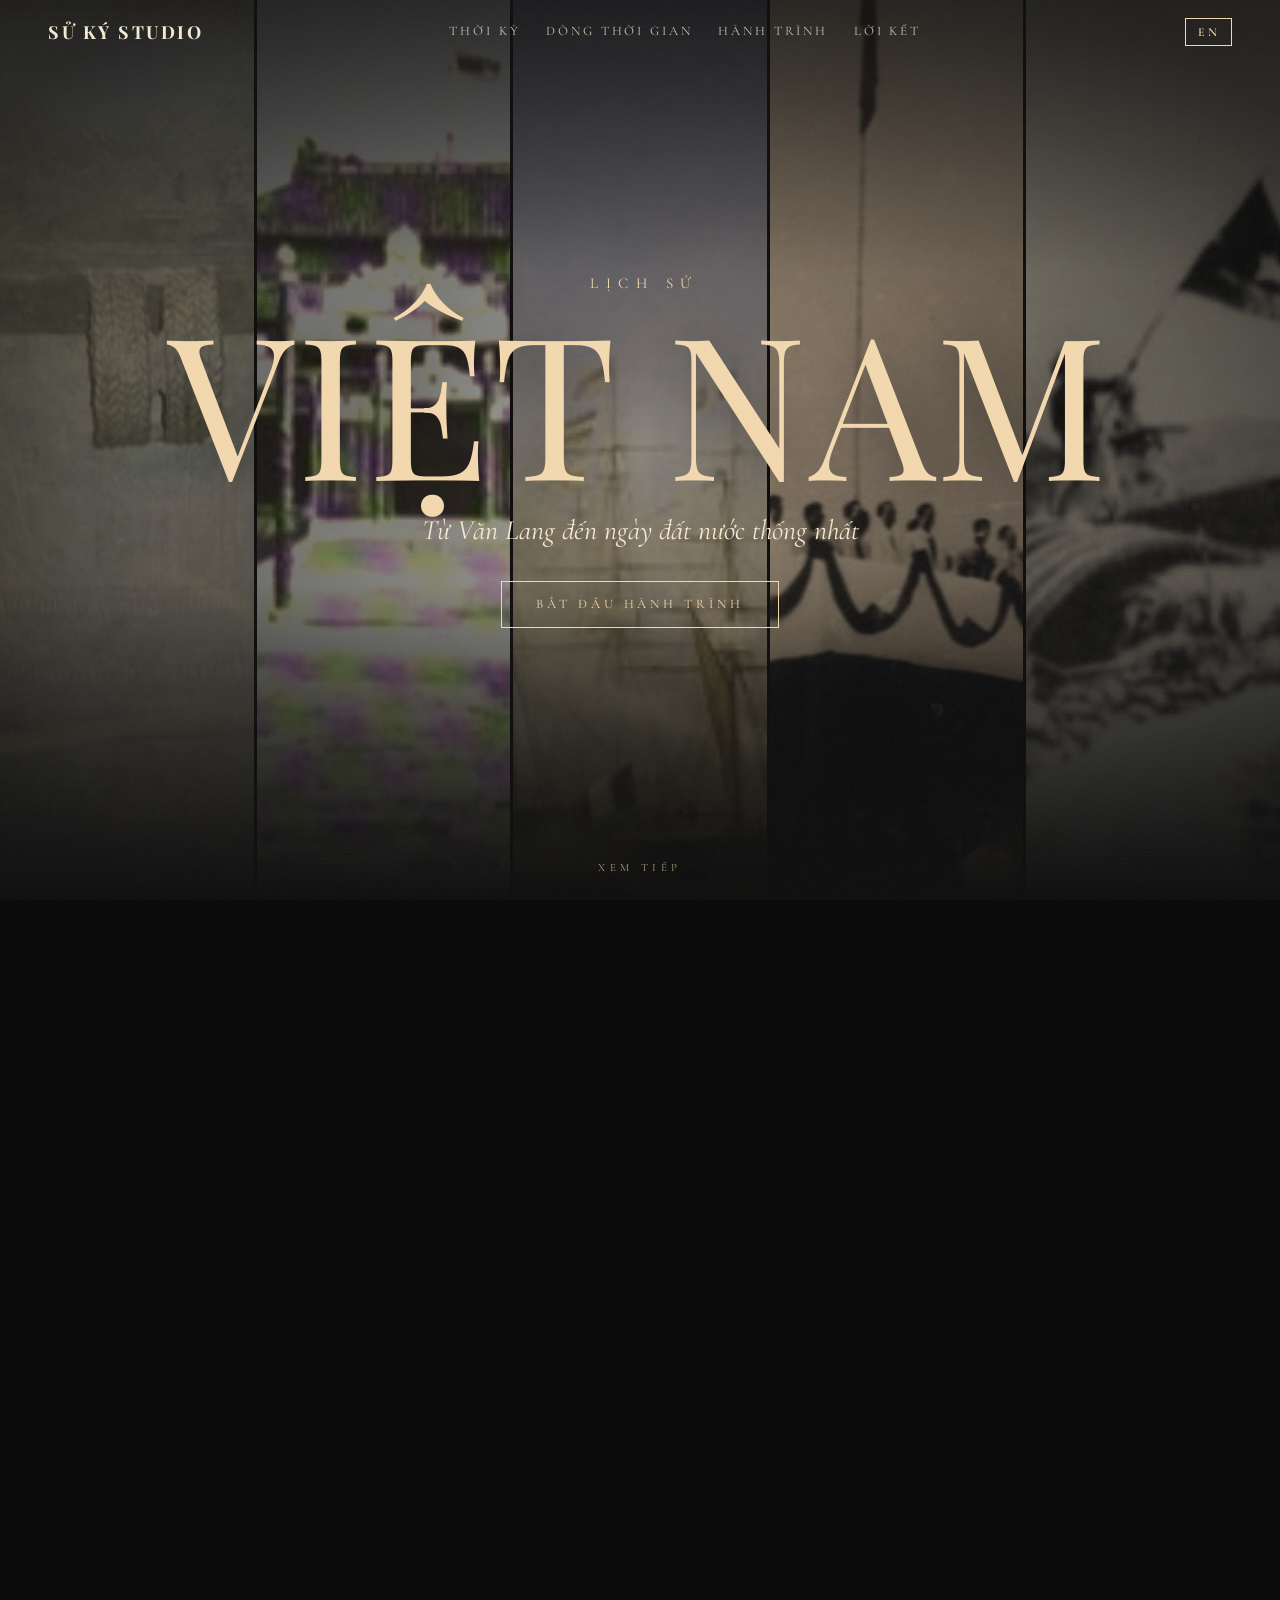
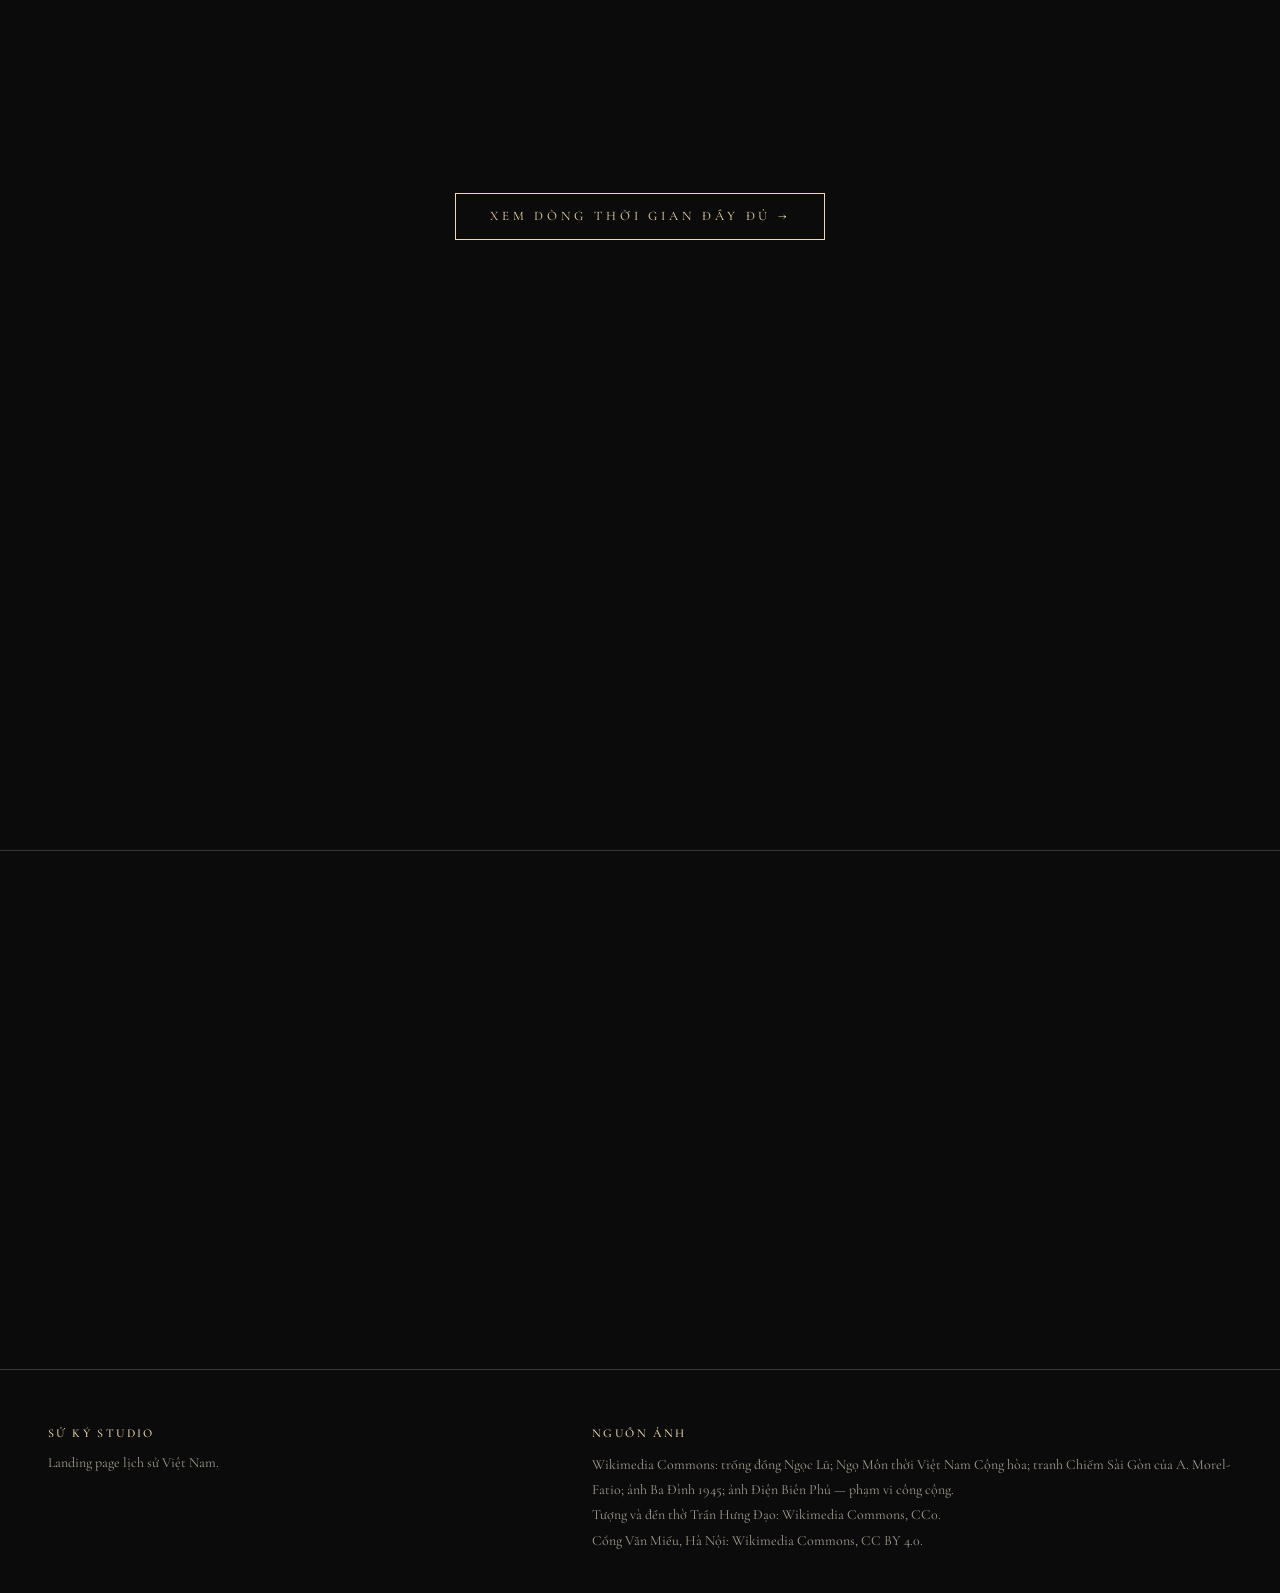
<file: lich-su-viet-nam.html>
<!doctype html>
<html lang="vi">
<head>
<meta charset="utf-8">
<meta http-equiv="refresh" content="0; url=./">
<link rel="canonical" href="./">
<title>SỬ KÝ STUDIO</title>
</head>
<body><a href="./">SỬ KÝ STUDIO</a></body>
</html>
</file>
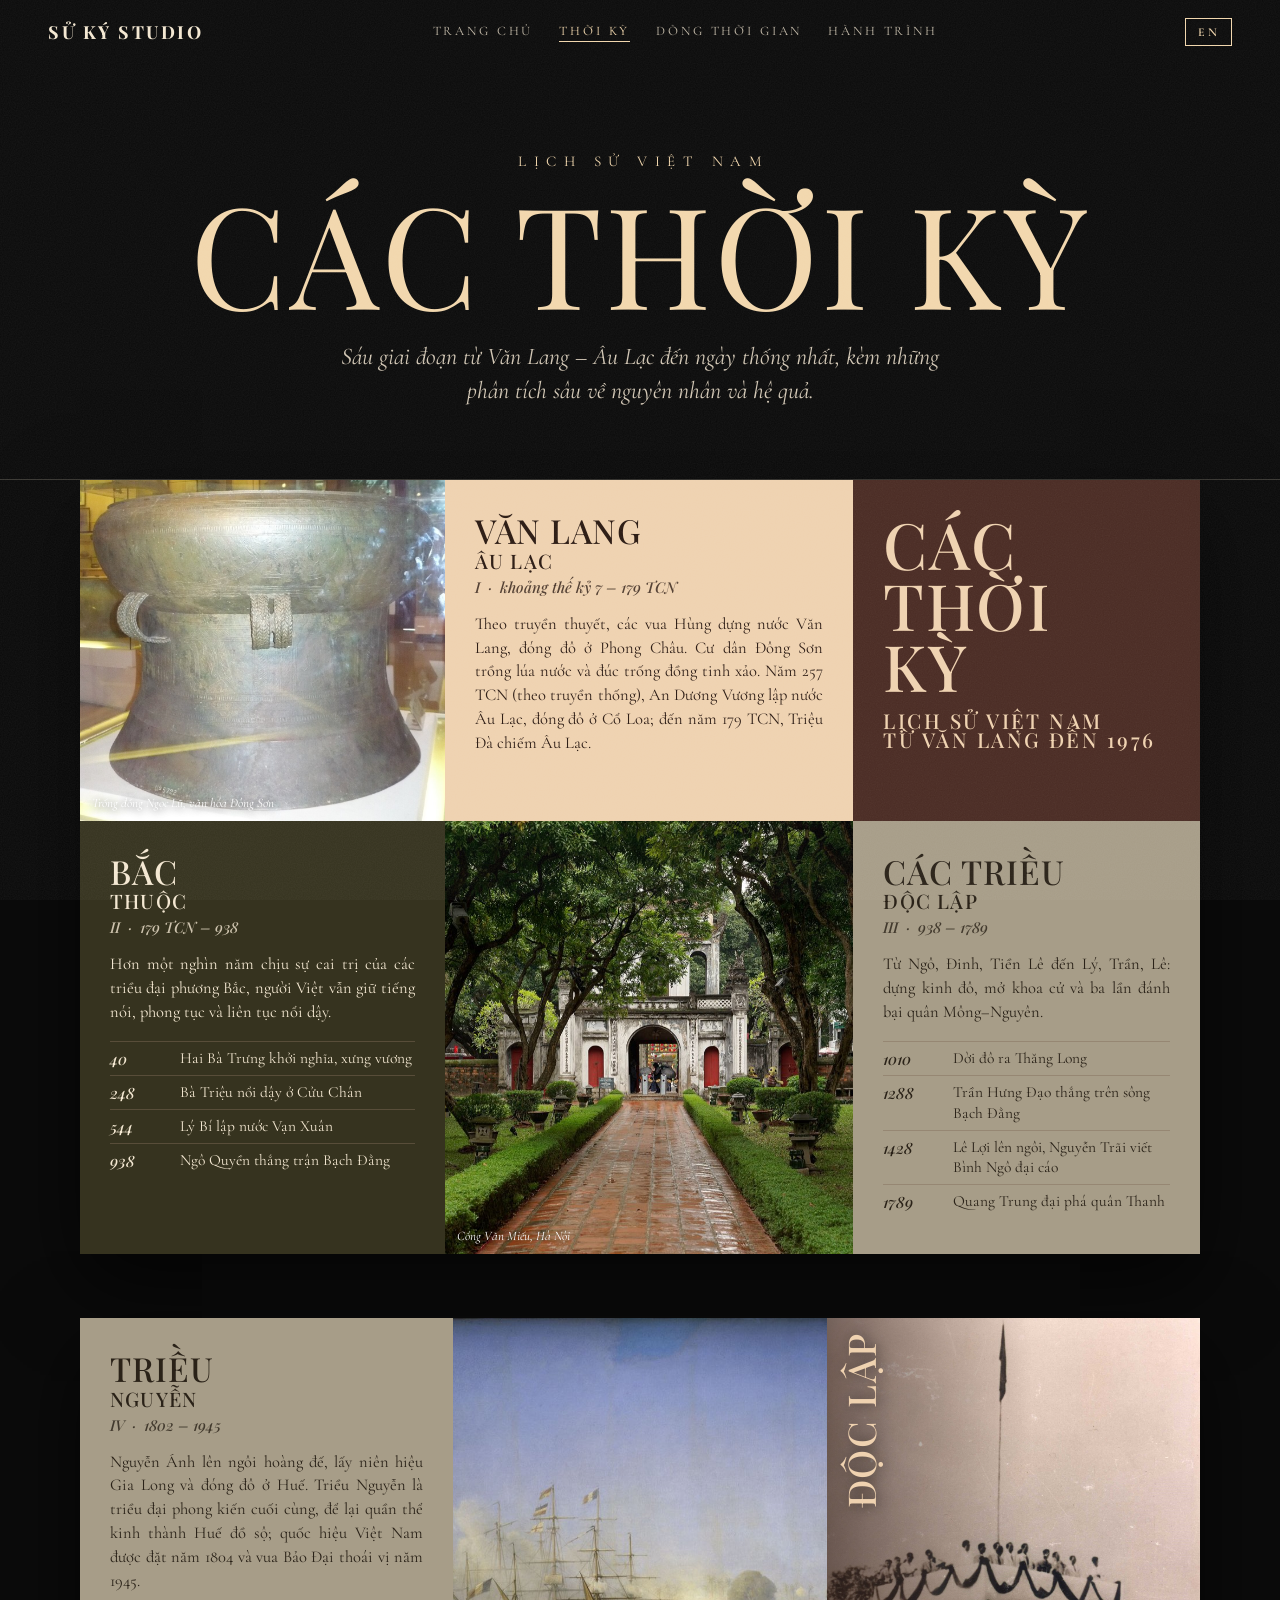
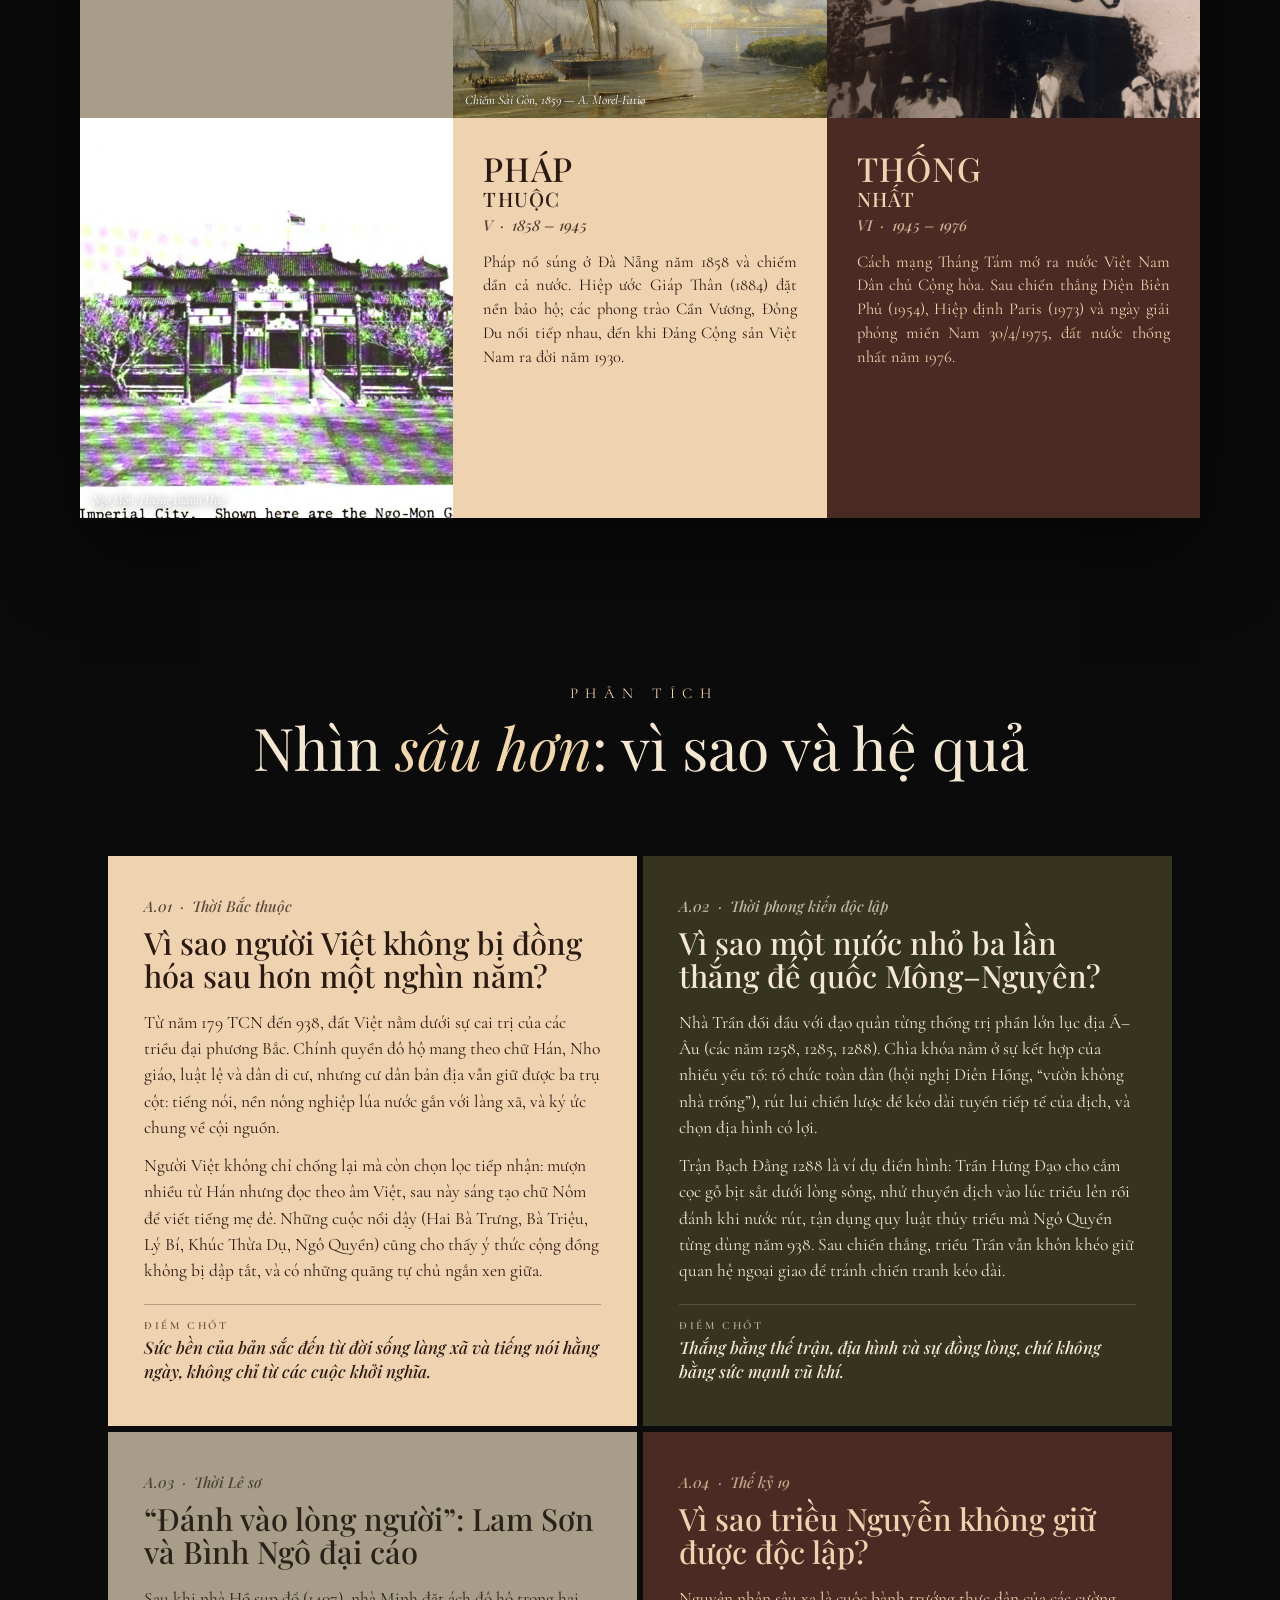
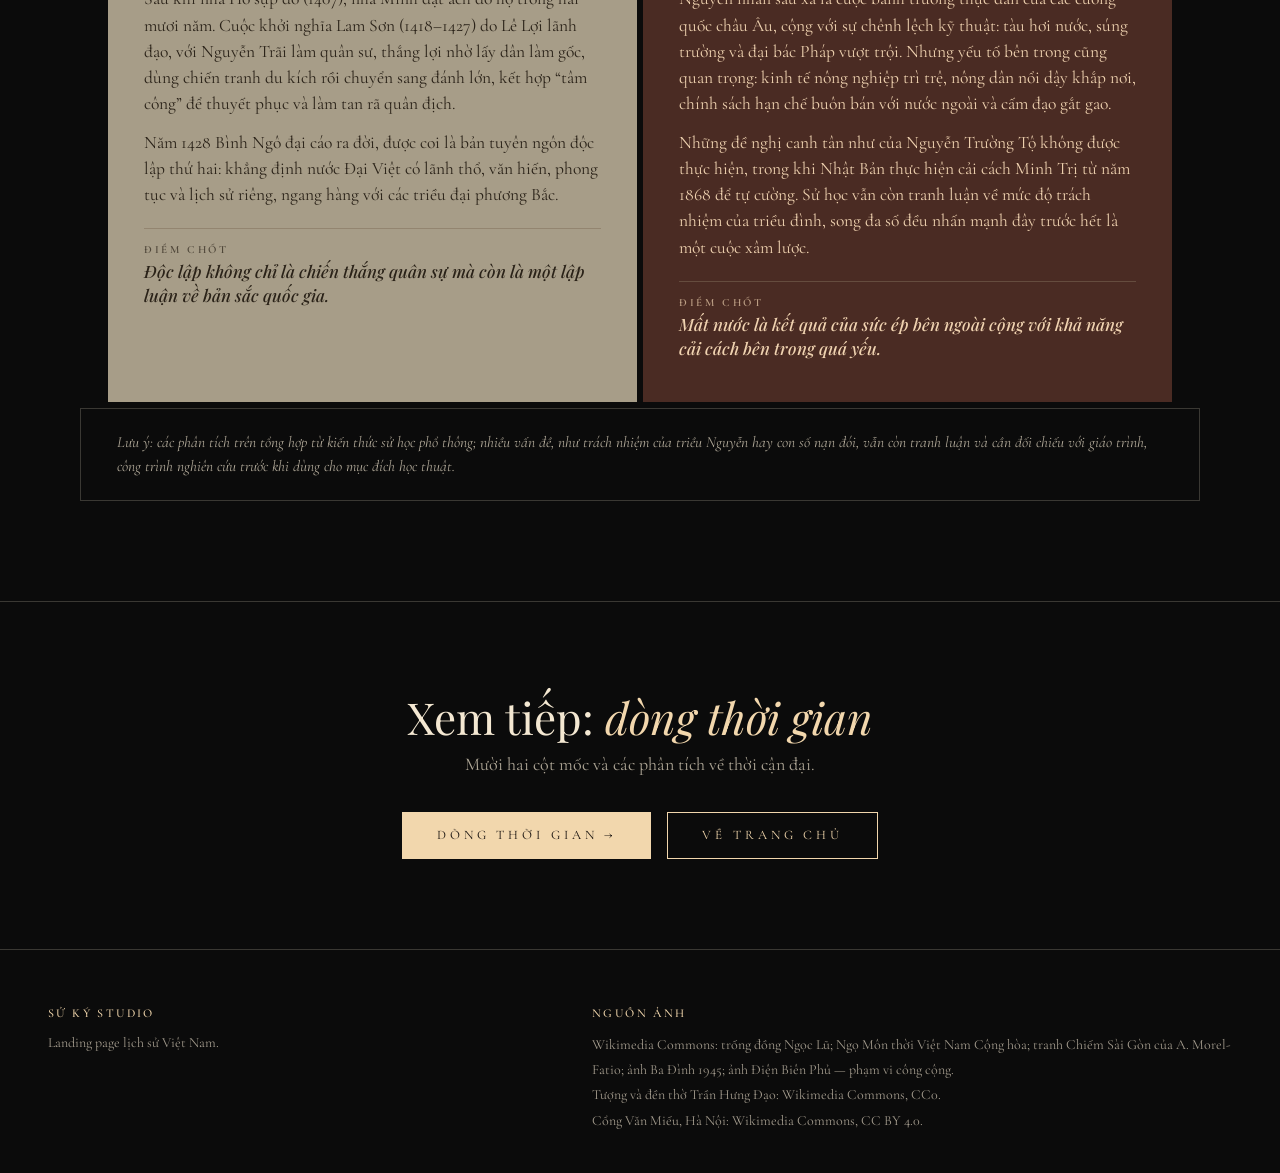
<file: thoi-ky.html>
<!doctype html>
<html lang="vi">
<head>
<meta charset="utf-8">
<script>if(/(^|\/)(index)?\.html$|\.html$/.test(location.pathname)&&history.replaceState){history.replaceState(null,"",location.pathname.replace(/index\.html$/,"").replace(/\.html$/,"")+location.search+location.hash);}</script>
<meta name="viewport" content="width=device-width, initial-scale=1">
<title>Các thời kỳ — Lịch sử Việt Nam</title>
<meta name="description" content="Sáu thời kỳ lịch sử Việt Nam và phân tích sâu.">
<!-- Google tag (gtag.js) -->
<script async src="https://www.googletagmanager.com/gtag/js?id=G-LW1F28HH2S"></script>
<script>
  window.dataLayer = window.dataLayer || [];
  function gtag(){dataLayer.push(arguments);}
  gtag('js', new Date());
  gtag('config', 'G-LW1F28HH2S');
</script>
<link rel="icon" href="favicon.svg" type="image/svg+xml">
<link rel="icon" href="favicon.ico" sizes="48x48">
<link rel="apple-touch-icon" href="apple-touch-icon.png">
<meta name="theme-color" content="#0b0b0b">
<link rel="preconnect" href="https://fonts.googleapis.com">
<link rel="preconnect" href="https://fonts.gstatic.com" crossorigin>
<link href="https://fonts.googleapis.com/css2?family=Cormorant+Garamond:ital,wght@0,400;0,500;0,600;1,400;1,500&family=Playfair+Display:ital,wght@0,400;0,500;0,700;1,400;1,500&display=swap" rel="stylesheet">
<style>
  :root {
    --black: #0b0b0b;
    --ink: #1a1410;
    --peach: #f2d7ad;
    --cream: #f4e8d2;
    --gold: #c09452;
    --maroon: #8a3126;
    --line: rgba(244,232,210,.2);
    --display: "Playfair Display", Georgia, serif;
    --serif: "Cormorant Garamond", Georgia, serif;
  }
  * { box-sizing: border-box; margin: 0; padding: 0; }
  html { scroll-behavior: smooth; scroll-padding-top: 64px; }
  body { background: var(--black); color: var(--cream); font-family: var(--serif); font-size: 18px; line-height: 1.5; -webkit-font-smoothing: antialiased; }
  body::after {
    content: ""; position: fixed; inset: 0; z-index: 60; pointer-events: none; opacity: .06;
    background-image: url("data:image/svg+xml;utf8,<svg xmlns='http://www.w3.org/2000/svg' width='200' height='200'><filter id='n'><feTurbulence type='fractalNoise' baseFrequency='.85' numOctaves='2' stitchTiles='stitch'/><feColorMatrix values='0 0 0 0 1  0 0 0 0 1  0 0 0 0 1  0 0 0 .9 0'/></filter><rect width='100%' height='100%' filter='url(%23n)'/></svg>");
  }
  img { display: block; width: 100%; height: 100%; object-fit: cover; }
  a { color: inherit; text-decoration: none; }
  .wrap { max-width: 1240px; margin: 0 auto; padding: 0 28px; }

  /* ---------- nav ---------- */
  header { position: fixed; top: 0; left: 0; right: 0; z-index: 50; transition: background .3s; }
  header.solid { background: rgba(11,11,11,.92);  border-bottom: 1px solid var(--line); }
  header .wrap { display: flex; justify-content: space-between; align-items: center; height: 64px; }
  .brand { font: 700 18px var(--display); letter-spacing: .14em; white-space: nowrap; }
  nav { display: flex; gap: 26px; font-size: 13px; letter-spacing: .22em; text-transform: uppercase; }
  nav a { opacity: .8; transition: opacity .2s, color .2s; }
  nav a:hover { opacity: 1; color: var(--peach); }

  .lang { margin-left: 18px; background: transparent; color: var(--peach); border: 1px solid var(--peach); padding: 6px 12px; font: 600 12px var(--serif); letter-spacing: .2em; cursor: pointer; transition: background .25s, color .25s; }
  .lang:hover { background: var(--peach); color: var(--ink); }

  /* ---------- hero ---------- */
  .hero { position: relative; min-height: 100vh; min-height: 100svh; display: flex; align-items: center; justify-content: center; overflow: hidden; text-align: center; }
  .strips { position: absolute; inset: -4% 0; display: grid; grid-template-columns: repeat(5, 1fr); gap: 3px; will-change: transform; }
  .strips div { overflow: hidden; }
  .strips img { filter: sepia(.35) saturate(1.2) contrast(1.05) brightness(1); transform: scale(1.12); }
  .hero::before { content: ""; position: absolute; inset: 0; z-index: 1; background: radial-gradient(ellipse at center, rgba(11,11,11,.35), rgba(11,11,11,.82) 88%), linear-gradient(180deg, rgba(11,11,11,.6), transparent 30%, transparent 65%, var(--black)); }
  .hero .in { position: relative; z-index: 2; padding: 0 20px; }
  .kicker { font-size: 15px; letter-spacing: .5em; text-transform: uppercase; color: var(--peach); margin-bottom: 14px; padding-left: .5em; }
  .title { font: 400 clamp(64px, 15.5vw, 230px)/.92 var(--display); letter-spacing: .02em; text-transform: uppercase; color: var(--peach); text-shadow: 0 6px 60px rgba(0,0,0,.6); }
  .sub { margin-top: 22px; font: italic 400 clamp(19px, 2.2vw, 28px) var(--serif); color: var(--cream); }
  .cta { display: inline-block; margin-top: 34px; padding: 13px 34px; border: 1px solid var(--peach); font-size: 13px; letter-spacing: .3em; text-transform: uppercase; color: var(--peach); transition: background .3s, color .3s; }
  .cta:hover { background: var(--peach); color: var(--ink); }
  .scroll { position: absolute; z-index: 2; bottom: 24px; left: 50%; transform: translateX(-50%); font-size: 11px; letter-spacing: .4em; text-transform: uppercase; color: var(--peach); opacity: .7; }

  /* ---------- intro ---------- */
  .intro { padding: 120px 0 80px; text-align: center; }
  .intro h2 { font: 400 clamp(32px, 4.4vw, 58px)/1.15 var(--display); max-width: 900px; margin: 0 auto; }
  .intro h2 em { color: var(--peach); }
  .intro p { max-width: 600px; margin: 26px auto 0; font-size: 20px; color: rgba(244,232,210,.78); }
  .stats { display: grid; grid-template-columns: repeat(4, 1fr); gap: 20px; margin-top: 70px; border-top: 1px solid var(--line); padding-top: 34px; }
  .stats b { display: block; font: 400 clamp(36px, 4.6vw, 60px)/1 var(--display); color: var(--peach); }
  .stats span { font-size: 14px; letter-spacing: .18em; text-transform: uppercase; opacity: .7; }

  /* ---------- section heading ---------- */
  .sec-head { text-align: center; padding: 100px 28px 56px; }
  @media (max-width: 640px) { .sec-head { padding-left: 18px; padding-right: 18px; } }
  .sec-head .kicker { margin-bottom: 10px; }
  .sec-head h2 { font: 400 clamp(34px, 4.6vw, 60px)/1.1 var(--display); }
  .sec-head h2 em { color: var(--peach); }

  /* ---------- brochure spreads (thời kỳ) ---------- */
  :root { --brown: #4a2b23; --olive: #36331f; --taupe: #a79d88; --paper: #efd2b0; }
  .spread { max-width: 1120px; margin: 0 auto 64px; display: grid; box-shadow: 0 30px 80px rgba(0,0,0,.6); background: var(--olive); }
  .spread.a { grid-template-columns: 1fr 1.12fr .95fr; }
  .spread.b { grid-template-columns: repeat(3, minmax(0, 1fr)); grid-template-rows: repeat(2, minmax(400px, auto)); }
  .spread.b .col { display: contents; }
  .spread.b .col:nth-child(1) > * { grid-column: 1; }
  .spread.b .col:nth-child(2) > * { grid-column: 2; }
  .spread.b .col:nth-child(3) > * { grid-column: 3; }
  .spread.b .col > :first-child { grid-row: 1; }
  .spread.b .col > :last-child { grid-row: 2; }
  .spread.b .c.img { min-height: 400px; }
  .spread.b .c.img img { position: absolute; inset: 0; }
  .spread.b .c.tx { overflow-wrap: anywhere; }
  .c { position: relative; overflow: hidden; }
  .c.img img { transition: transform 1.4s ease; }
  .c.img:hover img { transform: scale(1.05); }
  .c.img figcaption { position: absolute; left: 12px; bottom: 10px; right: 12px; font: italic 400 13px var(--serif); color: #fff; text-shadow: 0 1px 8px rgba(0,0,0,.9); }
  .c.tx { padding: 34px 30px 36px; display: flex; flex-direction: column; }
  .c.peach { background: var(--paper); color: #2b1a12; }
  .c.olive { background: var(--olive); color: var(--cream); }
  .c.brown { background: var(--brown); color: var(--paper); }
  .c.taupe { background: var(--taupe); color: #2a2218; }
  .c h3 { font: 500 clamp(26px, 2.6vw, 38px)/.98 var(--display); text-transform: uppercase; letter-spacing: .03em; margin-bottom: 6px; }
  .c h3 small { display: block; font-size: .6em; letter-spacing: .06em; margin-top: 4px; }
  .c .yr { font: italic 500 15px var(--display); opacity: .8; margin-bottom: 16px; }
  .c p { font-size: 16.5px; line-height: 1.45; text-align: justify; hyphens: auto; }
  .c ul { list-style: none; margin-top: 16px; }
  .c li { display: grid; grid-template-columns: 62px 1fr; gap: 8px; padding: 6px 0; border-top: 1px solid rgba(128,110,90,.45); font-size: 15.5px; line-height: 1.35; }
  .c li b { font: italic 500 15.5px var(--display); }
  .big-title { font: 500 clamp(40px, 5vw, 66px)/.95 var(--display); text-transform: uppercase; letter-spacing: .03em; }
  .big-title small { display: block; font-size: .32em; letter-spacing: .12em; margin-top: 14px; }
  .vert { position: absolute; z-index: 2; left: 14px; top: 14px; writing-mode: vertical-rl; transform: rotate(180deg); font: 500 clamp(28px, 3vw, 42px)/1 var(--display); text-transform: uppercase; letter-spacing: .05em; color: var(--paper); text-shadow: 0 2px 14px rgba(0,0,0,.6); }
  .shade::after { content: ""; position: absolute; inset: 0; background: linear-gradient(90deg, rgba(40,22,16,.65), transparent 55%); }
  .col { display: flex; flex-direction: column; min-height: 660px; }
  .col > .c { flex: 1 1 auto; }
  .col > .c.img { flex: 1 1 46%; min-height: 280px; }
  .col > .c.tx { flex: 1 1 54%; }
  .a .r1 { min-height: 300px; }

  /* ---------- timeline (ribbon) ---------- */
  .tl-sec { background: #efe9d8; color: #20321f; padding: 90px 0 110px; position: relative; overflow: hidden; }
  .tl-sec::before { content: ""; position: absolute; inset: 0; background: radial-gradient(ellipse at 20% 10%, rgba(140,160,120,.22), transparent 55%), radial-gradient(ellipse at 90% 70%, rgba(190,160,110,.2), transparent 55%); pointer-events: none; }
  .tl { position: relative; max-width: 1100px; margin: 0 auto; padding: 0 28px; display: grid; grid-template-columns: 1.55fr 1fr; gap: 10px; }
  .tl-art { position: relative; }
  .tl-art svg { width: 100%; height: auto; display: block; overflow: visible; }
  .tl-title { position: absolute; left: 0; top: 0; z-index: 2; font: 500 clamp(34px, 4.8vw, 62px)/1.02 var(--display); color: #0f4a2b; letter-spacing: -.01em; }
  .tl-brand { position: absolute; right: 28px; top: -52px; font: 800 28px var(--display); color: #0f4a2b; }
  .tl-text { position: relative; }
  .tl-b { position: absolute; left: 0; right: 0; transform: translateY(-50%); }
  .tl-b h4 { font: 500 clamp(22px, 2.2vw, 30px)/1.05 var(--display); color: #1b2b1a; }
  .tl-b .meta { font-size: 17px; color: #4a5a46; margin-top: 3px; }
  .tl-b .rule { display: block; width: 52px; height: 2px; background: #0f4a2b; margin: 10px 0 12px; }
  .tl-b li { list-style: none; display: grid; grid-template-columns: 56px 1fr; gap: 8px; font-size: 16px; line-height: 1.32; padding: 3px 0; color: #2c3a2a; }
  .tl-b li b { font: italic 600 15px var(--display); color: #0f4a2b; padding-top: 1px; }
  .tl-b .mimg { display: none; }
  .rib-txt { font: italic 400 30px var(--serif); fill: #6e7d68; letter-spacing: .02em; }


  /* ---------- phân tích sâu ---------- */
  .deep { padding: 20px 0 100px; }
  .deep .grid { max-width: 1120px; margin: 0 auto; padding: 0 28px; display: grid; grid-template-columns: 1fr 1fr; gap: 6px; }
  .an { padding: 40px 36px 42px; position: relative; }
  .an.peach { background: var(--paper); color: #2b1a12; }
  .an.olive { background: var(--olive); color: var(--cream); }
  .an.brown { background: var(--brown); color: var(--paper); }
  .an.taupe { background: var(--taupe); color: #2a2218; }
  .an .tag { font: italic 500 15px var(--display); opacity: .75; margin-bottom: 10px; }
  .an h3 { font: 500 clamp(24px, 2.4vw, 32px)/1.08 var(--display); margin-bottom: 18px; }
  .an p { font-size: 17.5px; line-height: 1.5; }
  .an p + p { margin-top: 12px; }
  .an .key { margin-top: 20px; padding-top: 14px; border-top: 1px solid currentColor; border-top-color: rgba(128,110,90,.5); font: italic 500 17px/1.4 var(--display); }
  .an .key b { font: 600 11px var(--serif); letter-spacing: .24em; text-transform: uppercase; display: block; margin-bottom: 4px; opacity: .7; font-style: normal; }
  .an.wide { grid-column: span 2; }
  .cmp { width: 100%; border-collapse: collapse; margin-top: 8px; font-size: 16px; }
  .cmp th, .cmp td { text-align: left; vertical-align: top; padding: 11px 12px 11px 0; border-top: 1px solid rgba(244,232,210,.28); line-height: 1.35; }
  .cmp th { font: 600 12px var(--serif); letter-spacing: .2em; text-transform: uppercase; opacity: .7; border-top: 0; }
  .cmp td:first-child { font: 500 17px var(--display); color: var(--peach); white-space: nowrap; padding-right: 20px; }
  .note { max-width: 1120px; margin: 6px auto 0; padding: 22px 36px; font-size: 15.5px; color: rgba(244,232,210,.7); font-style: italic; border: 1px solid var(--line); }

  /* ---------- closing ---------- */
  .closing { position: relative; padding: 140px 0; text-align: center; overflow: hidden; border-top: 1px solid var(--line); }
  .closing .bg { position: absolute; inset: 0; opacity: .22; }
  .closing .bg img { filter: sepia(.5) grayscale(.4); }
  .closing .in { position: relative; }
  .quote { font: italic 400 clamp(26px, 3.4vw, 44px)/1.35 var(--display); max-width: 820px; margin: 0 auto; color: var(--cream); }
  .quote small { display: block; margin-top: 22px; font: 400 14px var(--serif); letter-spacing: .3em; text-transform: uppercase; color: var(--peach); }

  footer { padding: 54px 0 40px; border-top: 1px solid var(--line); font-size: 14px; color: rgba(244,232,210,.65); }
  footer .row { display: flex; justify-content: space-between; gap: 40px; flex-wrap: wrap; }
  footer b { color: var(--peach); font-weight: 500; letter-spacing: .2em; text-transform: uppercase; font-size: 12px; display: block; margin-bottom: 10px; }
  footer ul { list-style: none; line-height: 1.8; max-width: 640px; }
  footer a:hover { color: var(--peach); }

  .reveal { opacity: 0; transform: translateY(30px); transition: opacity 1s ease, transform 1s ease; }
  .reveal.on { opacity: 1; transform: none; }

  /* ---------- responsive ---------- */
  @media (max-width: 900px) {
    nav { display: none; }
    .spread.a, .spread.b { grid-template-columns: 1fr; grid-template-rows: none; }
    .spread.b .col > * { grid-column: auto !important; grid-row: auto !important; }
    .spread.b .c.img { min-height: 280px; }
    .spread.a .c.img { min-height: 260px; }
    .col { min-height: 0; }
    .deep .grid { grid-template-columns: 1fr; padding: 0 12px; }
    .an.wide { grid-column: auto; }
    .an { padding: 32px 22px; }
    .cmp { display: block; overflow-x: auto; }
    .tl { grid-template-columns: 1fr; }
    .tl-art svg { display: none; }
    .tl-title { position: static; margin-bottom: 36px; }
    .tl-brand { display: none; }
    .tl-text { display: grid; gap: 40px; }
    .tl-b { position: static; transform: none; }
    .tl-b .mimg { display: block; width: 100%; aspect-ratio: 16 / 9; border-radius: 50% / 44%; overflow: hidden; margin-bottom: 18px; }
    .stats { grid-template-columns: 1fr 1fr; }
    .strips { grid-template-columns: repeat(3, 1fr); }
    .strips div:nth-child(n+4) { display: none; }
  }
  @media (max-width: 520px) {
    .wrap { padding: 0 18px; }
  }
  @media (prefers-reduced-motion: reduce) { .reveal { opacity: 1; transform: none; transition: none; } html { scroll-behavior: auto; } }

  /* ---------- sub pages ---------- */
  .ph { padding: 150px 0 72px; text-align: center; border-bottom: 1px solid var(--line); }
  .ph .kicker { margin-bottom: 12px; }
  .ph h1 { font: 400 clamp(54px, 11vw, 150px)/.95 var(--display); text-transform: uppercase; color: var(--peach); letter-spacing: .02em; }
  .ph p { max-width: 600px; margin: 22px auto 0; font: italic 400 clamp(19px, 2vw, 24px)/1.4 var(--serif); color: rgba(244,232,210,.85); }
  nav a.on { color: var(--peach); opacity: 1; border-bottom: 1px solid var(--peach); }
  .jump { padding: 90px 0; text-align: center; border-top: 1px solid var(--line); }
  .jump h2 { font: 400 clamp(28px, 3.6vw, 44px)/1.15 var(--display); margin-bottom: 8px; }
  .jump h2 em { color: var(--peach); }
  .jump p { color: rgba(244,232,210,.7); margin-bottom: 8px; }
  .jump .cta { margin: 26px 8px 0; }
  .jump .cta.solid { background: var(--peach); color: var(--ink); }
  /* ---------- mobile menu ---------- */
  .burger { display: none; background: transparent; border: 1px solid var(--peach); width: 40px; height: 34px; padding: 0; margin-left: 10px; cursor: pointer; flex-direction: column; gap: 5px; align-items: center; justify-content: center; }
  .burger span { display: block; width: 18px; height: 1.5px; background: var(--peach); transition: transform .3s, opacity .3s; }
  header.open .burger span:nth-child(1) { transform: translateY(6.5px) rotate(45deg); }
  header.open .burger span:nth-child(2) { opacity: 0; }
  header.open .burger span:nth-child(3) { transform: translateY(-6.5px) rotate(-45deg); }
  @media (max-width: 900px) {
    .burger { display: flex; }
    header .lang { margin-left: auto; }
    header nav { display: flex !important; position: fixed; top: 64px; left: 0; right: 0; flex-direction: column; gap: 0; background: rgba(11,11,11,.98); border-bottom: 1px solid var(--line); padding: 6px 0 10px; opacity: 0; transform: translateY(-8px); pointer-events: none; transition: opacity .25s, transform .25s; }
    header.open nav { opacity: 1; transform: none; pointer-events: auto; }
    header.open { background: rgba(11,11,11,.98); }
    header nav a { padding: 16px 24px; font-size: 14px; border-bottom: 1px solid var(--line); opacity: 1; }
    header nav a:last-child { border-bottom: 0; }
  }
  .deep .grid > .an { min-width: 0; }
  @media (max-width: 640px) {
    .cmp, .cmp tbody, .cmp tr, .cmp td { display: block; width: 100%; }
    .cmp thead { display: none; }
    .cmp tr { padding: 14px 0; border-top: 1px solid rgba(244,232,210,.28); }
    .cmp td { border: 0; padding: 3px 0; white-space: normal; }
  }
  /* ---------- mobile: menu always visible as a swipeable row (no button needed) ---------- */
  @media (max-width: 900px) {
    html { scroll-padding-top: 112px; }
    .burger { display: none !important; }
    header { background: rgba(11,11,11,.97) !important; border-bottom: 1px solid var(--line); }
    header .wrap { height: auto !important; flex-wrap: wrap; align-items: center; padding-top: 10px; padding-bottom: 0; }
    header .brand { font-size: 16px; }
    header .lang { margin-left: auto !important; }
    header nav { display: flex !important; position: static !important; order: 3; width: 100%; flex-direction: row !important; gap: 14px; overflow-x: auto; justify-content: space-between; padding: 10px 0 12px; margin-top: 8px; border-top: 1px solid var(--line); border-bottom: 0 !important; background: none !important; opacity: 1 !important; transform: none !important; pointer-events: auto !important; -webkit-overflow-scrolling: touch; scrollbar-width: none; }
    header nav::-webkit-scrollbar { display: none; }
    header nav a { white-space: nowrap; padding: 4px 0 !important; border: 0 !important; font-size: 11px; letter-spacing: .08em; opacity: 1; }
  }
</style>
</head>
<body>
<header class="solid">
  <div class="wrap">
    <a data-i="0" href="./" class="brand">SỬ KÝ STUDIO</a>
    <nav>
      <a data-i="56" href="./">Trang chủ</a>
      <a data-i="1" href="thoi-ky" class=on>Thời kỳ</a>
      <a data-i="2" href="dong-thoi-gian">Dòng thời gian</a>
      <a data-i="180" href="hanh-trinh">Hành trình</a>
    </nav>
    <button class="lang" id="lang" type="button" aria-label="Switch language">EN</button>
    <button class="burger" id="burger" type="button" aria-label="Menu" aria-expanded="false"><span></span><span></span><span></span></button>
  </div>
</header>

<main>
  <section class="ph">
    <div class="wrap">
      <div data-i="57" class="kicker">Lịch sử Việt Nam</div>
      <h1 data-i="44">Các thời kỳ</h1>
      <p data-i="58">Sáu giai đoạn từ Văn Lang – Âu Lạc đến ngày thống nhất, kèm những phân tích sâu về nguyên nhân và hệ quả.</p>
    </div>
  </section>
  <div id="thoi-ky"></div>
  <!-- Spread A: I – III -->
  <div class="spread a reveal" id="spread-a">
    <figure class="c img r1"><img src="images/ngoclu.jpg" alt="Trống đồng Ngọc Lũ" style="object-position: 50% 40%"><figcaption data-i="59">Trống đồng Ngọc Lũ, văn hóa Đông Sơn</figcaption></figure>
    <div class="c tx peach r1">
      <h3 data-i="60">Văn Lang<small>Âu Lạc</small></h3>
      <div data-i="61" class="yr">I &nbsp;·&nbsp; khoảng thế kỷ 7 – 179 TCN</div>
      <p data-i="62">Theo truyền thuyết, các vua Hùng dựng nước Văn Lang, đóng đô ở Phong Châu. Cư dân Đông Sơn trồng lúa nước và đúc trống đồng tinh xảo. Năm 257 TCN (theo truyền thống), An Dương Vương lập nước Âu Lạc, đóng đô ở Cổ Loa; đến năm 179 TCN, Triệu Đà chiếm Âu Lạc.</p>
    </div>
    <div class="c tx brown r1" style="justify-content:space-between">
      <div data-i="63" class="big-title">Các<br>thời<br>kỳ<small>Lịch sử Việt Nam<br>từ Văn Lang đến 1976</small></div>
    </div>

    <div class="c tx olive">
      <h3 data-i="64">Bắc<small>thuộc</small></h3>
      <div data-i="65" class="yr">II &nbsp;·&nbsp; 179 TCN – 938</div>
      <p data-i="66">Hơn một nghìn năm chịu sự cai trị của các triều đại phương Bắc, người Việt vẫn giữ tiếng nói, phong tục và liên tục nổi dậy.</p>
      <ul>
        <li><b>40</b><span data-i="67">Hai Bà Trưng khởi nghĩa, xưng vương</span></li>
        <li><b>248</b><span data-i="68">Bà Triệu nổi dậy ở Cửu Chân</span></li>
        <li><b>544</b><span data-i="69">Lý Bí lập nước Vạn Xuân</span></li>
        <li><b>938</b><span data-i="70">Ngô Quyền thắng trận Bạch Đằng</span></li>
      </ul>
    </div>
    <figure class="c img"><img src="images/vanmieu.jpg" alt="Cổng Văn Miếu, Hà Nội" loading="lazy"><figcaption data-i="71">Cổng Văn Miếu, Hà Nội</figcaption></figure>
    <div class="c tx taupe">
      <h3 data-i="72">Các triều<small>độc lập</small></h3>
      <div data-i="73" class="yr">III &nbsp;·&nbsp; 938 – 1789</div>
      <p data-i="74">Từ Ngô, Đinh, Tiền Lê đến Lý, Trần, Lê: dựng kinh đô, mở khoa cử và ba lần đánh bại quân Mông–Nguyên.</p>
      <ul>
        <li><b>1010</b><span data-i="35">Dời đô ra Thăng Long</span></li>
        <li><b>1288</b><span data-i="75">Trần Hưng Đạo thắng trên sông Bạch Đằng</span></li>
        <li><b>1428</b><span data-i="76">Lê Lợi lên ngôi, Nguyễn Trãi viết Bình Ngô đại cáo</span></li>
        <li><b>1789</b><span data-i="77">Quang Trung đại phá quân Thanh</span></li>
      </ul>
    </div>
  </div>

  <!-- Spread B: IV – VI -->
  <div class="spread b reveal" id="spread-b">
    <div class="col">
      <div class="c tx taupe">
        <h3 data-i="78">Triều<small>Nguyễn</small></h3>
        <div data-i="79" class="yr">IV &nbsp;·&nbsp; 1802 – 1945</div>
        <p data-i="80">Nguyễn Ánh lên ngôi hoàng đế, lấy niên hiệu Gia Long và đóng đô ở Huế. Triều Nguyễn là triều đại phong kiến cuối cùng, để lại quần thể kinh thành Huế đồ sộ; quốc hiệu Việt Nam được đặt năm 1804 và vua Bảo Đại thoái vị năm 1945.</p>
      </div>
      <figure class="c img"><img src="images/ngomon.jpg" alt="Ngọ Môn, Huế" loading="lazy" style="object-position: 50% 20%; transform: scale(1.2); transform-origin: 50% 15%"><figcaption data-i="81">Ngọ Môn, Hoàng thành Huế</figcaption></figure>
    </div>
    <div class="col">
      <figure class="c img"><img src="images/saigon1859.jpg" alt="Pháp chiếm Sài Gòn, 1859" loading="lazy" style="object-position: 28% 85%"><figcaption data-i="82">Chiếm Sài Gòn, 1859 — A. Morel-Fatio</figcaption></figure>
      <div class="c tx peach">
        <h3 data-i="83">Pháp<small>thuộc</small></h3>
        <div data-i="84" class="yr">V &nbsp;·&nbsp; 1858 – 1945</div>
        <p data-i="85">Pháp nổ súng ở Đà Nẵng năm 1858 và chiếm dần cả nước. Hiệp ước Giáp Thân (1884) đặt nền bảo hộ; các phong trào Cần Vương, Đông Du nối tiếp nhau, đến khi Đảng Cộng sản Việt Nam ra đời năm 1930.</p>
      </div>
    </div>
    <div class="col">
      <figure class="c img shade"><img src="images/badinh1945.jpg" alt="Quảng trường Ba Đình, 2/9/1945" loading="lazy" style="object-position: 50% 25%"><span data-i="86" class="vert">Độc lập</span></figure>
      <div class="c tx brown">
        <h3 data-i="87">Thống<small>nhất</small></h3>
        <div data-i="88" class="yr">VI &nbsp;·&nbsp; 1945 – 1976</div>
        <p data-i="89">Cách mạng Tháng Tám mở ra nước Việt Nam Dân chủ Cộng hòa. Sau chiến thắng Điện Biên Phủ (1954), Hiệp định Paris (1973) và ngày giải phóng miền Nam 30/4/1975, đất nước thống nhất năm 1976.</p>
      </div>
    </div>
  </div>

  <div class="sec-head wrap reveal" id="phan-tich">
    <div data-i="90" class="kicker">Phân tích</div>
    <h2 data-i="91">Nhìn <em>sâu hơn</em>: vì sao và hệ quả</h2>
  </div>
  <section class="deep">
    <div class="grid">
      <article class="an peach reveal">
        <div data-i="92" class="tag">A.01 &nbsp;·&nbsp; Thời Bắc thuộc</div>
        <h3 data-i="93">Vì sao người Việt không bị đồng hóa sau hơn một nghìn năm?</h3>
        <p data-i="94">Từ năm 179 TCN đến 938, đất Việt nằm dưới sự cai trị của các triều đại phương Bắc. Chính quyền đô hộ mang theo chữ Hán, Nho giáo, luật lệ và dân di cư, nhưng cư dân bản địa vẫn giữ được ba trụ cột: tiếng nói, nền nông nghiệp lúa nước gắn với làng xã, và ký ức chung về cội nguồn.</p>
        <p data-i="95">Người Việt không chỉ chống lại mà còn chọn lọc tiếp nhận: mượn nhiều từ Hán nhưng đọc theo âm Việt, sau này sáng tạo chữ Nôm để viết tiếng mẹ đẻ. Những cuộc nổi dậy (Hai Bà Trưng, Bà Triệu, Lý Bí, Khúc Thừa Dụ, Ngô Quyền) cũng cho thấy ý thức cộng đồng không bị dập tắt, và có những quãng tự chủ ngắn xen giữa.</p>
        <div data-i="96" class="key"><b>Điểm chốt</b>Sức bền của bản sắc đến từ đời sống làng xã và tiếng nói hằng ngày, không chỉ từ các cuộc khởi nghĩa.</div>
      </article>
      <article class="an olive reveal">
        <div data-i="97" class="tag">A.02 &nbsp;·&nbsp; Thời phong kiến độc lập</div>
        <h3 data-i="98">Vì sao một nước nhỏ ba lần thắng đế quốc Mông–Nguyên?</h3>
        <p data-i="99">Nhà Trần đối đầu với đạo quân từng thống trị phần lớn lục địa Á–Âu (các năm 1258, 1285, 1288). Chìa khóa nằm ở sự kết hợp của nhiều yếu tố: tổ chức toàn dân (hội nghị Diên Hồng, “vườn không nhà trống”), rút lui chiến lược để kéo dài tuyến tiếp tế của địch, và chọn địa hình có lợi.</p>
        <p data-i="100">Trận Bạch Đằng 1288 là ví dụ điển hình: Trần Hưng Đạo cho cắm cọc gỗ bịt sắt dưới lòng sông, nhử thuyền địch vào lúc triều lên rồi đánh khi nước rút, tận dụng quy luật thủy triều mà Ngô Quyền từng dùng năm 938. Sau chiến thắng, triều Trần vẫn khôn khéo giữ quan hệ ngoại giao để tránh chiến tranh kéo dài.</p>
        <div data-i="101" class="key"><b>Điểm chốt</b>Thắng bằng thế trận, địa hình và sự đồng lòng, chứ không bằng sức mạnh vũ khí.</div>
      </article>
      <article class="an taupe reveal">
        <div data-i="102" class="tag">A.03 &nbsp;·&nbsp; Thời Lê sơ</div>
        <h3 data-i="103">“Đánh vào lòng người”: Lam Sơn và Bình Ngô đại cáo</h3>
        <p data-i="104">Sau khi nhà Hồ sụp đổ (1407), nhà Minh đặt ách đô hộ trong hai mươi năm. Cuộc khởi nghĩa Lam Sơn (1418–1427) do Lê Lợi lãnh đạo, với Nguyễn Trãi làm quân sư, thắng lợi nhờ lấy dân làm gốc, dùng chiến tranh du kích rồi chuyển sang đánh lớn, kết hợp “tâm công” để thuyết phục và làm tan rã quân địch.</p>
        <p data-i="105">Năm 1428 Bình Ngô đại cáo ra đời, được coi là bản tuyên ngôn độc lập thứ hai: khẳng định nước Đại Việt có lãnh thổ, văn hiến, phong tục và lịch sử riêng, ngang hàng với các triều đại phương Bắc.</p>
        <div data-i="106" class="key"><b>Điểm chốt</b>Độc lập không chỉ là chiến thắng quân sự mà còn là một lập luận về bản sắc quốc gia.</div>
      </article>
      <article class="an brown reveal">
        <div data-i="107" class="tag">A.04 &nbsp;·&nbsp; Thế kỷ 19</div>
        <h3 data-i="108">Vì sao triều Nguyễn không giữ được độc lập?</h3>
        <p data-i="109">Nguyên nhân sâu xa là cuộc bành trướng thực dân của các cường quốc châu Âu, cộng với sự chênh lệch kỹ thuật: tàu hơi nước, súng trường và đại bác Pháp vượt trội. Nhưng yếu tố bên trong cũng quan trọng: kinh tế nông nghiệp trì trệ, nông dân nổi dậy khắp nơi, chính sách hạn chế buôn bán với nước ngoài và cấm đạo gắt gao.</p>
        <p data-i="110">Những đề nghị canh tân như của Nguyễn Trường Tộ không được thực hiện, trong khi Nhật Bản thực hiện cải cách Minh Trị từ năm 1868 để tự cường. Sử học vẫn còn tranh luận về mức độ trách nhiệm của triều đình, song đa số đều nhấn mạnh đây trước hết là một cuộc xâm lược.</p>
        <div data-i="111" class="key"><b>Điểm chốt</b>Mất nước là kết quả của sức ép bên ngoài cộng với khả năng cải cách bên trong quá yếu.</div>
      </article>
    </div>
    <p data-i="112" class="note reveal">Lưu ý: các phân tích trên tổng hợp từ kiến thức sử học phổ thông; nhiều vấn đề, như trách nhiệm của triều Nguyễn hay con số nạn đói, vẫn còn tranh luận và cần đối chiếu với giáo trình, công trình nghiên cứu trước khi dùng cho mục đích học thuật.</p>
  </section>
  <section class="jump">
    <div class="wrap reveal">
      <h2 data-i="113">Xem tiếp: <em>dòng thời gian</em></h2>
      <p data-i="114">Mười hai cột mốc và các phân tích về thời cận đại.</p>
      <a data-i="115" href="dong-thoi-gian" class="cta solid">Dòng thời gian →</a><a data-i="116" href="./" class="cta">Về trang chủ</a>
    </div>
  </section>
</main>

<footer>
  <div class="wrap row">
    <div data-i="51">
      <b>SỬ KÝ STUDIO</b>
      Landing page lịch sử Việt Nam.
    </div>
    <div>
      <b data-i="52">Nguồn ảnh</b>
      <ul>
        <li data-i="53">Wikimedia Commons: trống đồng Ngọc Lũ; Ngọ Môn thời Việt Nam Cộng hòa; tranh Chiếm Sài Gòn của A. Morel-Fatio; ảnh Ba Đình 1945; ảnh Điện Biên Phủ — phạm vi công cộng.</li>
        <li data-i="54">Tượng và đền thờ Trần Hưng Đạo: Wikimedia Commons, CC0.</li>
        <li data-i="55">Cổng Văn Miếu, Hà Nội: Wikimedia Commons, CC BY 4.0.</li>
      </ul>
    </div>
  </div>
</footer>

<script>
  const hdr = document.querySelector('header');
  const onScroll = () => hdr.classList.toggle('solid', scrollY > 60);
  addEventListener('scroll', onScroll, { passive: true }); onScroll();
  const io = new IntersectionObserver(es => es.forEach(e => { if (e.isIntersecting) { e.target.classList.add('on'); io.unobserve(e.target); } }), { threshold: 0.12 });
  document.querySelectorAll('.reveal').forEach(el => io.observe(el));
</script>
<script>
(function () {
  var b = document.getElementById('burger'), h = document.querySelector('header');
  if (!b || !h) return;
  function set(o) { h.classList.toggle('open', o); b.setAttribute('aria-expanded', o ? 'true' : 'false'); }
  b.addEventListener('click', function (e) { e.preventDefault(); e.stopPropagation(); set(!h.classList.contains('open')); });
  var links = h.querySelectorAll('nav a');
  for (var i = 0; i < links.length; i++) links[i].addEventListener('click', function () { set(false); });
  document.addEventListener('click', function (e) { if (!h.contains(e.target)) set(false); });
  document.addEventListener('touchstart', function (e) { if (!h.contains(e.target)) set(false); }, { passive: true });
  document.addEventListener('keydown', function (e) { if (e.key === 'Escape') set(false); });
})();
</script>
<script src="lich-su-i18n.js?v=3"></script>
</body>
</html>
</file>
